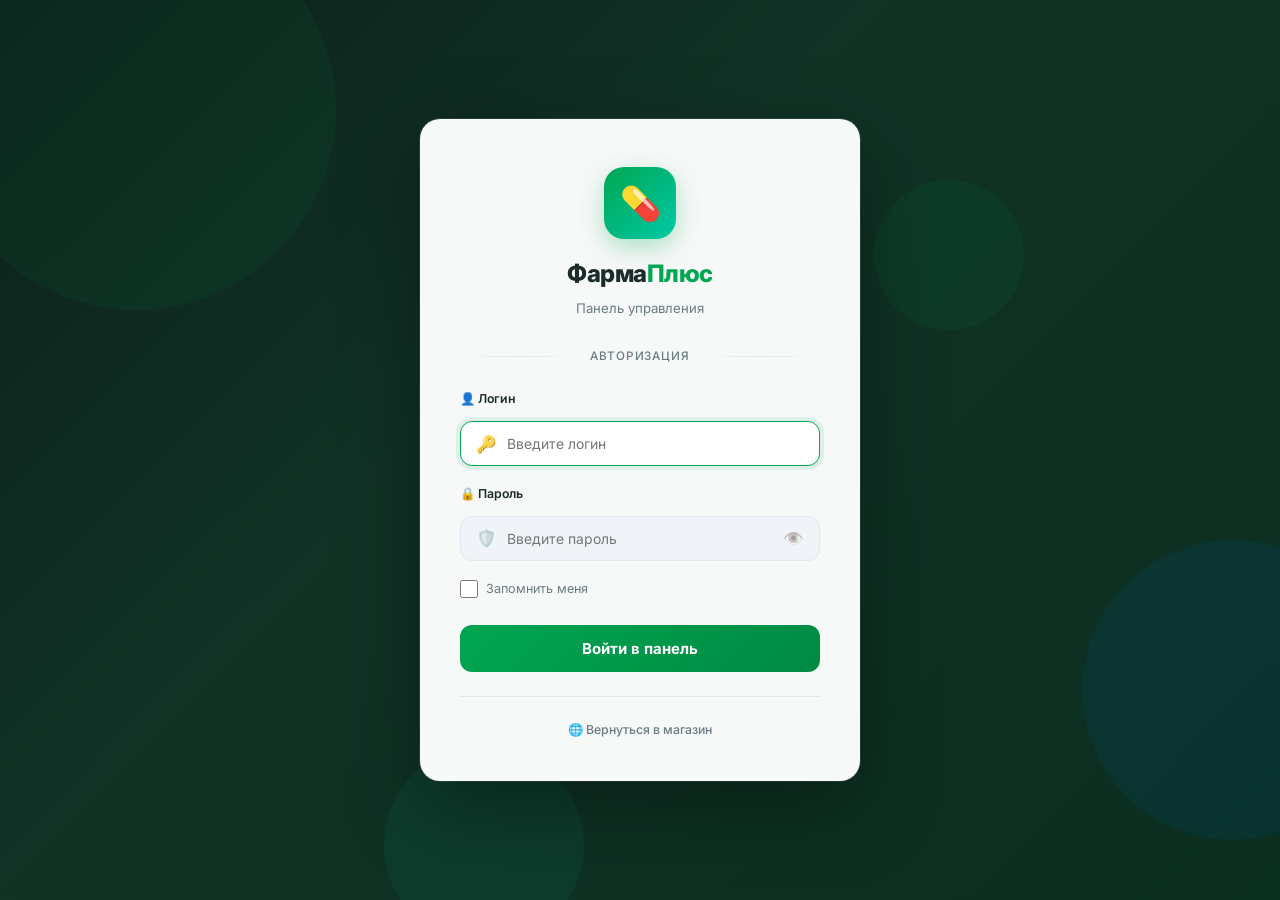
<file: admin/index.html>
<!DOCTYPE html>
<html lang="ru">

<head>
  <meta charset="UTF-8">
  <meta name="viewport" content="width=device-width, initial-scale=1.0">
  <title>Панель управления — ФармаПлюс CMS</title>
  <meta name="description" content="Административная панель управления интернет-аптекой ФармаПлюс">
  <link rel="stylesheet" href="css/admin.css">
</head>

<body>
  <div class="admin-layout">

    <aside class="sidebar" id="admin-sidebar">
      <div class="sidebar__logo">
        <span class="sidebar__logo-icon">💊</span> Фарма<span>Плюс</span>
      </div>
      <nav class="sidebar__nav">
        <a href="index.html" class="sidebar__link sidebar__link--active">
          <span class="sidebar__link-icon">📊</span> Дашборд
        </a>
        <a href="products.html" class="sidebar__link">
          <span class="sidebar__link-icon">📦</span> Товары
        </a>
        <a href="add-product.html" class="sidebar__link">
          <span class="sidebar__link-icon">➕</span> Добавить товар
        </a>
        <a href="orders.html" class="sidebar__link">
          <span class="sidebar__link-icon">🧾</span> Заказы
        </a>
        <a href="categories.html" class="sidebar__link">
          <span class="sidebar__link-icon">📁</span> Категории
        </a>
      </nav>
      <div class="sidebar__footer">
        <a href="../index.html" class="sidebar__store-link">🌐 Перейти в магазин</a>
        <a href="#" class="sidebar__store-link" id="admin-logout-btn" style="margin-top:8px;color:#ff6b6b;">🚪 Выйти</a>
      </div>
    </aside>
    <div style="position:fixed;inset:0;background:rgba(0,0,0,.4);z-index:99;display:none" id="sidebar-overlay"></div>


    <div class="admin-content">
      <header class="admin-header">
        <div class="admin-header__left">
          <button class="admin-header__burger" id="admin-burger"><span></span><span></span><span></span></button>
          <div class="admin-header__search">
            <span class="admin-header__search-icon">🔍</span>
            <input type="text" class="admin-header__search-input" placeholder="Поиск по панели...">
          </div>
        </div>
        <div class="admin-header__right">
          <button class="admin-header__notif">🔔<span class="admin-header__notif-dot"></span></button>
          <div class="admin-header__user">
            <div class="admin-header__avatar">АД</div>
            <div>
              <div class="admin-header__user-name">Администратор</div>
              <div class="admin-header__user-role">Суперадмин</div>
            </div>
          </div>
        </div>
      </header>

      <main class="admin-main">
        <h1 class="admin-page-title">Дашборд</h1>

        <div class="stats-grid" id="stats-grid">
          <div class="stat-card">
            <div class="stat-card__icon stat-card__icon--green">📦</div>
            <div class="stat-card__info">
              <span class="stat-card__value" id="stat-products">0</span>
              <span class="stat-card__label">Всего товаров</span>
              <span class="stat-card__trend stat-card__trend--up">↑ 12%</span>
            </div>
          </div>
          <div class="stat-card">
            <div class="stat-card__icon stat-card__icon--blue">🧾</div>
            <div class="stat-card__info">
              <span class="stat-card__value" id="stat-orders">0</span>
              <span class="stat-card__label">Заказов</span>
              <span class="stat-card__trend stat-card__trend--up">↑ 8%</span>
            </div>
          </div>
          <div class="stat-card">
            <div class="stat-card__icon stat-card__icon--orange">💰</div>
            <div class="stat-card__info">
              <span class="stat-card__value" id="stat-revenue">0 ₽</span>
              <span class="stat-card__label">Выручка</span>
              <span class="stat-card__trend stat-card__trend--up">↑ 15%</span>
            </div>
          </div>
          <div class="stat-card">
            <div class="stat-card__icon stat-card__icon--red">❌</div>
            <div class="stat-card__info">
              <span class="stat-card__value" id="stat-outofstock">0</span>
              <span class="stat-card__label">Нет в наличии</span>
              <span class="stat-card__trend stat-card__trend--down">↓ 3%</span>
            </div>
          </div>
        </div>

        <div class="dashboard-grid">

          <div class="panel">
            <div class="panel__header">
              <h2 class="panel__title">Последние заказы</h2>
              <a href="orders.html" class="btn btn--sm btn--outline">Все заказы →</a>
            </div>
            <div style="overflow-x:auto">
              <table class="admin-table">
                <thead>
                  <tr>
                    <th>ID</th>
                    <th>Покупатель</th>
                    <th>Сумма</th>
                    <th>Статус</th>
                  </tr>
                </thead>
                <tbody id="recent-orders"></tbody>
              </table>
            </div>
          </div>


          <div class="panel">
            <div class="panel__header">
              <h2 class="panel__title">Быстрые действия</h2>
            </div>
            <div class="panel__body">
              <div class="quick-actions">
                <a href="add-product.html" class="quick-action">
                  <span class="quick-action__icon">➕</span>
                  <span class="quick-action__text">Добавить товар</span>
                </a>
                <a href="orders.html" class="quick-action">
                  <span class="quick-action__icon">📋</span>
                  <span class="quick-action__text">Заказы</span>
                </a>
                <a href="categories.html" class="quick-action">
                  <span class="quick-action__icon">📁</span>
                  <span class="quick-action__text">Категории</span>
                </a>
                <a href="products.html" class="quick-action">
                  <span class="quick-action__icon">📦</span>
                  <span class="quick-action__text">Все товары</span>
                </a>
                <a href="../catalog.html" class="quick-action">
                  <span class="quick-action__icon">🌐</span>
                  <span class="quick-action__text">Витрина</span>
                </a>
                <a href="../contacts.html" class="quick-action">
                  <span class="quick-action__icon">📞</span>
                  <span class="quick-action__text">Контакты</span>
                </a>
              </div>
            </div>
          </div>
        </div>
      </main>
    </div>
  </div>

  <script src="js/admin.js"></script>
  <script>
    const user =
      JSON.parse(
        localStorage.getItem(
          'pharma_admin_auth'
        )
      );

    if (
      !user ||
      user.role !== 'ADMIN'
    ) {

      window.location.href =
        'login.html';
    }
    document.addEventListener('DOMContentLoaded', () => {
      const products = getStoredProducts();
      const orders = getStoredOrders();
      const revenue = orders.reduce((s, o) => s + o.total, 0);
      const outOfStock = products.filter(p => !p.inStock).length;

      document.getElementById('stat-products').textContent = products.length;
      document.getElementById('stat-orders').textContent = orders.length;
      document.getElementById('stat-revenue').textContent = formatPrice(revenue);
      document.getElementById('stat-outofstock').textContent = outOfStock;

      const tbody = document.getElementById('recent-orders');
      tbody.innerHTML = orders.slice(0, 5).map(o => `
        <tr>
          <td><strong style="color:var(--admin-accent)">${o.id}</strong></td>
          <td>${o.customer}</td>
          <td><strong>${formatPrice(o.total)}</strong></td>
          <td>${getStatusBadge(o.status)}</td>
        </tr>
      `).join('');
    });
  </script>
</body>

</html>
</file>
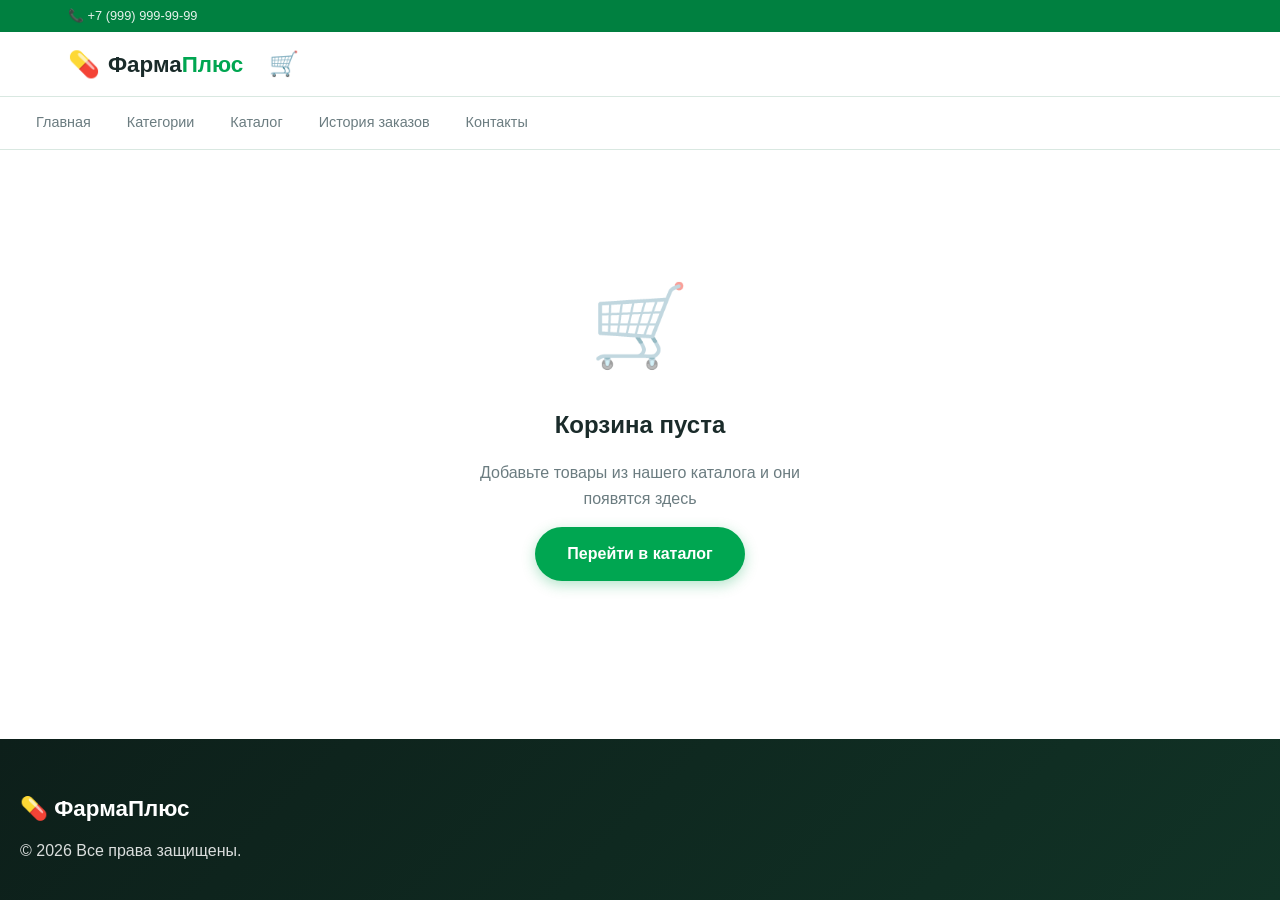
<file: cart.html>
<!doctype html>
<html lang="ru">

<head>
  <meta charset="UTF-8" />
  <meta name="viewport" content="width=device-width, initial-scale=1.0" />
  <title>Корзина покупок — ФармаПлюс</title>
  <meta name="description"
    content="Оформление заказа в интернет-аптеке ФармаПлюс. Быстрая доставка и удобные способы оплаты.">
  <link rel="stylesheet" href="css/style.css">
  <script src="https://api-maps.yandex.ru/2.1/?lang=ru_RU" type="text/javascript"></script>
</head>

<body>
  <!-- HEADER -->
  <header class="header">
    <div class="header__topbar">
      <div class="container header__topbar-inner">
        <span class="header__contact">📞 +7 (999) 999-99-99</span>
      </div>
    </div>
    <div class="header__main">
      <div class="container header__inner">
        <a href="index.html" class="header__logo">
          <span class="header__logo-icon">💊</span>
          <span class="header__logo-text">Фарма<span>Плюс</span></span>
        </a>
        <div class="header__actions">
          <a href="cart.html" class="header__cart">
            🛒 <span class="badge header__cart-badge" style="display:none;">0</span>
          </a>
          <button class="header__burger" id="burger-btn">
            <span></span><span></span><span></span>
          </button>
        </div>
      </div>
    </div>
    <nav class="header__nav">
      <div class="container header__nav-inner">
        <a href="index.html" class="header__nav-link">Главная</a>
        <a href="categories.html" class="header__nav-link">Категории</a>
        <a href="catalog.html" class="header__nav-link">Каталог</a>
        <a href="orders.html" class="header__nav-link">История заказов</a>
        <a href="contacts.html" class="header__nav-link">Контакты</a>
      </div>
    </nav>
  </header>

  <main class="page cart-page">
    <div class="container">


      <div id="cart-view" class="active">

      </div>


      <div id="checkout-view" class="checkout-section">
        <h1 class="section-title" style="margin-bottom: 28px;">Оформление заказа</h1>
        <div class="checkout-grid">
          <div class="checkout-form-container card">
            <form id="checkout-form" onsubmit="event.preventDefault(); placeOrder();">
              <div class="checkout-form__group">
                <label class="form-label">Получатель</label>
                <div class="checkout-form__row">
                  <input type="text" placeholder="Имя" class="form-input" required id="order-name" />
                  <input type="tel" placeholder="Телефон" class="form-input" required id="order-phone"
                    pattern="^\+7 \(\d{3}\) \d{3}-\d{2}-\d{2}$" title="Введите номер в формате +7 (999) 999-99-99" />
                </div>
              </div>

              <div class="checkout-form__group">
                <label class="form-label">Способ получения</label>
                <div class="checkout-options">
                  <div class="checkout-option checkout-option--active" onclick="setDelivery('courier')">
                    <span class="checkout-option__icon">🚚</span>
                    <span class="checkout-option__title">Курьер</span>
                  </div>
                  <div class="checkout-option" onclick="setDelivery('pickup')">
                    <span class="checkout-option__icon">🏪</span>
                    <span class="checkout-option__title">Самовывоз</span>
                  </div>
                </div>
              </div>

              <div id="address-fields" class="checkout-form__group">
                <label class="form-label">Адрес доставки</label>
                <div style="display: flex; gap: 8px;">
                  <input type="text" placeholder="Город, улица, дом" class="form-input" required id="order-address"
                    style="flex: 1;" autocomplete="off" />
                  <button type="button" class="btn btn--secondary"
                    onclick="document.getElementById('checkout-map').scrollIntoView({behavior: 'smooth', block: 'center'})">📍
                    Карта</button>
                </div>
                <div id="checkout-map" class="checkout-map-wrap"></div>
              </div>

              <div class="checkout-form__group">
                <label class="form-label">Способ оплаты</label>
                <select class="form-input">
                  <option>При получении (Картой или наличными)</option>
                  <option>Онлайн на сайте</option>
                  <option>СБП</option>
                </select>
              </div>

              <div style="margin-top: 32px; gap: 12px; display: flex;">
                <button type="button" class="btn btn--ghost" onclick="showView('cart')">Назад к корзине</button>
                <button type="submit" class="btn btn--primary btn--lg" style="flex: 1;">Подтвердить заказ</button>
              </div>
            </form>
          </div>


          <div id="checkout-summary" class="cart-summary">
            <!-- Rendered by JS -->
          </div>
        </div>
      </div>

      <!-- STEP 3: SUCCESS -->
      <div id="success-view" class="order-success">
        <div class="order-success__icon">✓</div>
        <h1 class="section-title">Заказ успешно оформлен!</h1>
        <p class="section-subtitle">
          Номер вашего заказа: <span class="order-success__number" id="order-id">#00000</span>
        </p>
        <p>Мы свяжемся с вами в течение 15 минут для подтверждения деталей.</p>
        <div class="order-success__actions">
          <a href="index.html" class="btn btn--primary">На главную</a>
          <a href="catalog.html" class="btn btn--outline">В каталог</a>
        </div>
      </div>

    </div>
  </main>

  <footer class="footer">
    <div class="container footer__inner">
      <div class="footer__brand">
        <a href="index.html" class="footer__logo">💊 ФармаПлюс</a>
        <p>© 2026 Все права защищены.</p>
      </div>
    </div>
  </footer>

  <script src="js/products.js"></script>
  <script src="js/main.js"></script>
  <script>
    let deliveryType = 'courier';

    function renderCart() {
      const cartView = document.getElementById('cart-view');
      const totalItems = cart.reduce((sum, item) => sum + item.quantity, 0);
      const totalPrice = cart.reduce((sum, item) => sum + item.product.price * item.quantity, 0);
      const delivery = totalPrice > 1000 ? 0 : 199;
      const total = totalPrice + delivery;

      if (cart.length === 0) {
        cartView.innerHTML = `
          <div class="cart-empty animate-fadeInUp">
            <div class="cart-empty__icon">🛒</div>
            <h2 class="cart-empty__title">Корзина пуста</h2>
            <p class="cart-empty__desc">Добавьте товары из нашего каталога и они появятся здесь</p>
            <a href="catalog.html" class="btn btn--primary btn--lg">Перейти в каталог</a>
          </div>
        `;
        return;
      }

      let itemsHtml = `
        <h1 class="section-title" style="margin-bottom: 28px;">
          🛒 Корзина <span class="cart-page__count">(${totalItems} товаров)</span>
        </h1>
        <div class="cart-page__layout">
          <div class="cart-page__items">
            <div class="cart-page__items-header">
              <span>${totalItems} товара(ов)</span>
              <button class="btn btn--ghost btn--sm" onclick="clearCart()">🗑 Очистить корзину</button>
            </div>
            <div class="cart-page__list">
      `;

      cart.forEach((item, index) => {
        itemsHtml += `
          <div class="cart-item">
            <img src="${item.product.imageUrl || 'img/placeholder.png'}" alt="${item.product.name}" class="cart-item__image" />
            <div class="cart-item__info">
              <span class="cart-item__category">${item.product.categoryName || ''}</span>
              <p class="cart-item__name">${item.product.name}</p>
              <span class="cart-item__unit-price">${item.product.price} ₽ / шт.</span>
            </div>
            <div class="cart-item__controls">
              <button class="cart-item__qty-btn" onclick="changeQuantity(${index}, -1)" ${item.quantity <= 1 ? 'disabled' : ''}>−</button>
              <span class="cart-item__qty">${item.quantity}</span>
              <button class="cart-item__qty-btn" onclick="changeQuantity(${index}, 1)">+</button>
            </div>
            <div class="cart-item__subtotal">${item.product.price * item.quantity} ₽</div>
            <button class="cart-item__remove btn btn--ghost" onclick="removeItem(${index})">✕</button>
          </div>
        `;
      });

      itemsHtml += `
            </div>
          </div>
          <div class="cart-summary animate-fadeInUp">
            <h3 class="cart-summary__title">Итого</h3>
            <div class="cart-summary__rows">
              <div class="cart-summary__row"><span>Товары (${totalItems} шт.)</span> <span>${totalPrice} ₽</span></div>
              <div class="cart-summary__row">
                <span>Доставка</span>
                <span class="${delivery === 0 ? 'cart-summary__free' : ''}">${delivery === 0 ? 'Бесплатно' : delivery + ' ₽'}</span>
              </div>
            </div>
            <div class="cart-summary__total"><span>Итого</span> <span>${total} ₽</span></div>
            <button class="btn btn--primary btn--lg cart-summary__order" onclick="showView('checkout')">К оформлению</button>
            <a href="catalog.html" class="btn btn--ghost cart-summary__continue">← Продолжить покупки</a>
          </div>
        </div>
      `;

      cartView.innerHTML = itemsHtml;


      document.getElementById('checkout-summary').innerHTML = `
        <h3 class="cart-summary__title">Ваш заказ</h3>
        <div class="cart-summary__rows">
          <div class="cart-summary__row"><span>Товары</span> <span>${totalPrice} ₽</span></div>
          <div class="cart-summary__row"><span>Доставка</span> <span>${delivery === 0 ? 'Бесплатно' : delivery + ' ₽'}</span></div>
        </div>
        <div class="cart-summary__total" style="border-bottom:none; margin-bottom:0;">
          <span>К оплате</span> <span>${total} ₽</span>
        </div>
      `;
    }

    function showView(view) {
      document.getElementById('cart-view').style.display = view === 'cart' ? 'block' : 'none';
      document.getElementById('checkout-view').classList.toggle('checkout-section--active', view === 'checkout');
      document.getElementById('success-view').classList.toggle('order-success--active', view === 'success');
      window.scrollTo({ top: 0, behavior: 'smooth' });
      if (view === 'checkout' && typeof checkoutMap !== 'undefined') {
        setTimeout(() => checkoutMap.container.fitToViewport(), 100);
      }
    }

    function setDelivery(type) {
      deliveryType = type;
      const options = document.querySelectorAll('.checkout-option');
      options[0].classList.toggle('checkout-option--active', type === 'courier');
      options[1].classList.toggle('checkout-option--active', type === 'pickup');

      const addr = document.getElementById('address-fields');
      addr.style.display = type === 'courier' ? 'block' : 'none';
      document.getElementById('order-address').required = type === 'courier';
    }

    function changeQuantity(index, delta) {
      cart[index].quantity += delta;
      if (cart[index].quantity < 1) cart[index].quantity = 1;
      localStorage.setItem('cart', JSON.stringify(cart));
      updateCartBadge();
      renderCart();
    }

    function removeItem(index) {
      cart.splice(index, 1);
      localStorage.setItem('cart', JSON.stringify(cart));
      updateCartBadge();
      renderCart();
    }

    function clearCart() {
      cart = [];
      localStorage.setItem('cart', JSON.stringify(cart));
      updateCartBadge();
      renderCart();
    }

    async function placeOrder() {

      const phoneInput =
        document.getElementById(
          'order-phone'
        );

      const phoneStr =
        phoneInput.value;

      const phoneRegex =
        /^\+7 \(\d{3}\) \d{3}-\d{2}-\d{2}$/;

      if (!phoneRegex.test(phoneStr)) {

        phoneInput.classList.add(
          'form-input--error'
        );

        alert(
          'Введите корректный номер телефона'
        );

        return;
      }

      phoneInput.classList.remove(
        'form-input--error'
      );



      const customerName =
        document.getElementById(
          'order-name'
        ).value.trim();

      const phone =
        document.getElementById(
          'order-phone'
        ).value.trim();

      const address =
        deliveryType === 'courier'

          ? document.getElementById(
            'order-address'
          ).value.trim()

          : 'Самовывоз';



      const totalPrice =
        cart.reduce(

          (sum, item) =>

            sum +
            item.product.price *
            item.quantity,

          0
        );

      const delivery =
        totalPrice > 1000
          ? 0
          : 199;

      const finalTotal =
        totalPrice + delivery;

      const orderData = {

        customerName,
        phone,
        address,
        totalPrice: finalTotal,
        status: 'processing'
      };

      try {

        const response =
          await fetch(
            'http://localhost:8080/api/orders',
            {

              method: 'POST',

              headers: {
                'Content-Type':
                  'application/json'
              },

              body: JSON.stringify(
                orderData
              )
            }
          );

        if (!response.ok) {

          throw new Error(
            'Ошибка заказа'
          );
        }

        const createdOrder =
          await response.json();



        document.getElementById(
          'order-id'
        ).textContent =
          `#${createdOrder.id}`;



        cart = [];

        localStorage.setItem(
          'cart',
          JSON.stringify(cart)
        );

        updateCartBadge();



        showView('success');

      } catch (error) {

        console.error(
          'Ошибка оформления:',
          error
        );

        alert(
          'Ошибка оформления заказа'
        );
      }
    }

    document.addEventListener('DOMContentLoaded', function () {
      renderCart();


      const phoneInput = document.getElementById('order-phone');
      if (phoneInput) {
        phoneInput.addEventListener('input', function (e) {
          var input = e.target.value.replace(/\D/g, '');
          if (!input) { e.target.value = ''; return; }
          if (['7', '8', '9'].indexOf(input[0]) > -1) {
            if (input[0] === '9') input = '7' + input;
            var firstSymbols = (input[0] === '8') ? '8' : '+7';
            var formattedInputValue = firstSymbols + ' ';
            if (input.length > 1) formattedInputValue += '(' + input.substring(1, 4);
            if (input.length >= 5) formattedInputValue += ') ' + input.substring(4, 7);
            if (input.length >= 8) formattedInputValue += '-' + input.substring(7, 9);
            if (input.length >= 10) formattedInputValue += '-' + input.substring(9, 11);
            e.target.value = formattedInputValue;
          } else {
            e.target.value = '+' + input.substring(0, 16);
          }
        });
        phoneInput.addEventListener('keydown', function (e) {
          if (e.keyCode === 8 && e.target.value.replace(/\D/g, '').length === 1) {
            e.target.value = '';
          }
        });
      }
    });

    // Yandex Map 
    let checkoutMap, mapPlacemark;
    if (typeof ymaps !== 'undefined') {
      ymaps.ready(initMap);
    }

    function initMap() {
      checkoutMap = new ymaps.Map("checkout-map", {
        center: [56.129, 40.406], // Vladimir
        zoom: 12,
        controls: ['zoomControl', 'searchControl']
      });

      checkoutMap.events.add('click', function (e) {
        var coords = e.get('coords');

        if (mapPlacemark) {
          mapPlacemark.geometry.setCoordinates(coords);
        } else {
          mapPlacemark = createPlacemark(coords);
          checkoutMap.geoObjects.add(mapPlacemark);
          mapPlacemark.events.add('dragend', function () {
            getAddress(mapPlacemark.geometry.getCoordinates());
          });
        }
        getAddress(coords);
      });

      var searchControl = checkoutMap.controls.get('searchControl');
      searchControl.events.add('resultselect', function (e) {
        var index = e.get('index');
        searchControl.getResult(index).then(function (res) {
          var coords = res.geometry.getCoordinates();
          if (mapPlacemark) {
            mapPlacemark.geometry.setCoordinates(coords);
          } else {
            mapPlacemark = createPlacemark(coords);
            checkoutMap.geoObjects.add(mapPlacemark);
            mapPlacemark.events.add('dragend', function () {
              getAddress(mapPlacemark.geometry.getCoordinates());
            });
          }
          document.getElementById('order-address').value = res.properties.get('text');
        });
      });
    }

    function createPlacemark(coords) {
      return new ymaps.Placemark(coords, {
        iconCaption: 'Поиск...'
      }, {
        preset: 'islands#violetDotIconWithCaption',
        draggable: true
      });
    }

    function getAddress(coords) {
      mapPlacemark.properties.set('iconCaption', 'Поиск...');
      ymaps.geocode(coords).then(function (res) {
        var firstGeoObject = res.geoObjects.get(0);
        if (firstGeoObject) {
          var address = firstGeoObject.getAddressLine();
          document.getElementById('order-address').value = address;
          mapPlacemark.properties.set({
            iconCaption: address,
            balloonContent: address
          });
        }
      });
    }
  </script>
</body>

</html>
</file>
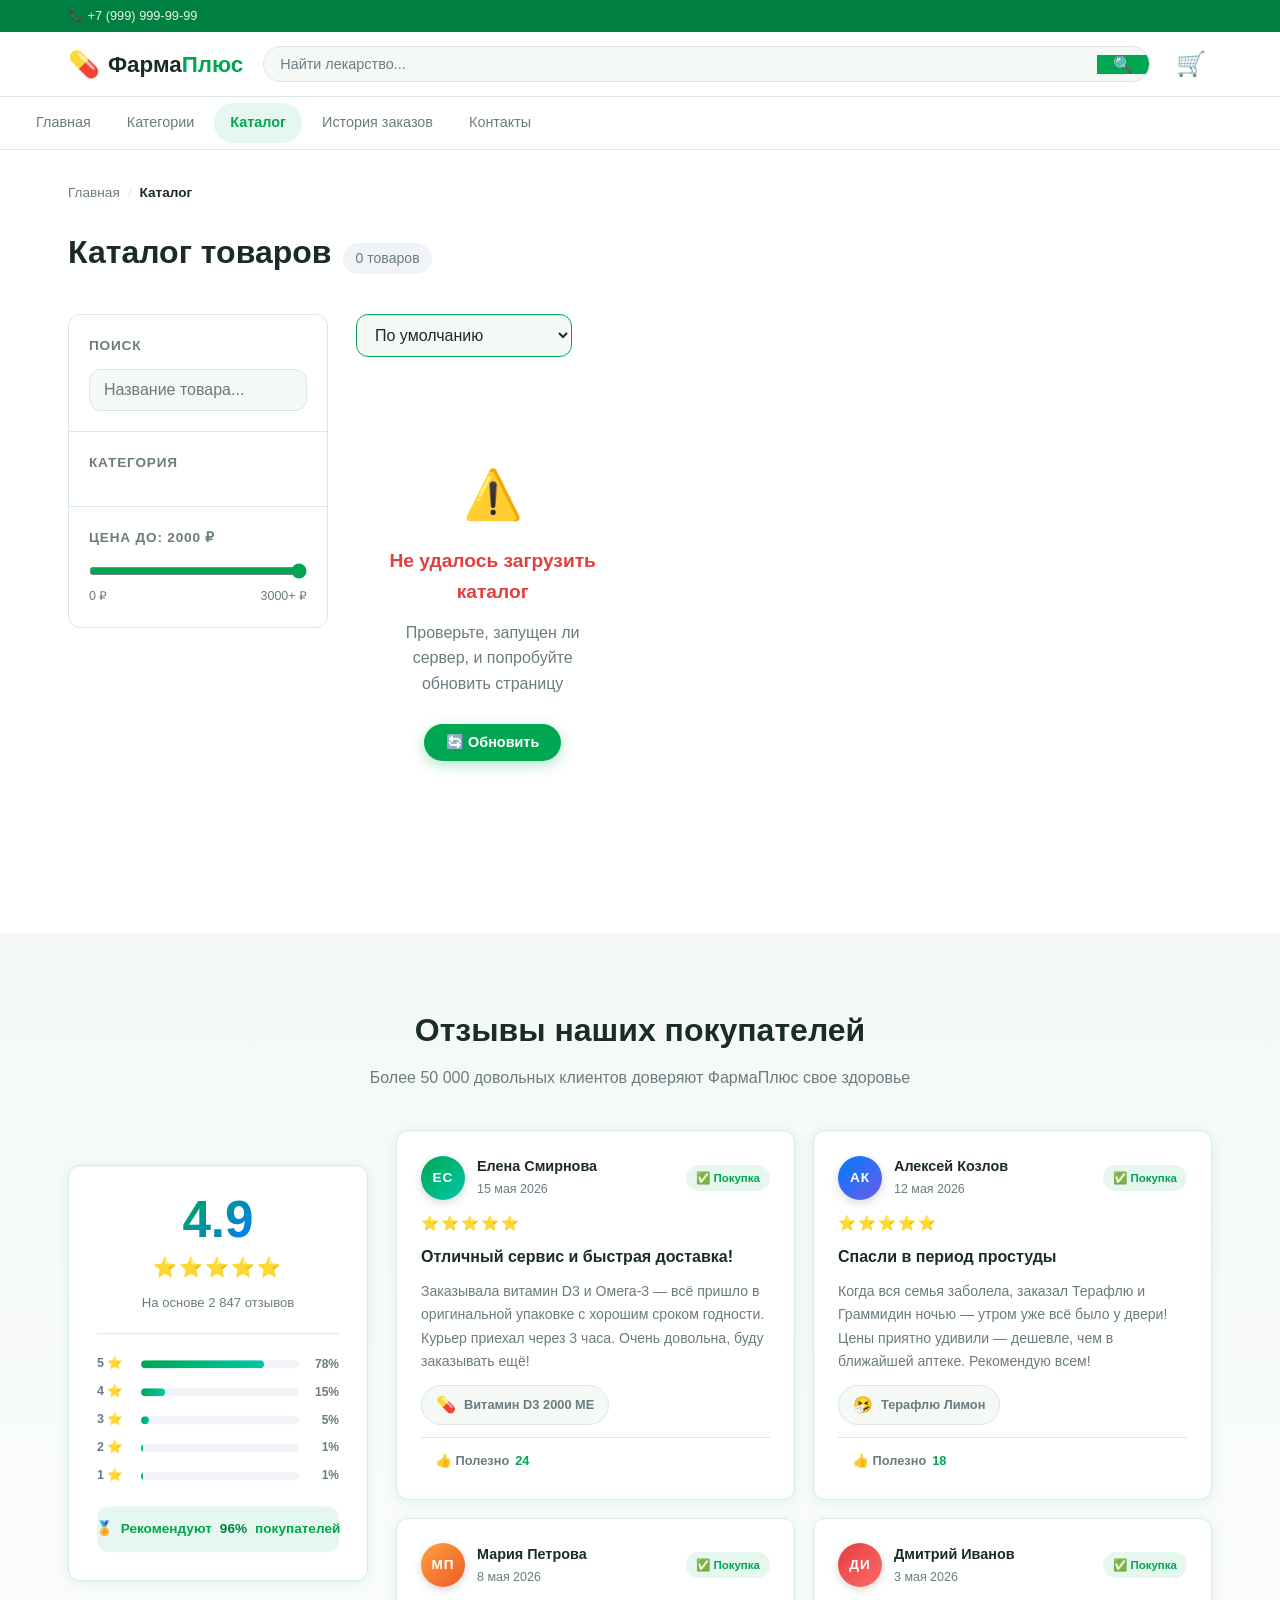
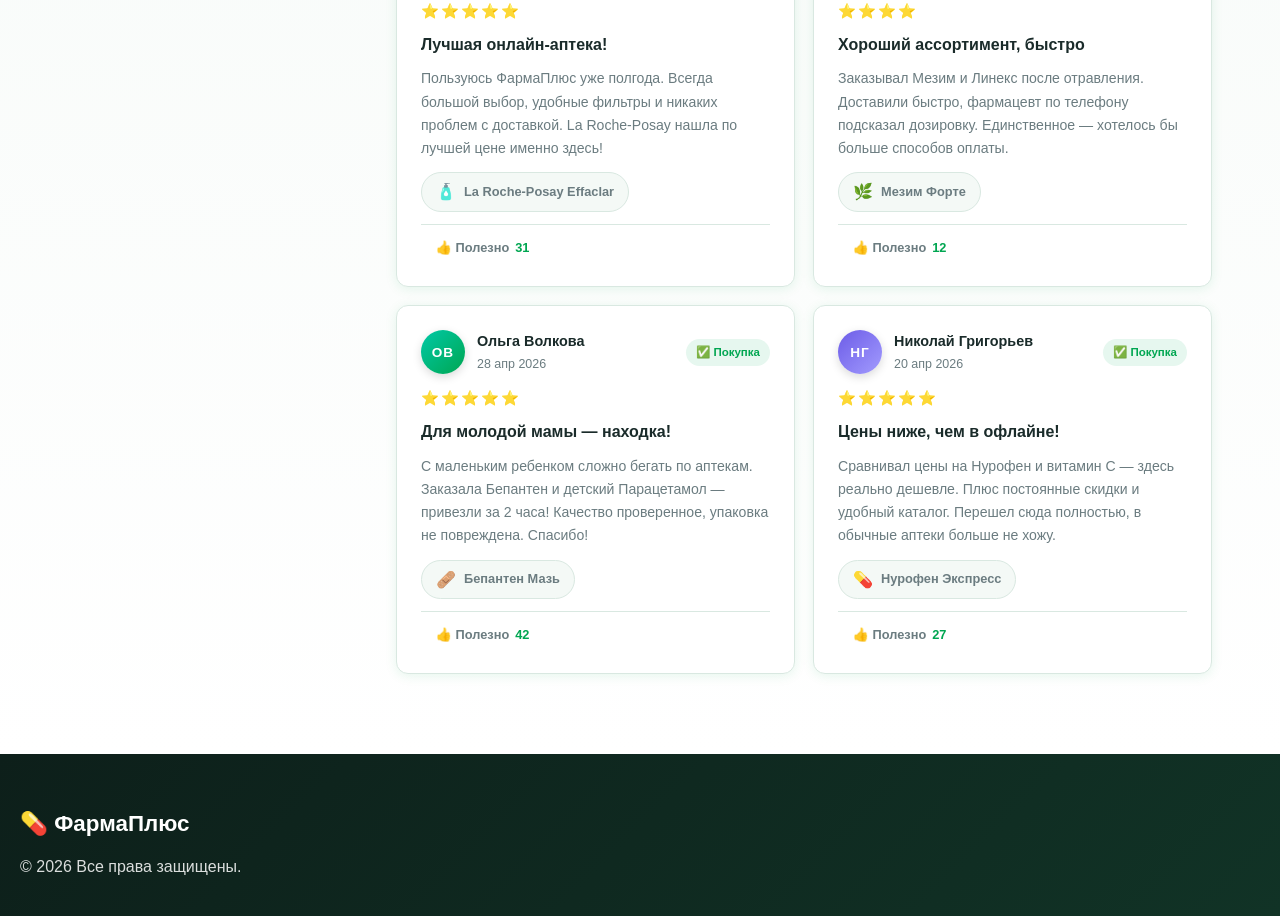
<file: catalog.html>
<!doctype html>
<html lang="ru">

<head>
  <meta charset="UTF-8" />
  <meta name="viewport" content="width=device-width, initial-scale=1.0" />
  <title>Каталог товаров — ФармаПлюс | Лекарства и витамины</title>
  <meta name="description"
    content="Заказывайте сертифицированные лекарства и БАДы в каталоге ФармаПлюс. Удобные фильтры, сортировка и быстрая доставка.">
  <link rel="stylesheet" href="css/style.css">
  <style>
    /* Loader */
    .catalog-loader {
      display: flex;
      flex-direction: column;
      align-items: center;
      justify-content: center;
      padding: 80px 20px;
      gap: 16px;
      grid-column: 1 / -1;
    }

    .catalog-loader__spinner {
      width: 44px;
      height: 44px;
      border: 4px solid #e2e8f0;
      border-top-color: #00a651;
      border-radius: 50%;
      animation: loaderSpin .7s linear infinite;
    }

    .catalog-loader__text {
      color: #6b7c80;
      font-size: .9rem;
      font-weight: 500;
    }

    .catalog-empty--error h3 {
      color: #e53e3e;
    }

    @keyframes loaderSpin {
      to {
        transform: rotate(360deg);
      }
    }
  </style>
</head>

<body>
  <!-- HEADER -->
  <header class="header">
    <div class="header__topbar">
      <div class="container header__topbar-inner">
        <span class="header__contact">📞 +7 (999) 999-99-99</span>
      </div>
    </div>
    <div class="header__main">
      <div class="container header__inner">
        <a href="index.html" class="header__logo">
          <span class="header__logo-icon">💊</span>
          <span class="header__logo-text">Фарма<span>Плюс</span></span>
        </a>
        <form class="header__search" action="catalog.html" method="GET">
          <input class="header__search-input" type="text" name="search" placeholder="Найти лекарство..."
            id="search-input" />
          <button type="submit" class="header__search-btn">🔍</button>
        </form>
        <div class="header__actions">
          <a href="cart.html" class="header__cart">
            🛒 <span class="badge header__cart-badge" style="display:none;">0</span>
          </a>
          <button class="header__burger" id="burger-btn">
            <span></span><span></span><span></span>
          </button>
        </div>
      </div>
    </div>
    <nav class="header__nav">
      <div class="container header__nav-inner">
        <a href="index.html" class="header__nav-link">Главная</a>
        <a href="categories.html" class="header__nav-link">Категории</a>
        <a href="catalog.html" class="header__nav-link header__nav-link--active">Каталог</a>
        <a href="orders.html" class="header__nav-link">История заказов</a>
        <a href="contacts.html" class="header__nav-link">Контакты</a>
      </div>
    </nav>
  </header>

  <main class="page catalog-page">
    <div class="container">
      <nav class="breadcrumbs">
        <a href="index.html" class="breadcrumbs__link">Главная</a>
        <span class="breadcrumbs__sep">/</span>
        <span class="breadcrumbs__item--active">Каталог</span>
      </nav>

      <div class="catalog-page__header">
        <h1 class="section-title">Каталог товаров</h1>
        <span class="catalog-page__count" id="results-count">0 товаров</span>
      </div>

      <div class="catalog-page__layout">

        <aside class="catalog-sidebar">
          <div class="catalog-sidebar__section">
            <h3 class="catalog-sidebar__title">Поиск</h3>
            <input type="text" id="filter-search" placeholder="Название товара..."
              class="form-input catalog-sidebar__search" />
          </div>

          <div class="catalog-sidebar__section">
            <h3 class="catalog-sidebar__title">Категория</h3>
            <div class="catalog-sidebar__cats" id="filter-categories">

            </div>
          </div>

          <div class="catalog-sidebar__section">
            <h3 class="catalog-sidebar__title" id="price-label">Цена до: 2000 ₽</h3>
            <input type="range" min="0" max="3000" value="3000" id="price-range" class="catalog-sidebar__range" />
            <div class="catalog-sidebar__range-labels">
              <span>0 ₽</span><span>3000+ ₽</span>
            </div>
          </div>
        </aside>


        <div class="catalog-main">
          <div class="catalog-main__toolbar">
            <select class="form-input catalog-main__sort" id="sort-select">
              <option value="default">По умолчанию</option>
              <option value="price_asc">Цена: по возрастанию</option>
              <option value="price_desc">Цена: по убыванию</option>
              <option value="name_asc">Название: А–Я</option>
            </select>
          </div>

          <div class="catalog-grid" id="catalog-grid">

          </div>

          <div class="catalog-pagination" id="pagination">

          </div>
        </div>
      </div>
    </div>
  </main>


  <section class="reviews-section" id="reviews-section">
    <div class="container">
      <div class="section-header">
        <h2 class="section-title">Отзывы наших покупателей</h2>
        <p class="section-subtitle">Более 50 000 довольных клиентов доверяют ФармаПлюс свое здоровье</p>
      </div>

      <div class="reviews-layout">

        <div class="reviews-summary card">
          <div class="reviews-summary__score">
            <span class="reviews-summary__number">4.9</span>
            <div class="reviews-summary__stars">⭐⭐⭐⭐⭐</div>
            <span class="reviews-summary__count">На основе 2 847 отзывов</span>
          </div>
          <div class="reviews-summary__bars">
            <div class="reviews-bar">
              <span class="reviews-bar__label">5 ⭐</span>
              <div class="reviews-bar__track">
                <div class="reviews-bar__fill" style="width: 78%"></div>
              </div>
              <span class="reviews-bar__pct">78%</span>
            </div>
            <div class="reviews-bar">
              <span class="reviews-bar__label">4 ⭐</span>
              <div class="reviews-bar__track">
                <div class="reviews-bar__fill" style="width: 15%"></div>
              </div>
              <span class="reviews-bar__pct">15%</span>
            </div>
            <div class="reviews-bar">
              <span class="reviews-bar__label">3 ⭐</span>
              <div class="reviews-bar__track">
                <div class="reviews-bar__fill" style="width: 5%"></div>
              </div>
              <span class="reviews-bar__pct">5%</span>
            </div>
            <div class="reviews-bar">
              <span class="reviews-bar__label">2 ⭐</span>
              <div class="reviews-bar__track">
                <div class="reviews-bar__fill" style="width: 1%"></div>
              </div>
              <span class="reviews-bar__pct">1%</span>
            </div>
            <div class="reviews-bar">
              <span class="reviews-bar__label">1 ⭐</span>
              <div class="reviews-bar__track">
                <div class="reviews-bar__fill" style="width: 1%"></div>
              </div>
              <span class="reviews-bar__pct">1%</span>
            </div>
          </div>
          <div class="reviews-summary__badge">
            <span>🏅</span> Рекомендуют <strong>96%</strong> покупателей
          </div>
        </div>


        <div class="reviews-grid" id="reviews-grid">

          <div class="review-card card animate-fadeInUp" style="animation-delay: 0s">
            <div class="review-card__header">
              <div class="review-card__avatar" style="background: linear-gradient(135deg, #00a651, #00c9a7)">ЕС</div>
              <div class="review-card__meta">
                <span class="review-card__author">Елена Смирнова</span>
                <span class="review-card__date">15 мая 2026</span>
              </div>
              <span class="review-card__verified" title="Подтверждённая покупка">✅ Покупка</span>
            </div>
            <div class="review-card__stars">⭐⭐⭐⭐⭐</div>
            <h4 class="review-card__title">Отличный сервис и быстрая доставка!</h4>
            <p class="review-card__text">Заказывала витамин D3 и Омега-3 — всё пришло в оригинальной упаковке с хорошим
              сроком годности. Курьер приехал через 3 часа. Очень довольна, буду заказывать ещё!</p>
            <div class="review-card__product">
              <span class="review-card__product-icon">💊</span>
              <span>Витамин D3 2000 ME</span>
            </div>
            <div class="review-card__footer">
              <button class="review-card__helpful" id="helpful-btn-1">👍 Полезно <span>24</span></button>
            </div>
          </div>


          <div class="review-card card animate-fadeInUp" style="animation-delay: 0.1s">
            <div class="review-card__header">
              <div class="review-card__avatar" style="background: linear-gradient(135deg, #007bff, #6c5ce7)">АК</div>
              <div class="review-card__meta">
                <span class="review-card__author">Алексей Козлов</span>
                <span class="review-card__date">12 мая 2026</span>
              </div>
              <span class="review-card__verified" title="Подтверждённая покупка">✅ Покупка</span>
            </div>
            <div class="review-card__stars">⭐⭐⭐⭐⭐</div>
            <h4 class="review-card__title">Спасли в период простуды</h4>
            <p class="review-card__text">Когда вся семья заболела, заказал Терафлю и Граммидин ночью — утром уже всё
              было у двери! Цены приятно удивили — дешевле, чем в ближайшей аптеке. Рекомендую всем!</p>
            <div class="review-card__product">
              <span class="review-card__product-icon">🤧</span>
              <span>Терафлю Лимон</span>
            </div>
            <div class="review-card__footer">
              <button class="review-card__helpful" id="helpful-btn-2">👍 Полезно <span>18</span></button>
            </div>
          </div>


          <div class="review-card card animate-fadeInUp" style="animation-delay: 0.2s">
            <div class="review-card__header">
              <div class="review-card__avatar" style="background: linear-gradient(135deg, #ff9f43, #ee5a24)">МП</div>
              <div class="review-card__meta">
                <span class="review-card__author">Мария Петрова</span>
                <span class="review-card__date">8 мая 2026</span>
              </div>
              <span class="review-card__verified" title="Подтверждённая покупка">✅ Покупка</span>
            </div>
            <div class="review-card__stars">⭐⭐⭐⭐⭐</div>
            <h4 class="review-card__title">Лучшая онлайн-аптека!</h4>
            <p class="review-card__text">Пользуюсь ФармаПлюс уже полгода. Всегда большой выбор, удобные фильтры и
              никаких проблем с доставкой. La Roche-Posay нашла по лучшей цене именно здесь!</p>
            <div class="review-card__product">
              <span class="review-card__product-icon">🧴</span>
              <span>La Roche-Posay Effaclar</span>
            </div>
            <div class="review-card__footer">
              <button class="review-card__helpful" id="helpful-btn-3">👍 Полезно <span>31</span></button>
            </div>
          </div>


          <div class="review-card card animate-fadeInUp" style="animation-delay: 0.3s">
            <div class="review-card__header">
              <div class="review-card__avatar" style="background: linear-gradient(135deg, #e53e3e, #ff6b6b)">ДИ</div>
              <div class="review-card__meta">
                <span class="review-card__author">Дмитрий Иванов</span>
                <span class="review-card__date">3 мая 2026</span>
              </div>
              <span class="review-card__verified" title="Подтверждённая покупка">✅ Покупка</span>
            </div>
            <div class="review-card__stars">⭐⭐⭐⭐</div>
            <h4 class="review-card__title">Хороший ассортимент, быстро</h4>
            <p class="review-card__text">Заказывал Мезим и Линекс после отравления. Доставили быстро, фармацевт по
              телефону подсказал дозировку. Единственное — хотелось бы больше способов оплаты.</p>
            <div class="review-card__product">
              <span class="review-card__product-icon">🌿</span>
              <span>Мезим Форте</span>
            </div>
            <div class="review-card__footer">
              <button class="review-card__helpful" id="helpful-btn-4">👍 Полезно <span>12</span></button>
            </div>
          </div>


          <div class="review-card card animate-fadeInUp" style="animation-delay: 0.4s">
            <div class="review-card__header">
              <div class="review-card__avatar" style="background: linear-gradient(135deg, #00c9a7, #00a651)">ОВ</div>
              <div class="review-card__meta">
                <span class="review-card__author">Ольга Волкова</span>
                <span class="review-card__date">28 апр 2026</span>
              </div>
              <span class="review-card__verified" title="Подтверждённая покупка">✅ Покупка</span>
            </div>
            <div class="review-card__stars">⭐⭐⭐⭐⭐</div>
            <h4 class="review-card__title">Для молодой мамы — находка!</h4>
            <p class="review-card__text">С маленьким ребенком сложно бегать по аптекам. Заказала Бепантен и детский
              Парацетамол — привезли за 2 часа! Качество проверенное, упаковка не повреждена. Спасибо!</p>
            <div class="review-card__product">
              <span class="review-card__product-icon">🩹</span>
              <span>Бепантен Мазь</span>
            </div>
            <div class="review-card__footer">
              <button class="review-card__helpful" id="helpful-btn-5">👍 Полезно <span>42</span></button>
            </div>
          </div>


          <div class="review-card card animate-fadeInUp" style="animation-delay: 0.5s">
            <div class="review-card__header">
              <div class="review-card__avatar" style="background: linear-gradient(135deg, #6c5ce7, #a29bfe)">НГ</div>
              <div class="review-card__meta">
                <span class="review-card__author">Николай Григорьев</span>
                <span class="review-card__date">20 апр 2026</span>
              </div>
              <span class="review-card__verified" title="Подтверждённая покупка">✅ Покупка</span>
            </div>
            <div class="review-card__stars">⭐⭐⭐⭐⭐</div>
            <h4 class="review-card__title">Цены ниже, чем в офлайне!</h4>
            <p class="review-card__text">Сравнивал цены на Нурофен и витамин С — здесь реально дешевле. Плюс постоянные
              скидки и удобный каталог. Перешел сюда полностью, в обычные аптеки больше не хожу.</p>
            <div class="review-card__product">
              <span class="review-card__product-icon">💊</span>
              <span>Нурофен Экспресс</span>
            </div>
            <div class="review-card__footer">
              <button class="review-card__helpful" id="helpful-btn-6">👍 Полезно <span>27</span></button>
            </div>
          </div>
        </div>
      </div>
    </div>
  </section>

  <footer class="footer">
    <div class="container footer__inner">
      <div class="footer__brand">
        <a href="index.html" class="footer__logo">💊 ФармаПлюс</a>
        <p>© 2026 Все права защищены.</p>
      </div>
    </div>
  </footer>

  <script src="js/products.js"></script>
  <script src="js/main.js"></script>
  <script src="js/catalog.js"></script>
  <script>

    document.querySelectorAll('.review-card__helpful').forEach(btn => {
      btn.addEventListener('click', function () {
        if (this.dataset.voted) return;
        this.dataset.voted = '1';
        const span = this.querySelector('span');
        const count = parseInt(span.textContent) + 1;
        span.textContent = count;
        this.style.color = 'var(--color-primary)';
        this.style.background = 'var(--color-primary-light)';
        this.style.borderColor = 'var(--color-primary-light)';
        this.style.pointerEvents = 'none';
      });
    });
  </script>
</body>

</html>
</file>
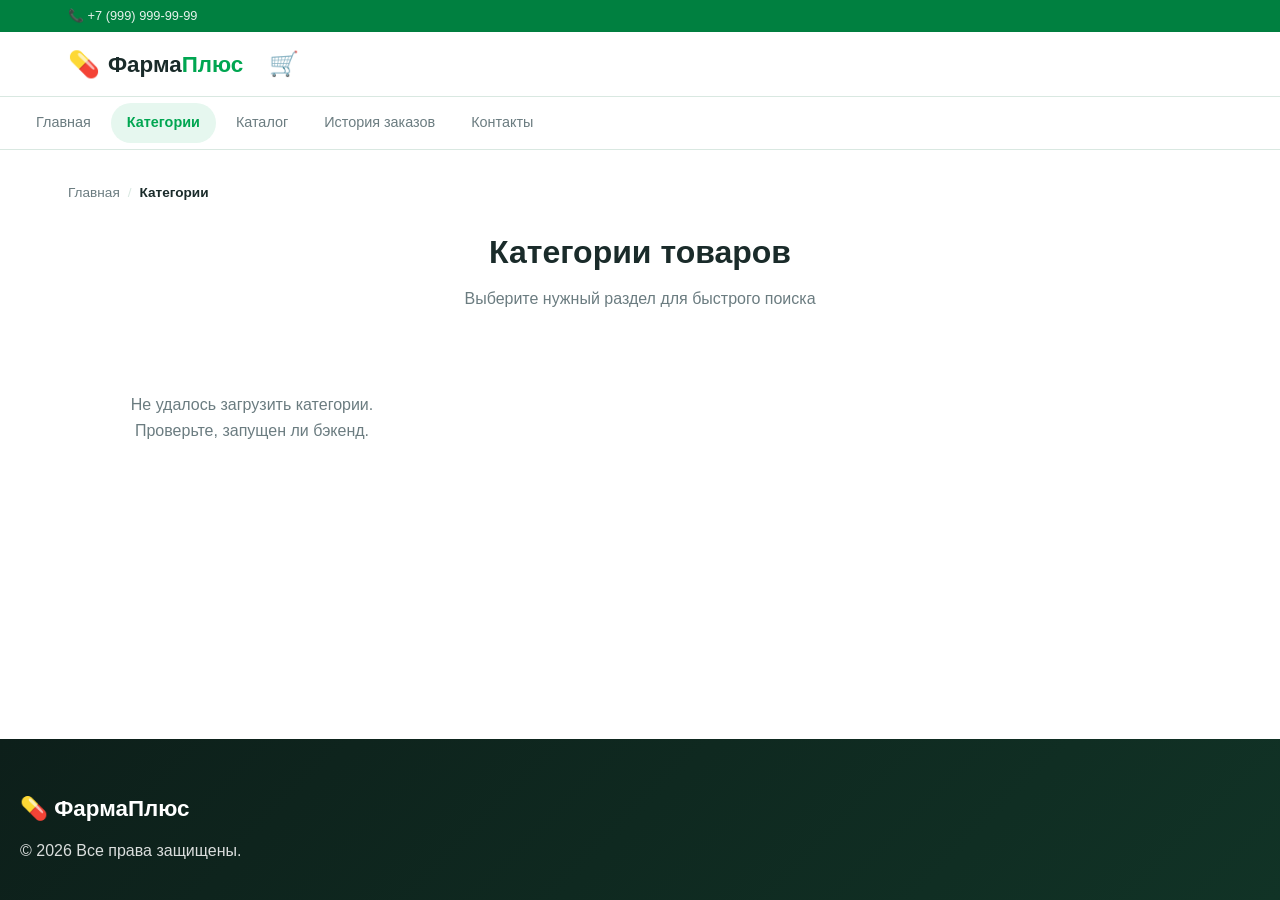
<file: categories.html>
<!doctype html>
<html lang="ru">
<head>
  <meta charset="UTF-8" />
  <meta name="viewport" content="width=device-width, initial-scale=1.0" />
  <title>Категории товаров — ФармаПлюс</title>
  <meta name="description" content="Все категории аптечных товаров: от витаминов до средств первой помощи. Удобный поиск и навигация.">
  <link rel="stylesheet" href="css/style.css">
</head>
<body>
  <!-- HEADER -->
  <header class="header">
    <div class="header__topbar">
      <div class="container header__topbar-inner">
        <span class="header__contact">📞 +7 (999) 999-99-99</span>
      </div>
    </div>
    <div class="header__main">
      <div class="container header__inner">
        <a href="index.html" class="header__logo">
          <span class="header__logo-icon">💊</span>
          <span class="header__logo-text">Фарма<span>Плюс</span></span>
        </a>
        <div class="header__actions">
          <a href="cart.html" class="header__cart">
            🛒 <span class="badge header__cart-badge" style="display:none;">0</span>
          </a>
          <button class="header__burger" id="burger-btn">
            <span></span><span></span><span></span>
          </button>
        </div>
      </div>
    </div>
    <nav class="header__nav">
      <div class="container header__nav-inner">
        <a href="index.html" class="header__nav-link">Главная</a>
        <a href="categories.html" class="header__nav-link header__nav-link--active">Категории</a>
        <a href="catalog.html" class="header__nav-link">Каталог</a>
        <a href="orders.html" class="header__nav-link">История заказов</a>
        <a href="contacts.html" class="header__nav-link">Контакты</a>
      </div>
    </nav>
  </header>

  <main class="page categories-page">
    <div class="container">
      <nav class="breadcrumbs">
        <a href="index.html" class="breadcrumbs__link">Главная</a>
        <span class="breadcrumbs__sep">/</span>
        <span class="breadcrumbs__item--active">Категории</span>
      </nav>

      <div class="section-header">
        <h1 class="section-title">Категории товаров</h1>
        <p class="section-subtitle">Выберите нужный раздел для быстрого поиска</p>
      </div>

      <div class="categories-grid" id="categories-grid">
        <!-- JS Render -->
      </div>
    </div>
  </main>

  <footer class="footer">
    <div class="container footer__inner">
      <div class="footer__brand">
        <a href="index.html" class="footer__logo">💊 ФармаПлюс</a>
        <p>© 2026 Все права защищены.</p>
      </div>
    </div>
  </footer>

  <script src="js/products.js"></script>
  <script src="js/main.js"></script>
  <script>
    document.addEventListener('DOMContentLoaded', async () => {
      const catGrid = document.getElementById('categories-grid');

      try {
        const categories = await fetchCategories();
        const fragment = document.createDocumentFragment();

        categories.forEach(cat => {
          const meta = getCategoryMeta(cat.name);
          const link = document.createElement('a');
          link.href = `catalog.html?category=${encodeURIComponent(cat.name)}`;
          link.className = 'cat-card card animate-fadeInUp';
          link.style.cssText = `--cat-color: ${meta.color}; --cat-bg: ${meta.bg}`;
          link.innerHTML = `
            <div class="cat-card__icon-wrap" style="background: ${meta.bg}">
              <span class="cat-card__icon">${meta.icon}</span>
            </div>
            <div class="cat-card__body">
              <h2 class="cat-card__title">${cat.name}</h2>
              <p class="cat-card__desc">${meta.description}</p>
              <span class="cat-card__link">Смотреть товары →</span>
            </div>
          `;
          fragment.appendChild(link);
        });

        catGrid.appendChild(fragment);

      } catch (error) {
        console.error('Categories load error:', error);
        catGrid.innerHTML = '<p style="color:#6b7c80;text-align:center;padding:40px;">Не удалось загрузить категории. Проверьте, запущен ли бэкенд.</p>';
      }
    });
  </script>
</body>
</html>
</file>
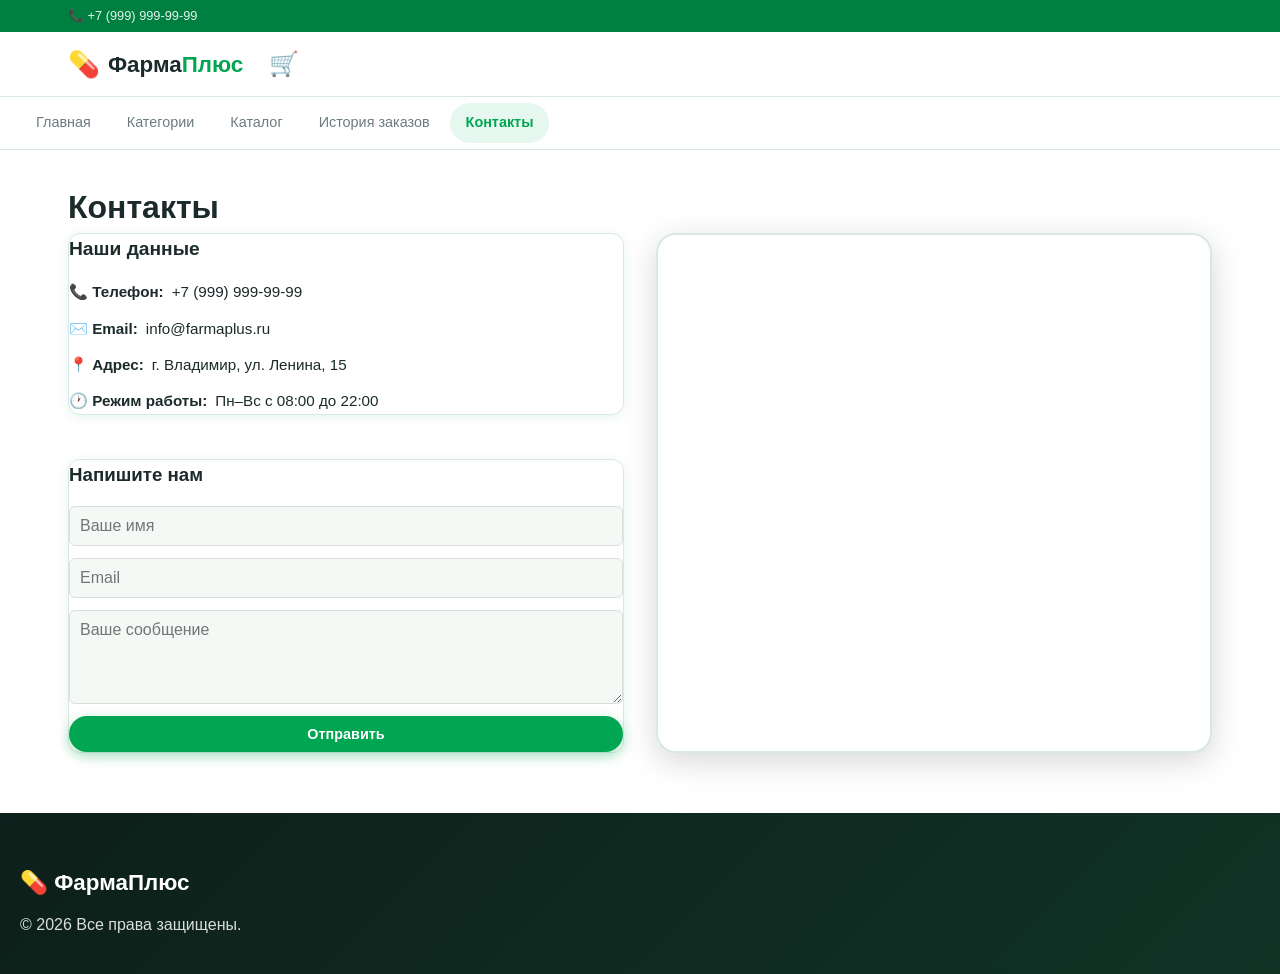
<file: contacts.html>
<!doctype html>
<html lang="ru">

<head>
  <meta charset="UTF-8" />
  <meta name="viewport" content="width=device-width, initial-scale=1.0" />
  <title>Контакты — ФармаПлюс | Мы на карте</title>
  <meta name="description"
    content="Как нас найти: адрес, телефон, электронная почта и интерактивная карта проезда к аптеке ФармаПлюс.">
  <link rel="stylesheet" href="css/style.css">
</head>

<body>
  <!-- HEADER -->
  <header class="header">
    <div class="header__topbar">
      <div class="container header__topbar-inner">
        <span class="header__contact">📞 +7 (999) 999-99-99</span>
      </div>
    </div>
    <div class="header__main">
      <div class="container header__inner">
        <a href="index.html" class="header__logo">
          <span class="header__logo-icon">💊</span>
          <span class="header__logo-text">Фарма<span>Плюс</span></span>
        </a>
        <div class="header__actions">
          <a href="cart.html" class="header__cart">
            🛒 <span class="badge header__cart-badge" style="display:none;">0</span>
          </a>
          <button class="header__burger" id="burger-btn">
            <span></span><span></span><span></span>
          </button>
        </div>
      </div>
    </div>
    <nav class="header__nav">
      <div class="container header__nav-inner">
        <a href="index.html" class="header__nav-link">Главная</a>
        <a href="categories.html" class="header__nav-link">Категории</a>
        <a href="catalog.html" class="header__nav-link">Каталог</a>
        <a href="orders.html" class="header__nav-link">История заказов</a>
        <a href="contacts.html" class="header__nav-link header__nav-link--active">Контакты</a>
      </div>
    </nav>
  </header>

  <main class="page contacts-page">
    <div class="container">
      <h1 class="page-title animate-fadeInUp">Контакты</h1>

      <div class="contacts-grid">
        <div class="contacts-info animate-fadeInLeft">
          <div class="contacts-card card">
            <h2 class="contacts-card__title">Наши данные</h2>
            <ul class="contacts-list">
              <li><strong>📞 Телефон:</strong> +7 (999) 999-99-99</li>
              <li><strong>✉️ Email:</strong> info@farmaplus.ru</li>
              <li><strong>📍 Адрес:</strong> г. Владимир, ул. Ленина, 15</li>
              <li><strong>🕐 Режим работы:</strong> Пн–Вс с 08:00 до 22:00</li>
            </ul>
          </div>

          <div class="contacts-form-wrap card" style="margin-top: 24px;">
            <h3>Напишите нам</h3>
            <form id="contact-form" onsubmit="event.preventDefault(); alert('Сообщение отправлено!'); this.reset();"
              style="display: flex; flex-direction: column; gap: 12px; margin-top: 16px;">
              <input type="text" placeholder="Ваше имя" required class="form-input"
                style="padding: 10px; border: 1px solid #ddd; border-radius: 6px;" />
              <input type="email" placeholder="Email" required class="form-input"
                style="padding: 10px; border: 1px solid #ddd; border-radius: 6px;" />
              <textarea placeholder="Ваше сообщение" required rows="4" class="form-input"
                style="padding: 10px; border: 1px solid #ddd; border-radius: 6px;"></textarea>
              <button type="submit" class="btn btn--primary">Отправить</button>
            </form>
          </div>
        </div>

        <div class="contacts-map card animate-fadeInRight" style="padding: 0; position: relative; overflow: hidden; height: 100%; min-height: 450px; border: 2px solid var(--color-border); border-radius: var(--radius-lg); box-shadow: var(--shadow-lg);">
          <iframe
            src="https://yandex.ru/map-widget/v1/?ll=40.380183%2C56.126435&z=17&pt=40.380183%2C56.126435,pm2rdm"
            width="100%" height="100%" frameborder="0" allowfullscreen="true"
            style="position: absolute; top: 0; left: 0; width: 100%; height: 100%; border: none; display: block;">
          </iframe>
        </div>
      </div>
    </div>
  </main>

  <footer class="footer">
    <div class="container footer__inner">
      <div class="footer__brand">
        <a href="index.html" class="footer__logo">💊 ФармаПлюс</a>
        <p>© 2026 Все права защищены.</p>
      </div>
    </div>
  </footer>

  <script src="js/products.js"></script>
  <script src="js/main.js"></script>
</body>

</html>
</file>
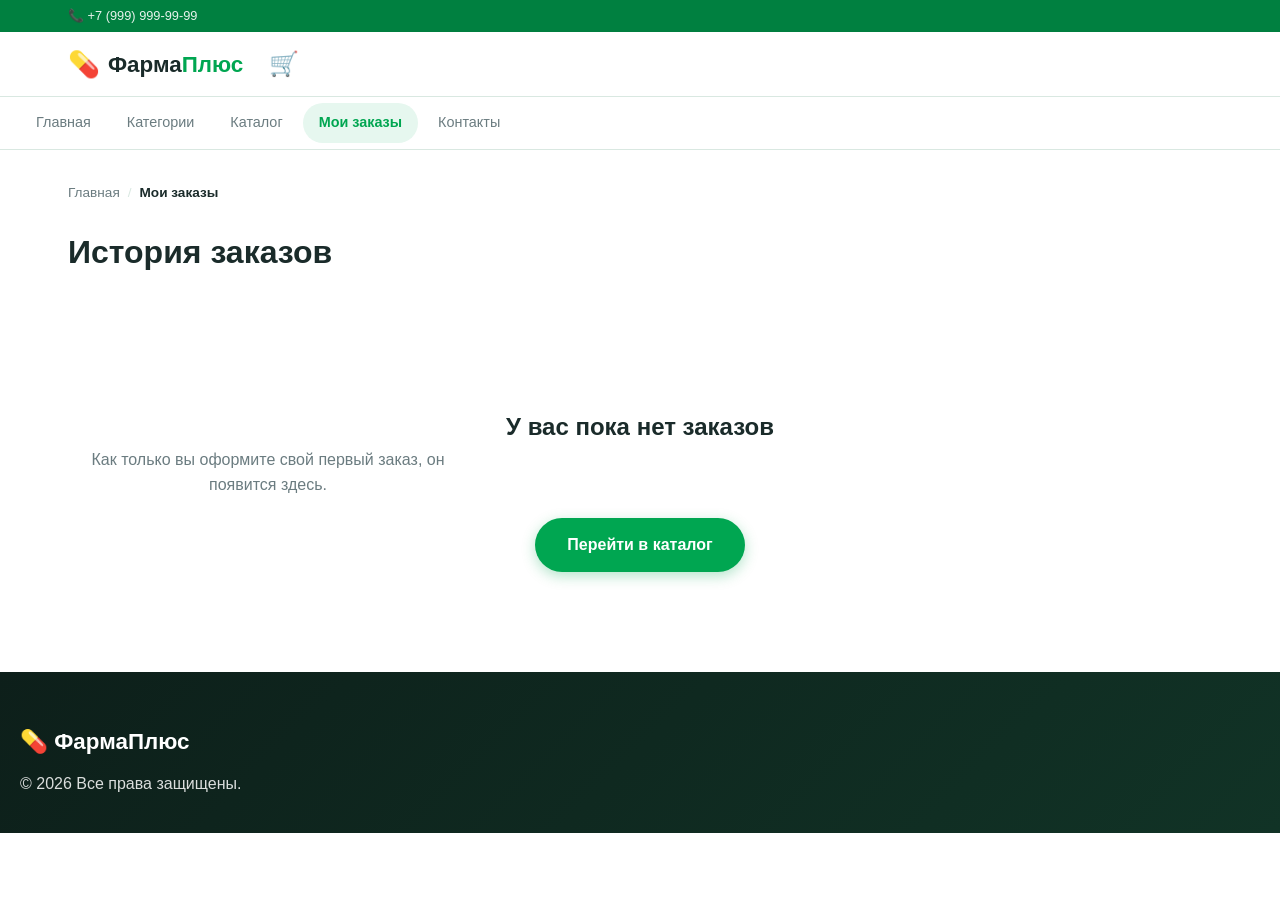
<file: orders.html>
<!doctype html>
<html lang="ru">

<head>
  <meta charset="UTF-8" />
  <meta name="viewport" content="width=device-width, initial-scale=1.0" />
  <title>История заказов — ФармаПлюс</title>
  <meta name="description" content="Просмотр ваших прошлых заказов и статусов доставки в интернет-аптеке ФармаПлюс.">
  <link rel="stylesheet" href="css/style.css">
  <style>
    .orders-list {
      display: flex;
      flex-direction: column;
      gap: 20px;
      margin-top: 30px;
    }

    .order-card {
      background: var(--color-bg);
      border: 1px solid var(--color-border);
      border-radius: var(--radius-md);
      padding: 24px;
      animation: 0.4s both fadeInUp;
    }

    .order-card__header {
      display: flex;
      justify-content: space-between;
      align-items: center;
      border-bottom: 1px solid var(--color-border);
      padding-bottom: 16px;
      margin-bottom: 16px;
    }

    .order-card__id {
      font-weight: 800;
      color: var(--color-primary);
      font-size: 1.1rem;
    }

    .order-card__date {
      color: var(--color-text-muted);
      font-size: 0.9rem;
    }

    .order-card__status {
      background: var(--color-primary-light);
      color: var(--color-primary);
      padding: 4px 12px;
      border-radius: var(--radius-full);
      font-size: 0.8rem;
      font-weight: 700;
    }

    .order-card__items {
      display: flex;
      flex-direction: column;
      gap: 10px;
    }

    .order-card__item {
      display: flex;
      justify-content: space-between;
      font-size: 0.95rem;
    }

    .order-card__footer {
      display: flex;
      justify-content: space-between;
      align-items: center;
      margin-top: 20px;
      padding-top: 16px;
      border-top: 1px dashed var(--color-border);
    }

    .order-card__total-label {
      color: var(--color-text-muted);
    }

    .order-card__total-val {
      font-weight: 800;
      font-size: 1.2rem;
    }

    .orders-empty {
      text-align: center;
      padding: 100px 20px;
    }
  </style>
</head>

<body>
  <!-- HEADER -->
  <header class="header">
    <div class="header__topbar">
      <div class="container header__topbar-inner">
        <span class="header__contact">📞 +7 (999) 999-99-99</span>
      </div>
    </div>
    <div class="header__main">
      <div class="container header__inner">
        <a href="index.html" class="header__logo">
          <span class="header__logo-icon">💊</span>
          <span class="header__logo-text">Фарма<span>Плюс</span></span>
        </a>
        <div class="header__actions">
          <a href="cart.html" class="header__cart">
            🛒 <span class="badge header__cart-badge" style="display:none;">0</span>
          </a>
          <button class="header__burger" id="burger-btn">
            <span></span><span></span><span></span>
          </button>
        </div>
      </div>
    </div>
    <nav class="header__nav">
      <div class="container header__nav-inner">
        <a href="index.html" class="header__nav-link">Главная</a>
        <a href="categories.html" class="header__nav-link">Категории</a>
        <a href="catalog.html" class="header__nav-link">Каталог</a>
        <a href="orders.html" class="header__nav-link header__nav-link--active">Мои заказы</a>
        <a href="contacts.html" class="header__nav-link">Контакты</a>
      </div>
    </nav>
  </header>

  <main class="page orders-page">
    <div class="container">
      <nav class="breadcrumbs">
        <a href="index.html" class="breadcrumbs__link">Главная</a>
        <span class="breadcrumbs__sep">/</span>
        <span class="breadcrumbs__item--active">Мои заказы</span>
      </nav>

      <h1 class="section-title">История заказов</h1>

      <div id="orders-container" class="orders-list">
        <!-- JS Render -->
      </div>
    </div>
    <footer class="footer">
      <div class="container footer__inner">
        <div class="footer__brand">
          <a href="index.html" class="footer__logo">💊 ФармаПлюс</a>
          <p>© 2026 Все права защищены.</p>
        </div>
      </div>
    </footer>

    <script src="js/main.js"></script>
    <script>
      document.addEventListener('DOMContentLoaded', () => {
        const container = document.getElementById('orders-container');
        const orderHistory = JSON.parse(localStorage.getItem('orderHistory') || '[]');

        if (orderHistory.length === 0) {
          container.innerHTML = `
          <div class="orders-empty animate-fadeInUp">
            <h2 class="cart-empty__title">У вас пока нет заказов</h2>
            <p class="cart-empty__desc">Как только вы оформите свой первый заказ, он появится здесь.</p>
            <a href="catalog.html" class="btn btn--primary btn--lg" style="margin-top: 20px;">Перейти в каталог</a>
          </div>
        `;
          return;
        }


        orderHistory.slice().reverse().forEach(order => {
          const date = new Date(order.date).toLocaleString('ru-RU');
          const itemsHtml = order.items.map(item => `
          <div class="order-card__item">
            <span>${item.product.name} × ${item.quantity}</span>
            <span>${item.product.price * item.quantity} ₽</span>
          </div>
        `).join('');

          container.innerHTML += `
          <div class="order-card card">
            <div class="order-card__header">
              <div>
                <span class="order-card__id">Заказ ${order.id}</span>
                <div class="order-card__date">${date}</div>
              </div>
              <span class="order-card__status">Выполнен</span>
            </div>
            <div class="order-card__items">
              ${itemsHtml}
              <div class="order-card__item" style="color: var(--color-text-muted);">
                <span>Доставка</span>
                <span>${order.delivery === 0 ? 'Бесплатно' : order.delivery + ' ₽'}</span>
              </div>
            </div>
            <div class="order-card__footer">
              <span class="order-card__total-label">Общий итог</span>
              <span class="order-card__total-val">${order.total} ₽</span>
            </div>
          </div>
        `;
        });
      });
    </script>
</body>

</html>
</file>
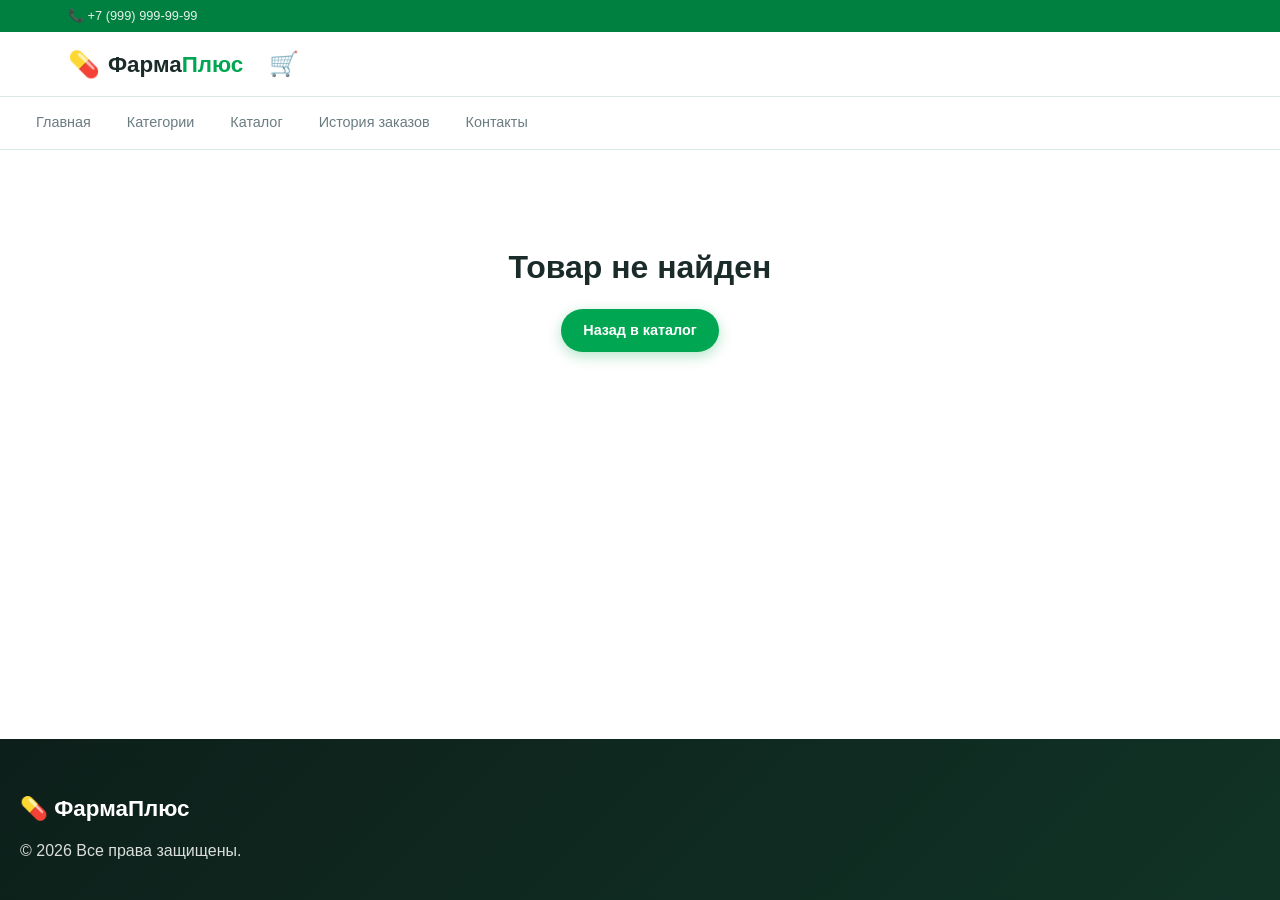
<file: product-page.html>
<!doctype html>
<html lang="ru">

<head>
  <meta charset="UTF-8" />
  <meta name="viewport" content="width=device-width, initial-scale=1.0" />
  <title>Товар — ФармаПлюс</title>
  <meta name="description"
    content="Подробное описание товара, характеристики, рейтинг и отзывы в интернет-аптеке ФармаПлюс.">
  <link rel="stylesheet" href="css/style.css">
</head>

<body>
  <!-- HEADER -->
  <header class="header">
    <div class="header__topbar">
      <div class="container header__topbar-inner">
        <span class="header__contact">📞 +7 (999) 999-99-99</span>
      </div>
    </div>
    <div class="header__main">
      <div class="container header__inner">
        <a href="index.html" class="header__logo">
          <span class="header__logo-icon">💊</span>
          <span class="header__logo-text">Фарма<span>Плюс</span></span>
        </a>
        <div class="header__actions">
          <a href="cart.html" class="header__cart">
            🛒 <span class="badge header__cart-badge" style="display:none;">0</span>
          </a>
          <button class="header__burger" id="burger-btn">
            <span></span><span></span><span></span>
          </button>
        </div>
      </div>
    </div>
    <nav class="header__nav">
      <div class="container header__nav-inner">
        <a href="index.html" class="header__nav-link">Главная</a>
        <a href="categories.html" class="header__nav-link">Категории</a>
        <a href="catalog.html" class="header__nav-link">Каталог</a>
        <a href="orders.html" class="header__nav-link">История заказов</a>
        <a href="contacts.html" class="header__nav-link">Контакты</a>
      </div>
    </nav>
  </header>

  <main class="page product-page" id="product-container">

  </main>

  <footer class="footer">
    <div class="container footer__inner">
      <div class="footer__brand">
        <a href="index.html" class="footer__logo">💊 ФармаПлюс</a>
        <p>© 2026 Все права защищены.</p>
      </div>
    </div>
  </footer>

  <script src="js/products.js"></script>
  <script src="js/main.js"></script>
  <script>
    document.addEventListener('DOMContentLoaded', async () => {
      const urlParams = new URLSearchParams(window.location.search);
      const productId = parseInt(urlParams.get('id'));
      const container = document.getElementById('product-container');

      if (!productId) {
        document.title = 'Товар не найден — ФармаПлюс';
        container.innerHTML = '<div class="container" style="padding:60px 20px;text-align:center;"><h1>Товар не найден</h1><a href="catalog.html" class="btn btn--primary" style="margin-top:16px;">Назад в каталог</a></div>';
        return;
      }


      container.innerHTML = '<div style="display:flex;align-items:center;justify-content:center;padding:80px 20px;gap:12px;"><div style="width:40px;height:40px;border:4px solid #e2e8f0;border-top-color:#00a651;border-radius:50%;animation:spin .7s linear infinite;"></div><span style="color:#6b7c80;">Загрузка...</span></div><style>@keyframes spin{to{transform:rotate(360deg)}}</style>';

      try {
        const product = await fetchProductById(productId);

        document.title = `${product.name} — Купить в ФармаПлюс`;
        const inCart = cart.some(item => item.product.id === product.id);

        container.innerHTML = `
          <div class="container">
            <div class="product-page__grid animate-fadeInUp">
              <div class="product-page__image-wrap">
                ${!product.stock ? '<span class="product-page__badge product-page__badge--out">Нет в наличии</span>' : ''}
                <img src="${product.imageUrl || 'img/placeholder.png'}" alt="${product.name}" class="product-page__image" />
              </div>
              
              <div class="product-page__info">
                <span class="product-page__category">${product.categoryName || 'Без категории'}</span>
                <h1 class="product-page__name">${product.name}</h1>

                <div class="product-page__prices">
                  <span class="product-page__price">${Number(product.price).toLocaleString('ru-RU')} ₽</span>
                </div>

                <div class="product-page__actions">
                  <button 
                    class="btn btn--lg ${inCart ? 'btn--outline' : 'btn--primary'}" 
                    onclick="addToCart(${product.id})" 
                    ${!product.stock ? 'disabled' : ''}
                    id="add-to-cart-${product.id}"
                  >
                    ${inCart ? '✓ В корзине' : 'Добавить в корзину'}
                  </button>
                </div>

                <p class="product-page__desc">${product.description || ''}</p>
                
                <div class="product-page__chars">
                  <div class="product-page__chars-title">Характеристики</div>
                  <table class="product-page__chars-table">
                    <tr class="product-page__chars-row">
                      <td class="product-page__chars-label">Категория</td>
                      <td class="product-page__chars-value">${product.categoryName || '—'}</td>
                    </tr>
                    <tr class="product-page__chars-row">
                      <td class="product-page__chars-label">Наличие</td>
                      <td class="product-page__chars-value">
                        ${product.stock ? '<span class="product-page__in-stock">В наличии</span>' : '<span class="product-page__out-stock">Под заказ</span>'}
                      </td>
                    </tr>
                  </table>
                </div>
              </div>
            </div>
          </div>
        `;
      } catch (error) {
        console.error('Product load error:', error);
        document.title = 'Товар не найден — ФармаПлюс';
        container.innerHTML = '<div class="container" style="padding:60px 20px;text-align:center;"><span style="font-size:3rem;">⚠️</span><h1 style="margin-top:12px;">Товар не найден</h1><p style="color:#6b7c80;margin:8px 0 20px;">Возможно, товар был удалён или сервер недоступен</p><a href="catalog.html" class="btn btn--primary">Назад в каталог</a></div>';
      }
    });
  </script>
</body>

</html>
</file>
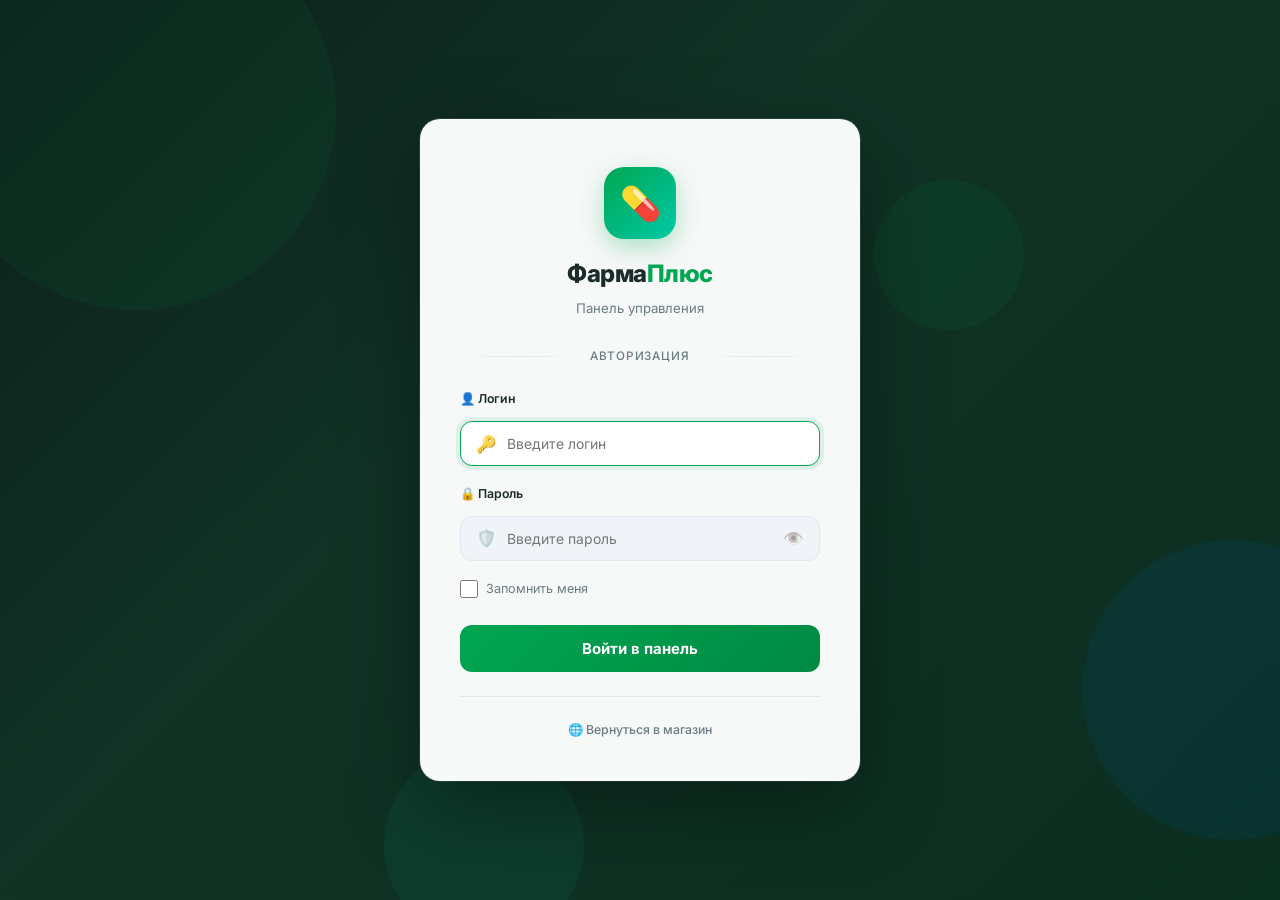
<file: admin/add-product.html>
<!DOCTYPE html>
<html lang="ru">

<head>
  <meta charset="UTF-8">
  <meta name="viewport" content="width=device-width, initial-scale=1.0">
  <title>Добавить товар — ФармаПлюс CMS</title>
  <link rel="stylesheet" href="css/admin.css">
</head>

<body>
  <div class="admin-layout">
    <aside class="sidebar" id="admin-sidebar">
      <div class="sidebar__logo"><span class="sidebar__logo-icon">💊</span> Фарма<span>Плюс</span></div>
      <nav class="sidebar__nav">
        <a href="index.html" class="sidebar__link"><span class="sidebar__link-icon">📊</span> Дашборд</a>
        <a href="products.html" class="sidebar__link"><span class="sidebar__link-icon">📦</span> Товары</a>
        <a href="add-product.html" class="sidebar__link sidebar__link--active"><span class="sidebar__link-icon">➕</span>
          Добавить товар</a>
        <a href="orders.html" class="sidebar__link"><span class="sidebar__link-icon">🧾</span> Заказы</a>
        <a href="categories.html" class="sidebar__link"><span class="sidebar__link-icon">📁</span> Категории</a>
      </nav>
      <div class="sidebar__footer"><a href="../index.html" class="sidebar__store-link">🌐 Перейти в магазин</a><a
          href="#" class="sidebar__store-link" id="admin-logout-btn" style="margin-top:8px;color:#ff6b6b;">🚪 Выйти</a>
      </div>
    </aside>
    <div style="position:fixed;inset:0;background:rgba(0,0,0,.4);z-index:99;display:none" id="sidebar-overlay"></div>

    <div class="admin-content">
      <header class="admin-header">
        <div class="admin-header__left">
          <button class="admin-header__burger" id="admin-burger"><span></span><span></span><span></span></button>
          <a href="products.html" class="btn btn--sm btn--ghost">← Назад к товарам</a>
        </div>
        <div class="admin-header__right">
          <div class="admin-header__user">
            <div class="admin-header__avatar">АД</div>
            <div>
              <div class="admin-header__user-name">Администратор</div>
              <div class="admin-header__user-role">Суперадмин</div>
            </div>
          </div>
        </div>
      </header>

      <main class="admin-main">
        <h1 class="admin-page-title" id="page-title">Добавить товар</h1>

        <div class="panel">
          <div class="panel__body">
            <form id="product-form" novalidate>
              <input type="hidden" id="product-id">
              <div class="form-row">
                <div class="form-group">
                  <label class="form-label form-label--required" for="product-name">Название товара</label>
                  <input type="text" class="form-input" id="product-name" placeholder="Например: Витамин С 1000мг">
                  <span class="form-error" id="error-name">Введите название товара</span>
                </div>
                <div class="form-group">
                  <label class="form-label form-label--required" for="product-category">Категория</label>
                  <select class="form-select" id="product-category">
                    <option value="">Выберите категорию</option>
                  </select>
                  <span class="form-error" id="error-category">Выберите категорию</span>
                </div>
              </div>

              <div class="form-group">
                <label class="form-label form-label--required" for="product-description">Описание</label>
                <textarea class="form-textarea" id="product-description"
                  placeholder="Подробное описание товара..."></textarea>
                <span class="form-error" id="error-description">Введите описание</span>
              </div>

              <div class="form-row">
                <div class="form-group">
                  <label class="form-label form-label--required" for="product-price">Цена (₽)</label>
                  <input type="number" class="form-input" id="product-price" placeholder="0" min="0">
                  <span class="form-error" id="error-price">Укажите цену</span>
                </div>
                <div class="form-group">
                  <label class="form-label" for="product-oldprice">Старая цена (₽)</label>
                  <input type="number" class="form-input" id="product-oldprice" placeholder="Необязательно" min="0">
                  <span class="form-hint">Оставьте пустым, если скидки нет</span>
                </div>
              </div>

              <div class="form-row">
                <div class="form-group">
                  <label class="form-label" for="product-image-url">Ссылка на изображение</label>
                  <input type="text" class="form-input" id="product-image-url" placeholder="img/product.png">
                </div>
                <div class="form-group">
                  <label class="form-label">Наличие</label>
                  <div style="display:flex;align-items:center;gap:12px;padding-top:4px">
                    <label class="form-switch">
                      <input type="checkbox" id="product-instock" checked>
                      <span class="form-switch__slider"></span>
                    </label>
                    <span id="stock-label" style="font-size:.9rem;font-weight:500">В наличии</span>
                  </div>
                </div>
              </div>

              <div class="form-group">
                <label class="form-label">Превью изображения</label>
                <div class="image-upload" id="image-upload-area">
                  <div class="image-upload__icon">📷</div>
                  <div class="image-upload__text">Нажмите или перетащите изображение</div>
                  <img class="image-upload__preview" id="image-preview" alt="Превью">
                  <input type="file" id="product-image-file" accept="image/*">
                </div>
              </div>

              <div style="display:flex;gap:12px;justify-content:flex-end;padding-top:12px">
                <a href="products.html" class="btn btn--outline">Отмена</a>
                <button type="submit" class="btn btn--primary" id="submit-btn">💾 Сохранить товар</button>
              </div>
            </form>
          </div>
        </div>
      </main>
    </div>
  </div>

  <script src="js/admin.js"></script>
  <script>

    let editingId = null;

    document.addEventListener(
      'DOMContentLoaded',
      initPage
    );
    /*запуск страницы, загрузка товаров и всего остального*/
    async function initPage() {

      const params =
        new URLSearchParams(
          window.location.search
        );

      editingId = params.get('id');

      await loadCategories();

      if (editingId) {

        const title =
          document.getElementById(
            'page-title'
          );

        if (title) {
          title.textContent =
            'Редактировать товар';
        }

        const submitBtn =
          document.getElementById(
            'submit-btn'
          );

        if (submitBtn) {
          submitBtn.textContent =
            '💾 Обновить товар';
        }

        await loadProduct(editingId);
      }

      const stockCheckbox =
        document.getElementById(
          'product-instock'
        );

      if (stockCheckbox) {

        stockCheckbox.addEventListener(
          'change',
          updateStockLabel
        );
      }

      const form =
        document.getElementById(
          'product-form'
        );

      if (form) {

        form.addEventListener(
          'submit',
          handleSubmit
        );
      }

      const imageInput =
        document.getElementById(
          'product-image-url'
        );

      if (imageInput) {

        imageInput.addEventListener(
          'input',
          updateImagePreview
        );
      }

      const uploadArea =
        document.getElementById(
          'image-upload-area'
        );

      const fileInput =
        document.getElementById(
          'product-image-file'
        );

      if (uploadArea && fileInput) {

        uploadArea.addEventListener(
          'click',
          () => fileInput.click()
        );

        fileInput.addEventListener(
          'change',
          handleFileSelect
        );
      }
    }

    /*  подгружает категории */

    async function loadCategories() {

      try {

        const response = await fetch(
          'http://localhost:8080/api/categories'
        );

        const categories =
          await response.json();

        const select =
          document.getElementById(
            'product-category'
          );

        if (!select) return;

        select.innerHTML =
          `
        <option value="">
          Выберите категорию
        </option>
      `;

        categories.forEach(c => {

          select.innerHTML += `
        <option value="${c.id}">
          ${c.name}
        </option>
      `;
        });

      } catch (error) {

        console.error(
          'Ошибка загрузки категорий:',
          error
        );
      }
    }

    /*загружает информацию о товаре*/

    async function loadProduct(id) {

      try {

        const response = await fetch(
          `http://localhost:8080/api/products/${id}`
        );

        const p =
          await response.json();

        const idField =
          document.getElementById(
            'product-id'
          );

        if (idField) {
          idField.value = p.id;
        }

        const nameField =
          document.getElementById(
            'product-name'
          );

        if (nameField) {
          nameField.value = p.name;
        }

        const categoryField =
          document.getElementById(
            'product-category'
          );

        if (categoryField) {
          categoryField.value =
            p.categoryId;
        }

        const descField =
          document.getElementById(
            'product-description'
          );

        if (descField) {
          descField.value =
            p.description || '';
        }

        const priceField =
          document.getElementById(
            'product-price'
          );

        if (priceField) {
          priceField.value =
            p.price;
        }

        const imageField =
          document.getElementById(
            'product-image-url'
          );

        if (imageField) {
          imageField.value =
            p.imageUrl || '';
        }

        const stockField =
          document.getElementById(
            'product-instock'
          );

        if (stockField) {
          stockField.checked =
            p.stock;
        }

        updateStockLabel();

        if (p.imageUrl) {

          const preview =
            document.getElementById(
              'image-preview'
            );

          if (preview) {

            preview.src =
              `../${p.imageUrl}`;

            preview.style.display =
              'block';
          }

          uploadArea =
            document.getElementById(
              'image-upload-area'
            );

          if (uploadArea) {

            uploadArea.classList.add(
              'image-upload--has-image'
            );
          }
        }

      } catch (error) {

        console.error(
          'Ошибка загрузки товара:',
          error
        );
      }
    }

    /* обновляет превью изображения*/

    function updateImagePreview(e) {

      const value =
        e.target.value;

      const preview =
        document.getElementById(
          'image-preview'
        );

      if (!preview) return;

      if (value) {

        preview.src =
          `../${value}`;

        preview.style.display =
          'block';

        const uploadArea =
          document.getElementById(
            'image-upload-area'
          );

        if (uploadArea) {

          uploadArea.classList.add(
            'image-upload--has-image'
          );
        }
      }
    }
    /* показывает выбранный файл  */
    function handleFileSelect(e) {

      const file =
        e.target.files[0];

      if (!file) return;

      const reader =
        new FileReader();

      reader.onload = ev => {

        const preview =
          document.getElementById(
            'image-preview'
          );

        if (!preview) return;

        preview.src =
          ev.target.result;

        preview.style.display =
          'block';

        const uploadArea =
          document.getElementById(
            'image-upload-area'
          );

        if (uploadArea) {

          uploadArea.classList.add(
            'image-upload--has-image'
          );
        }
      };

      reader.readAsDataURL(file);
    }

    /*обновление метки наличия товара */

    function updateStockLabel() {

      const checkbox =
        document.getElementById(
          'product-instock'
        );

      const label =
        document.getElementById(
          'stock-label'
        );

      if (!checkbox || !label) return;

      label.textContent =
        checkbox.checked
          ? 'В наличии'
          : 'Нет в наличии';
    }

    /* сохраняет товар и отправляет все на сервер*/
    async function handleSubmit(e) {

      e.preventDefault();

      const name =
        document.getElementById(
          'product-name'
        )?.value.trim();

      const categoryId =
        parseInt(
          document.getElementById(
            'product-category'
          )?.value
        );

      const description =
        document.getElementById(
          'product-description'
        )?.value.trim();

      const price =
        parseFloat(
          document.getElementById(
            'product-price'
          )?.value
        );

      const imageUrl =
        document.getElementById(
          'product-image-url'
        )?.value.trim();

      const stock =
        document.getElementById(
          'product-instock'
        )?.checked;

      const productData = {

        name,
        description,
        price,
        imageUrl,
        stock,
        categoryId
      };

      try {

        /* UPDATE */

        if (editingId) {

          await fetch(
            `http://localhost:8080/api/products/${editingId}`,
            {

              method: 'PUT',

              headers: {
                'Content-Type':
                  'application/json'
              },

              body: JSON.stringify(
                productData
              )
            }
          );

          alert(
            'Товар обновлён'
          );
        }

        /* CREATE */

        else {

          await fetch(
            'http://localhost:8080/api/products',
            {

              method: 'POST',

              headers: {
                'Content-Type':
                  'application/json'
              },

              body: JSON.stringify(
                productData
              )
            }
          );

          alert(
            'Товар добавлен'
          );
        }

        window.location.href =
          'products.html';

      } catch (error) {

        console.error(
          'Ошибка сохранения:',
          error
        );

        alert(
          'Ошибка сохранения товара'
        );
      }
    }

  </script>
</body>

</html>
</file>
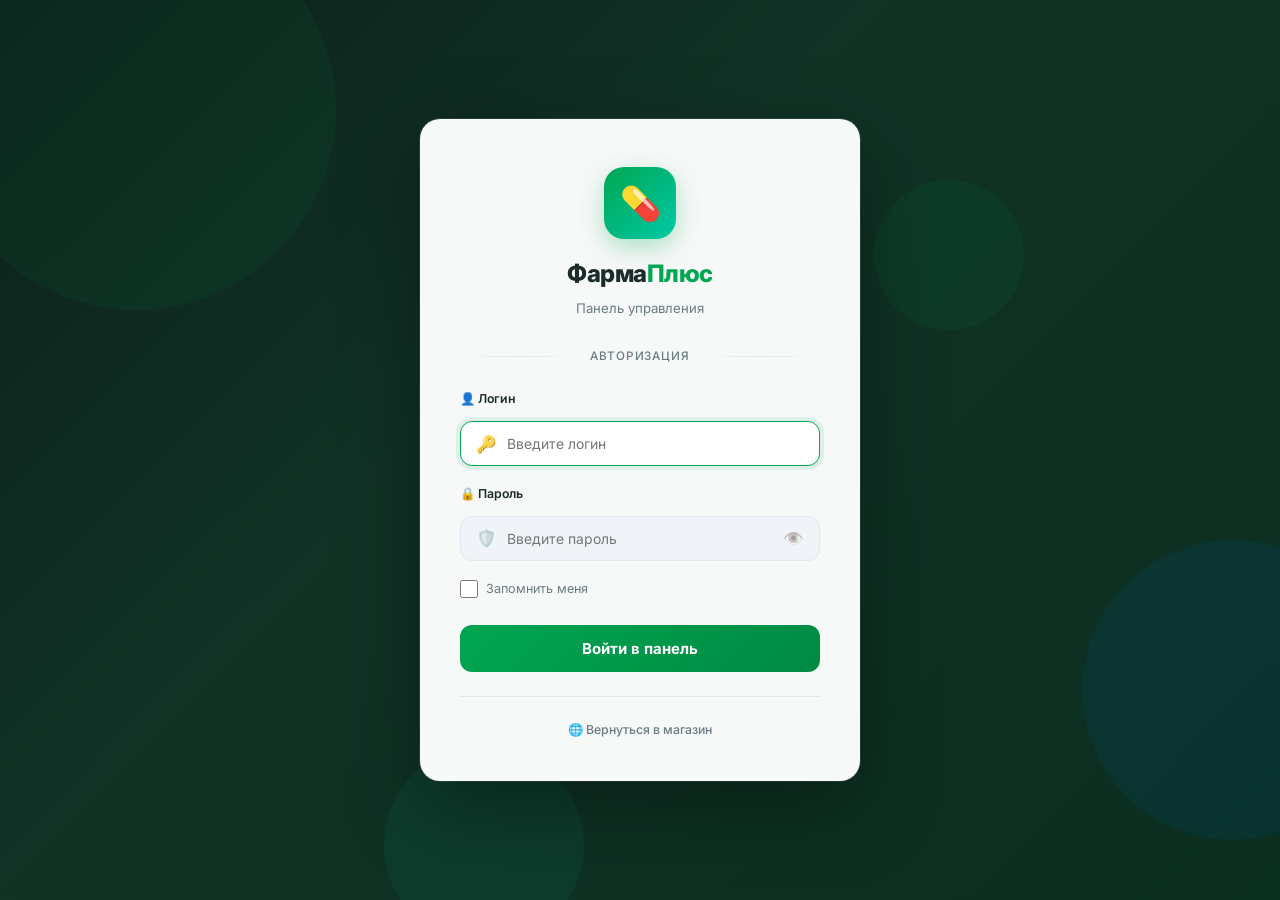
<file: admin/categories.html>
<!DOCTYPE html>
<html lang="ru">
<head>
  <meta charset="UTF-8">
  <meta name="viewport" content="width=device-width, initial-scale=1.0">
  <title>Управление категориями — ФармаПлюс CMS</title>
  <link rel="stylesheet" href="css/admin.css">
</head>
<body>
  <div class="admin-layout">
    <aside class="sidebar" id="admin-sidebar">
      <div class="sidebar__logo"><span class="sidebar__logo-icon">💊</span> Фарма<span>Плюс</span></div>
      <nav class="sidebar__nav">
        <a href="index.html" class="sidebar__link"><span class="sidebar__link-icon">📊</span> Дашборд</a>
        <a href="products.html" class="sidebar__link"><span class="sidebar__link-icon">📦</span> Товары</a>
        <a href="add-product.html" class="sidebar__link"><span class="sidebar__link-icon">➕</span> Добавить товар</a>
        <a href="orders.html" class="sidebar__link"><span class="sidebar__link-icon">🧾</span> Заказы</a>
        <a href="categories.html" class="sidebar__link sidebar__link--active"><span class="sidebar__link-icon">📁</span> Категории</a>
      </nav>
      <div class="sidebar__footer"><a href="../index.html" class="sidebar__store-link">🌐 Перейти в магазин</a><a href="#" class="sidebar__store-link" id="admin-logout-btn" style="margin-top:8px;color:#ff6b6b;">🚪 Выйти</a></div>
    </aside>
    <div style="position:fixed;inset:0;background:rgba(0,0,0,.4);z-index:99;display:none" id="sidebar-overlay"></div>

    <div class="admin-content">
      <header class="admin-header">
        <div class="admin-header__left">
          <button class="admin-header__burger" id="admin-burger"><span></span><span></span><span></span></button>
          <div class="admin-header__search">
            <span class="admin-header__search-icon">🔍</span>
            <input type="text" class="admin-header__search-input" placeholder="Поиск по панели...">
          </div>
        </div>
        <div class="admin-header__right">
          <button class="admin-header__notif">🔔<span class="admin-header__notif-dot"></span></button>
          <div class="admin-header__user">
            <div class="admin-header__avatar">АД</div>
            <div><div class="admin-header__user-name">Администратор</div><div class="admin-header__user-role">Суперадмин</div></div>
          </div>
        </div>
      </header>

      <main class="admin-main">
        <h1 class="admin-page-title">Управление категориями <span id="categories-count" style="font-size:.9rem;color:var(--admin-text-muted);font-weight:400"></span></h1>

        <div class="toolbar">
          <div class="toolbar__left"></div>
          <button class="btn btn--primary" onclick="openAddCategory()">➕ Новая категория</button>
        </div>

        <div class="panel">
          <div id="categories-list"></div>
        </div>
      </main>
    </div>
  </div>

  <!-- Add/Edit Category Modal -->
  <div class="modal-overlay" id="category-modal">
    <div class="modal">
      <div class="modal__header">
        <h3 class="modal__title" id="cat-modal-title">Новая категория</h3>
        <button class="modal__close" onclick="closeModal('category-modal')">✕</button>
      </div>
      <div class="modal__body">
        <input type="hidden" id="cat-editing-id">
        <div class="form-group">
          <label class="form-label form-label--required" for="cat-id">ID (латиницей)</label>
          <input type="text" class="form-input" id="cat-id" placeholder="например: supplements">
        </div>
        <div class="form-group">
          <label class="form-label form-label--required" for="cat-label">Название</label>
          <input type="text" class="form-input" id="cat-label" placeholder="Например: Добавки">
        </div>
        <div class="form-row">
          <div class="form-group">
            <label class="form-label" for="cat-icon">Эмодзи-иконка</label>
            <input type="text" class="form-input" id="cat-icon" placeholder="💊">
          </div>
          <div class="form-group">
            <label class="form-label" for="cat-color">Цвет</label>
            <input type="color" class="form-input" id="cat-color" value="#00a651" style="height:42px;padding:4px">
          </div>
        </div>
      </div>
      <div class="modal__footer">
        <button class="btn btn--outline" onclick="closeModal('category-modal')">Отмена</button>
        <button class="btn btn--primary" onclick="saveCategory()">💾 Сохранить</button>
      </div>
    </div>
  </div>

  <!-- Delete Category Modal -->
  <div class="modal-overlay" id="delete-cat-modal">
    <div class="modal">
      <div class="modal__header">
        <h3 class="modal__title">Удалить категорию</h3>
        <button class="modal__close" onclick="closeModal('delete-cat-modal')">✕</button>
      </div>
      <div class="modal__body"></div>
      <div class="modal__footer">
        <button class="btn btn--outline" onclick="closeModal('delete-cat-modal')">Отмена</button>
        <button class="btn btn--danger" id="confirm-delete-cat-btn">Удалить</button>
      </div>
    </div>
  </div>

  <script src="js/admin.js"></script>
  <script src="js/categories.js"></script>
</body>
</html>
</file>
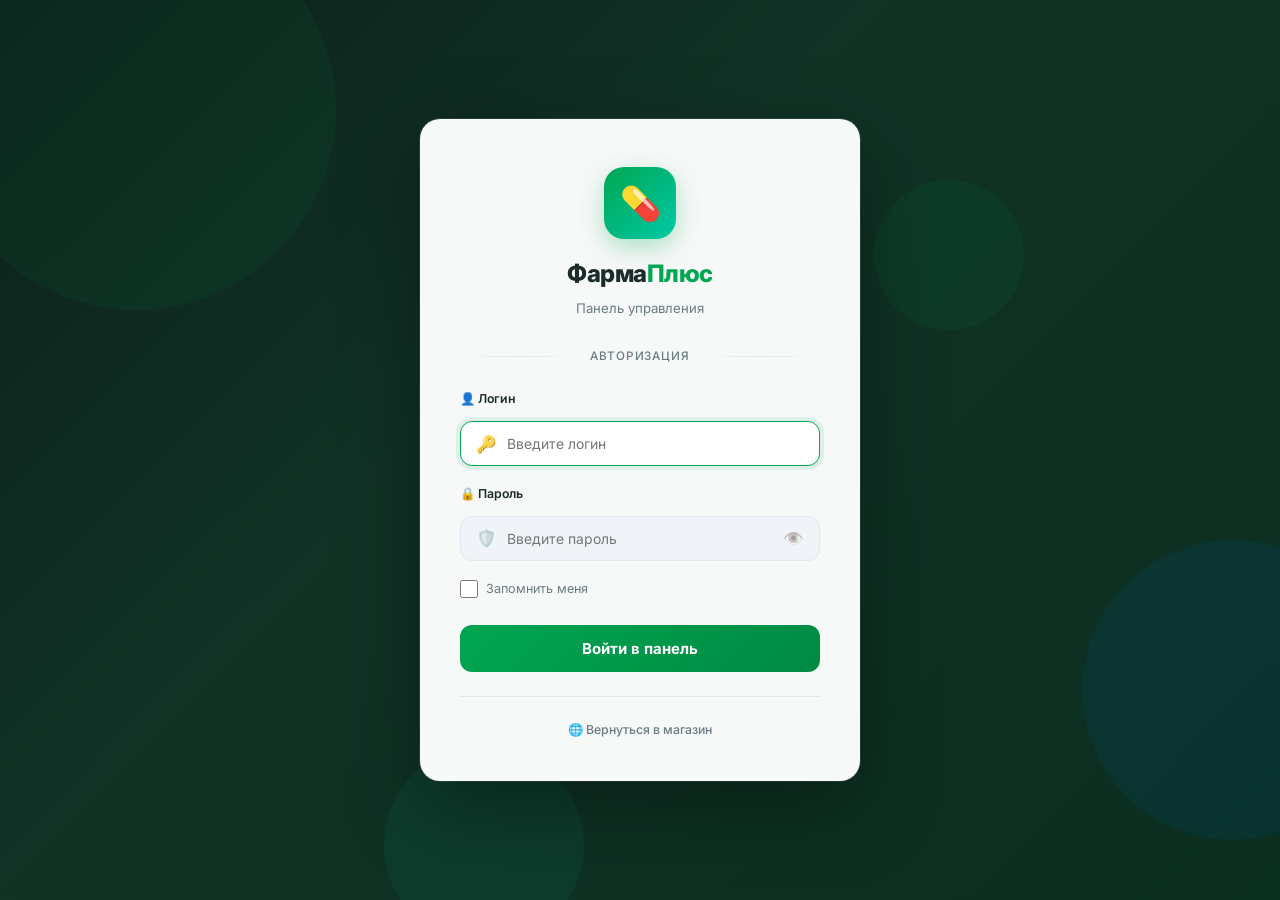
<file: admin/login.html>
<!DOCTYPE html>
<html lang="ru">

<head>
  <meta charset="UTF-8">
  <meta name="viewport" content="width=device-width, initial-scale=1.0">
  <title>Вход в панель управления — ФармаПлюс</title>
  <meta name="description" content="Авторизация администратора ФармаПлюс CMS">
  <link rel="stylesheet" href="css/admin.css">
  <style>
    /* ── Login Page Specific Styles ── */
    body.login-body {
      background: linear-gradient(135deg, #0d1f1a 0%, #113326 40%, #0a2e1f 100%);
      display: flex;
      align-items: center;
      justify-content: center;
      min-height: 100vh;
      padding: 20px;
      position: relative;
      overflow: hidden;
    }


    .login-bg {
      position: fixed;
      inset: 0;
      z-index: 0;
      overflow: hidden;
    }

    .login-bg__circle {
      position: absolute;
      border-radius: 50%;
      opacity: .07;
      animation: floatCircle 20s infinite ease-in-out;
    }

    .login-bg__circle:nth-child(1) {
      width: 400px;
      height: 400px;
      background: var(--admin-primary);
      top: -10%;
      left: -5%;
      animation-duration: 22s;
    }

    .login-bg__circle:nth-child(2) {
      width: 300px;
      height: 300px;
      background: var(--admin-accent);
      top: 60%;
      right: -8%;
      animation-duration: 18s;
      animation-delay: -5s;
    }

    .login-bg__circle:nth-child(3) {
      width: 200px;
      height: 200px;
      background: #00c9a7;
      bottom: -5%;
      left: 30%;
      animation-duration: 25s;
      animation-delay: -10s;
    }

    .login-bg__circle:nth-child(4) {
      width: 150px;
      height: 150px;
      background: var(--admin-primary);
      top: 20%;
      right: 20%;
      animation-duration: 20s;
      animation-delay: -7s;
    }

    @keyframes floatCircle {

      0%,
      100% {
        transform: translate(0, 0) scale(1);
      }

      25% {
        transform: translate(30px, -40px) scale(1.1);
      }

      50% {
        transform: translate(-20px, 20px) scale(.95);
      }

      75% {
        transform: translate(15px, 35px) scale(1.05);
      }
    }


    .login-card {
      position: relative;
      z-index: 1;
      width: 100%;
      max-width: 440px;
      background: rgba(255, 255, 255, .97);
      backdrop-filter: blur(20px);
      border-radius: 20px;
      box-shadow: 0 25px 80px rgba(0, 0, 0, .35), 0 0 0 1px rgba(255, 255, 255, .1);
      padding: 48px 40px 40px;
      animation: cardAppear .6s ease-out;
    }

    @keyframes cardAppear {
      from {
        opacity: 0;
        transform: translateY(30px) scale(.96);
      }

      to {
        opacity: 1;
        transform: translateY(0) scale(1);
      }
    }


    .login-logo {
      text-align: center;
      margin-bottom: 8px;
    }

    .login-logo__icon {
      display: inline-flex;
      align-items: center;
      justify-content: center;
      width: 72px;
      height: 72px;
      border-radius: 20px;
      background: linear-gradient(135deg, var(--admin-primary), #00c9a7);
      font-size: 2.2rem;
      margin-bottom: 16px;
      box-shadow: 0 8px 24px rgba(0, 166, 81, .3);
      animation: iconPulse 3s infinite ease-in-out;
    }

    @keyframes iconPulse {

      0%,
      100% {
        box-shadow: 0 8px 24px rgba(0, 166, 81, .3);
      }

      50% {
        box-shadow: 0 8px 32px rgba(0, 166, 81, .5);
      }
    }

    .login-logo__title {
      font-size: 1.6rem;
      font-weight: 800;
      color: var(--admin-text);
      letter-spacing: -.02em;
    }

    .login-logo__title span {
      color: var(--admin-primary);
    }

    .login-logo__subtitle {
      font-size: .88rem;
      color: var(--admin-text-muted);
      margin-top: 4px;
      font-weight: 400;
    }

    /* Separator */
    .login-separator {
      display: flex;
      align-items: center;
      gap: 14px;
      margin: 28px 0 24px;
      color: var(--admin-text-muted);
      font-size: .78rem;
      font-weight: 500;
      text-transform: uppercase;
      letter-spacing: .08em;
    }

    .login-separator::before,
    .login-separator::after {
      content: '';
      flex: 1;
      height: 1px;
      background: linear-gradient(90deg, transparent, var(--admin-border), transparent);
    }

    /* Form */
    .login-form .form-group {
      margin-bottom: 18px;
    }

    .login-form .form-label {
      font-size: .82rem;
      font-weight: 600;
      color: var(--admin-text);
      margin-bottom: 6px;
      display: flex;
      align-items: center;
      gap: 6px;
    }

    .login-form .form-input {
      width: 100%;
      padding: 13px 16px 13px 46px;
      border: 1.5px solid var(--admin-border);
      border-radius: 12px;
      font-size: .93rem;
      background: var(--admin-bg);
      transition: all var(--admin-transition);
    }

    .login-form .form-input:focus {
      background: var(--admin-white);
      border-color: var(--admin-primary);
      box-shadow: 0 0 0 4px rgba(0, 166, 81, .1);
    }

    .login-form .form-input.input--error {
      border-color: var(--admin-danger);
      box-shadow: 0 0 0 4px rgba(229, 62, 62, .1);
    }

    .input-wrapper {
      position: relative;
    }

    .input-wrapper__icon {
      position: absolute;
      left: 16px;
      top: 50%;
      transform: translateY(-50%);
      font-size: 1.1rem;
      opacity: .5;
      transition: opacity var(--admin-transition);
      pointer-events: none;
    }

    .input-wrapper:focus-within .input-wrapper__icon {
      opacity: .85;
    }

    .input-wrapper__toggle {
      position: absolute;
      right: 12px;
      top: 50%;
      transform: translateY(-50%);
      background: none;
      border: none;
      font-size: 1.1rem;
      cursor: pointer;
      opacity: .4;
      transition: opacity var(--admin-transition);
      padding: 4px;
    }

    .input-wrapper__toggle:hover {
      opacity: .8;
    }


    .login-error {
      display: none;
      align-items: center;
      gap: 10px;
      padding: 12px 16px;
      background: var(--admin-danger-light);
      color: var(--admin-danger);
      border-radius: 10px;
      font-size: .85rem;
      font-weight: 500;
      margin-bottom: 18px;
      animation: shakeError .4s ease-out;
      border: 1px solid rgba(229, 62, 62, .15);
    }

    .login-error--visible {
      display: flex;
    }

    @keyframes shakeError {

      0%,
      100% {
        transform: translateX(0);
      }

      20% {
        transform: translateX(-8px);
      }

      40% {
        transform: translateX(8px);
      }

      60% {
        transform: translateX(-4px);
      }

      80% {
        transform: translateX(4px);
      }
    }


    .login-btn {
      width: 100%;
      padding: 14px 24px;
      border: none;
      border-radius: 12px;
      background: linear-gradient(135deg, var(--admin-primary), #008a44);
      color: #fff;
      font-size: 1rem;
      font-weight: 700;
      cursor: pointer;
      transition: all .3s ease;
      position: relative;
      overflow: hidden;
      margin-top: 4px;
    }

    .login-btn:hover {
      transform: translateY(-2px);
      box-shadow: 0 8px 24px rgba(0, 166, 81, .35);
    }

    .login-btn:active {
      transform: translateY(0);
    }

    .login-btn--loading {
      pointer-events: none;
      opacity: .85;
    }

    .login-btn--loading .login-btn__text {
      visibility: hidden;
    }

    .login-btn__spinner {
      position: absolute;
      top: 50%;
      left: 50%;
      transform: translate(-50%, -50%);
      width: 22px;
      height: 22px;
      border: 3px solid rgba(255, 255, 255, .3);
      border-top-color: #fff;
      border-radius: 50%;
      display: none;
      animation: spin .6s linear infinite;
    }

    .login-btn--loading .login-btn__spinner {
      display: block;
    }

    @keyframes spin {
      to {
        transform: translate(-50%, -50%) rotate(360deg);
      }
    }


    .login-footer {
      text-align: center;
      margin-top: 24px;
      padding-top: 20px;
      border-top: 1px solid var(--admin-border);
    }

    .login-footer__link {
      display: inline-flex;
      align-items: center;
      gap: 6px;
      color: var(--admin-text-muted);
      font-size: .82rem;
      font-weight: 500;
      transition: color var(--admin-transition);
    }

    .login-footer__link:hover {
      color: var(--admin-primary);
    }


    .login-remember {
      display: flex;
      align-items: center;
      gap: 8px;
      margin-bottom: 22px;
    }

    .login-remember input[type="checkbox"] {
      width: 18px;
      height: 18px;
      accent-color: var(--admin-primary);
      cursor: pointer;
    }

    .login-remember label {
      font-size: .84rem;
      color: var(--admin-text-muted);
      cursor: pointer;
      user-select: none;
    }


    @media (max-width: 500px) {
      .login-card {
        padding: 36px 24px 32px;
        border-radius: 16px;
      }

      .login-logo__icon {
        width: 60px;
        height: 60px;
        font-size: 1.8rem;
      }

      .login-logo__title {
        font-size: 1.35rem;
      }
    }
  </style>
</head>

<body class="login-body">


  <div class="login-bg">
    <div class="login-bg__circle"></div>
    <div class="login-bg__circle"></div>
    <div class="login-bg__circle"></div>
    <div class="login-bg__circle"></div>
  </div>


  <div class="login-card">

    <div class="login-logo">
      <div class="login-logo__icon">💊</div>
      <div class="login-logo__title">Фарма<span>Плюс</span></div>
      <div class="login-logo__subtitle">Панель управления</div>
    </div>

    <div class="login-separator">Авторизация</div>

    <!-- Error Alert -->
    <div class="login-error" id="login-error">
      <span>❌</span>
      <span id="login-error-text">Неверный логин или пароль</span>
    </div>


    <form class="login-form" id="login-form" autocomplete="on">
      <div class="form-group">
        <label class="form-label" for="login-input">👤 Логин</label>
        <div class="input-wrapper">
          <span class="input-wrapper__icon">🔑</span>
          <input type="text" class="form-input" id="login-input" name="username" placeholder="Введите логин"
            autocomplete="username" required />
        </div>
      </div>

      <div class="form-group">
        <label class="form-label" for="password-input">🔒 Пароль</label>
        <div class="input-wrapper">
          <span class="input-wrapper__icon">🛡️</span>
          <input type="password" class="form-input" id="password-input" name="password" placeholder="Введите пароль"
            autocomplete="current-password" required />
          <button type="button" class="input-wrapper__toggle" id="toggle-password" title="Показать пароль">👁️</button>
        </div>
      </div>

      <div class="login-remember">
        <input type="checkbox" id="remember-me" />
        <label for="remember-me">Запомнить меня</label>
      </div>

      <button type="submit" class="login-btn" id="login-btn">
        <span class="login-btn__text">Войти в панель</span>
        <div class="login-btn__spinner"></div>
      </button>
    </form>

    <div class="login-footer">
      <a href="../index.html" class="login-footer__link">🌐 Вернуться в магазин</a>
    </div>
  </div>

  <script>
    const API_BASE = 'http://localhost:8080/api';

    const loginForm = document.getElementById('login-form');
    const loginInput = document.getElementById('login-input');
    const passwordInput = document.getElementById('password-input');
    const loginBtn = document.getElementById('login-btn');
    const loginError = document.getElementById('login-error');
    const loginErrorText = document.getElementById('login-error-text');
    const togglePassword = document.getElementById('toggle-password');


    const savedUser =
      JSON.parse(
        localStorage.getItem(
          'pharma_admin_auth'
        )
      );

    if (savedUser) {

      if (savedUser.role === 'ADMIN') {

        window.location.replace(
          'index.html'
        );

      } else {

        window.location.replace(
          '../index.html'
        );
      }
    }


    togglePassword.addEventListener('click', () => {
      const type = passwordInput.type === 'password' ? 'text' : 'password';
      passwordInput.type = type;
      togglePassword.textContent = type === 'password' ? '👁️' : '🙈';
    });


    [loginInput, passwordInput].forEach(input => {
      input.addEventListener('input', () => {
        loginError.classList.remove('login-error--visible');
        input.classList.remove('input--error');
      });
    });

    function showError(message) {
      loginErrorText.textContent = message;
      loginError.classList.remove('login-error--visible');

      void loginError.offsetWidth;
      loginError.classList.add('login-error--visible');
      loginInput.classList.add('input--error');
      passwordInput.classList.add('input--error');
    }

    function setLoading(loading) {
      if (loading) {
        loginBtn.classList.add('login-btn--loading');
      } else {
        loginBtn.classList.remove('login-btn--loading');
      }
    }

    loginForm.addEventListener('submit', async (e) => {
      e.preventDefault();

      const login = loginInput.value.trim();
      const password = passwordInput.value;


      if (!login) {
        showError('Введите логин');
        loginInput.focus();
        return;
      }
      if (!password) {
        showError('Введите пароль');
        passwordInput.focus();
        return;
      }

      setLoading(true);

      try {
        const response = await fetch(API_BASE + '/login', {
          method: 'POST',
          headers: { 'Content-Type': 'application/json' },
          body: JSON.stringify({ login, password })
        });

        const data = await response.json();

        if (data.success) {

          const authData = {
            login: data.login,
            role: data.role,
            timestamp: Date.now()
          };
          localStorage.setItem('pharma_admin_auth', JSON.stringify(authData));

          // Success animation
          loginBtn.style.background = 'var(--admin-primary)';
          loginBtn.classList.remove('login-btn--loading');
          loginBtn.innerHTML = '✅ Вход выполнен!';


          setTimeout(() => {

            if (data.role === 'ADMIN') {

              window.location.replace(
                'index.html'
              );

            } else {

              window.location.replace(
                '../index.html'
              );
            }

          }, 600);
        } else {
          setLoading(false);
          showError(data.message || 'Неверный логин или пароль');
        }
      } catch (err) {
        setLoading(false);
        showError('Сервер недоступен. Проверьте, запущен ли бэкенд.');
        console.error('Login error:', err);
      }
    });


    loginInput.focus();
  </script>
</body>

</html>
</file>
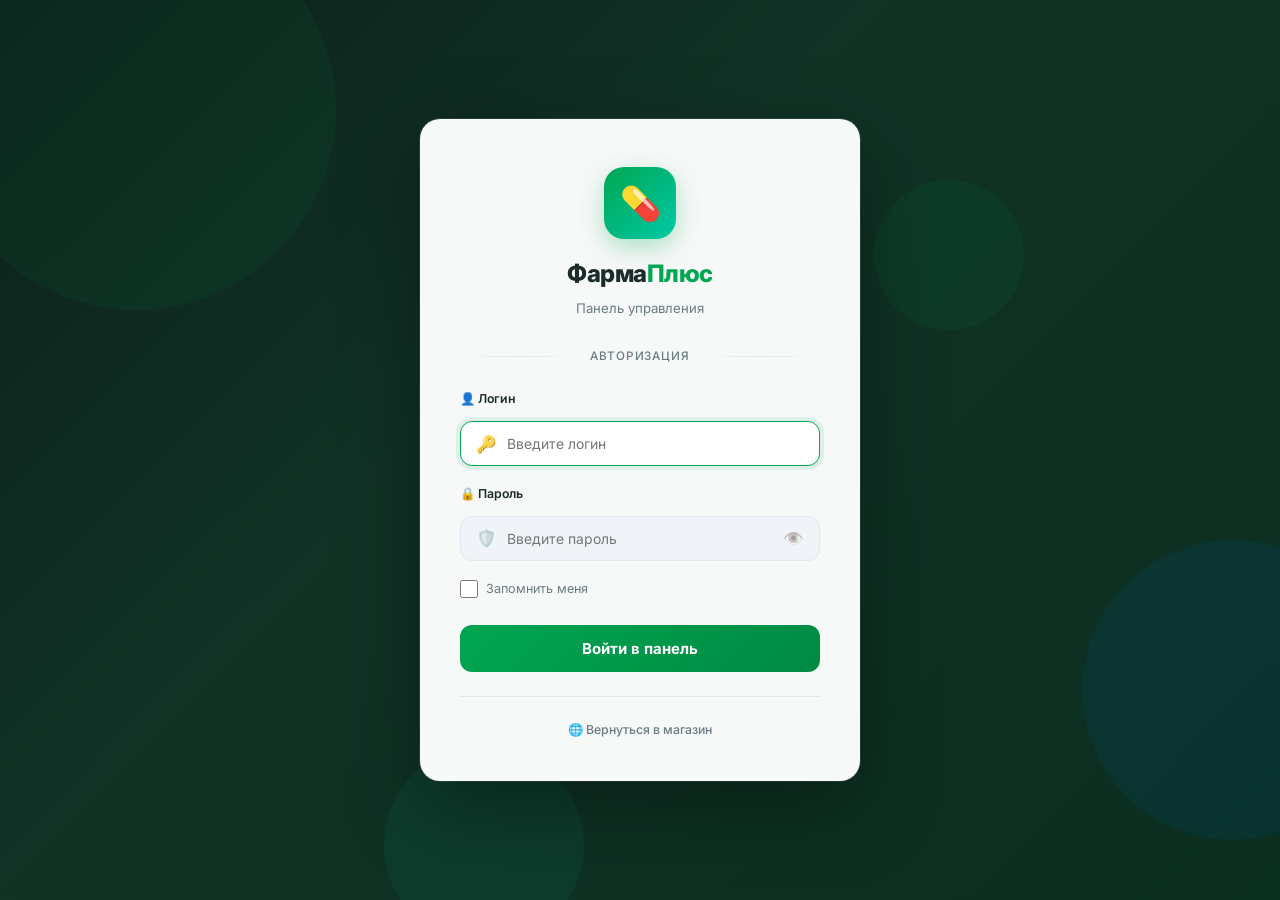
<file: admin/orders.html>
<!DOCTYPE html>
<html lang="ru">

<head>
  <meta charset="UTF-8">
  <meta name="viewport" content="width=device-width, initial-scale=1.0">
  <title>Управление заказами — ФармаПлюс CMS</title>
  <link rel="stylesheet" href="css/admin.css">
</head>

<body>
  <div class="admin-layout">
    <aside class="sidebar" id="admin-sidebar">
      <div class="sidebar__logo"><span class="sidebar__logo-icon">💊</span> Фарма<span>Плюс</span></div>
      <nav class="sidebar__nav">
        <a href="index.html" class="sidebar__link"><span class="sidebar__link-icon">📊</span> Дашборд</a>
        <a href="products.html" class="sidebar__link"><span class="sidebar__link-icon">📦</span> Товары</a>
        <a href="add-product.html" class="sidebar__link"><span class="sidebar__link-icon">➕</span> Добавить товар</a>
        <a href="orders.html" class="sidebar__link sidebar__link--active"><span class="sidebar__link-icon">🧾</span>
          Заказы</a>
        <a href="categories.html" class="sidebar__link"><span class="sidebar__link-icon">📁</span> Категории</a>
      </nav>
      <div class="sidebar__footer"><a href="../index.html" class="sidebar__store-link">🌐 Перейти в магазин</a><a
          href="#" class="sidebar__store-link" id="admin-logout-btn" style="margin-top:8px;color:#ff6b6b;">🚪 Выйти</a>
      </div>
    </aside>
    <div style="position:fixed;inset:0;background:rgba(0,0,0,.4);z-index:99;display:none" id="sidebar-overlay"></div>

    <div class="admin-content">
      <header class="admin-header">
        <div class="admin-header__left">
          <button class="admin-header__burger" id="admin-burger"><span></span><span></span><span></span></button>
          <div class="admin-header__search">
            <span class="admin-header__search-icon">🔍</span>
            <input type="text" class="admin-header__search-input" placeholder="Поиск по панели...">
          </div>
        </div>
        <div class="admin-header__right">
          <button class="admin-header__notif">🔔<span class="admin-header__notif-dot"></span></button>
          <div class="admin-header__user">
            <div class="admin-header__avatar">АД</div>
            <div>
              <div class="admin-header__user-name">Администратор</div>
              <div class="admin-header__user-role">Суперадмин</div>
            </div>
          </div>
        </div>
      </header>

      <main class="admin-main">
        <h1 class="admin-page-title">Управление заказами <span id="orders-count"
            style="font-size:.9rem;color:var(--admin-text-muted);font-weight:400"></span></h1>

        <div class="toolbar">
          <div class="toolbar__left">
            <div class="toolbar__search">
              <span class="toolbar__search-icon">🔍</span>
              <input type="text" class="toolbar__search-input" id="orders-search"
                placeholder="Поиск по ID или имени...">
            </div>
            <select class="form-select toolbar__filter" id="orders-status-filter">
              <option value="">Все статусы</option>
              <option value="processing">В обработке</option>
              <option value="shipped">Отправлен</option>
              <option value="delivered">Доставлен</option>
              <option value="cancelled">Отменён</option>
            </select>
          </div>
        </div>

        <div class="panel">
          <div style="overflow-x:auto">
            <table class="admin-table">
              <thead>
                <tr>
                  <th>ID</th>
                  <th>Покупатель</th>
                  <th>Дата</th>
                  <th>Сумма</th>
                  <th>Статус</th>
                  <th>Действия</th>
                </tr>
              </thead>
              <tbody id="orders-tbody"></tbody>
            </table>
          </div>
        </div>
      </main>
    </div>
  </div>


  <div class="modal-overlay" id="order-detail-modal">
    <div class="modal" style="max-width:640px">
      <div class="modal__header">
        <h3 class="modal__title">Детали заказа</h3>
        <button class="modal__close" onclick="closeModal('order-detail-modal')">✕</button>
      </div>
      <div class="modal__body"></div>
      <div class="modal__footer">
        <button class="btn btn--outline" onclick="closeModal('order-detail-modal')">Закрыть</button>
      </div>
    </div>
  </div>


  <div class="modal-overlay" id="status-modal">
    <div class="modal">
      <div class="modal__header">
        <h3 class="modal__title">Изменить статус — <span id="status-order-id"></span></h3>
        <button class="modal__close" onclick="closeModal('status-modal')">✕</button>
      </div>
      <div class="modal__body">
        <div class="form-group">
          <label class="form-label">Новый статус</label>
          <select class="form-select" id="status-select">
            <option value="processing">В обработке</option>
            <option value="shipped">Отправлен</option>
            <option value="delivered">Доставлен</option>
            <option value="cancelled">Отменён</option>
          </select>
        </div>
      </div>
      <div class="modal__footer">
        <button class="btn btn--outline" onclick="closeModal('status-modal')">Отмена</button>
        <button class="btn btn--primary" id="save-status-btn">Сохранить</button>
      </div>
    </div>
  </div>

  <script src="js/admin.js"></script>
  <script src="js/orders.js"></script>
  <script>

    const user =
      JSON.parse(
        localStorage.getItem(
          'pharma_admin_auth'
        )
      );

    if (
      !user ||
      user.role !== 'ADMIN'
    ) {

      window.location.href =
        'login.html';
    }

  </script>
</body>

</html>
</file>
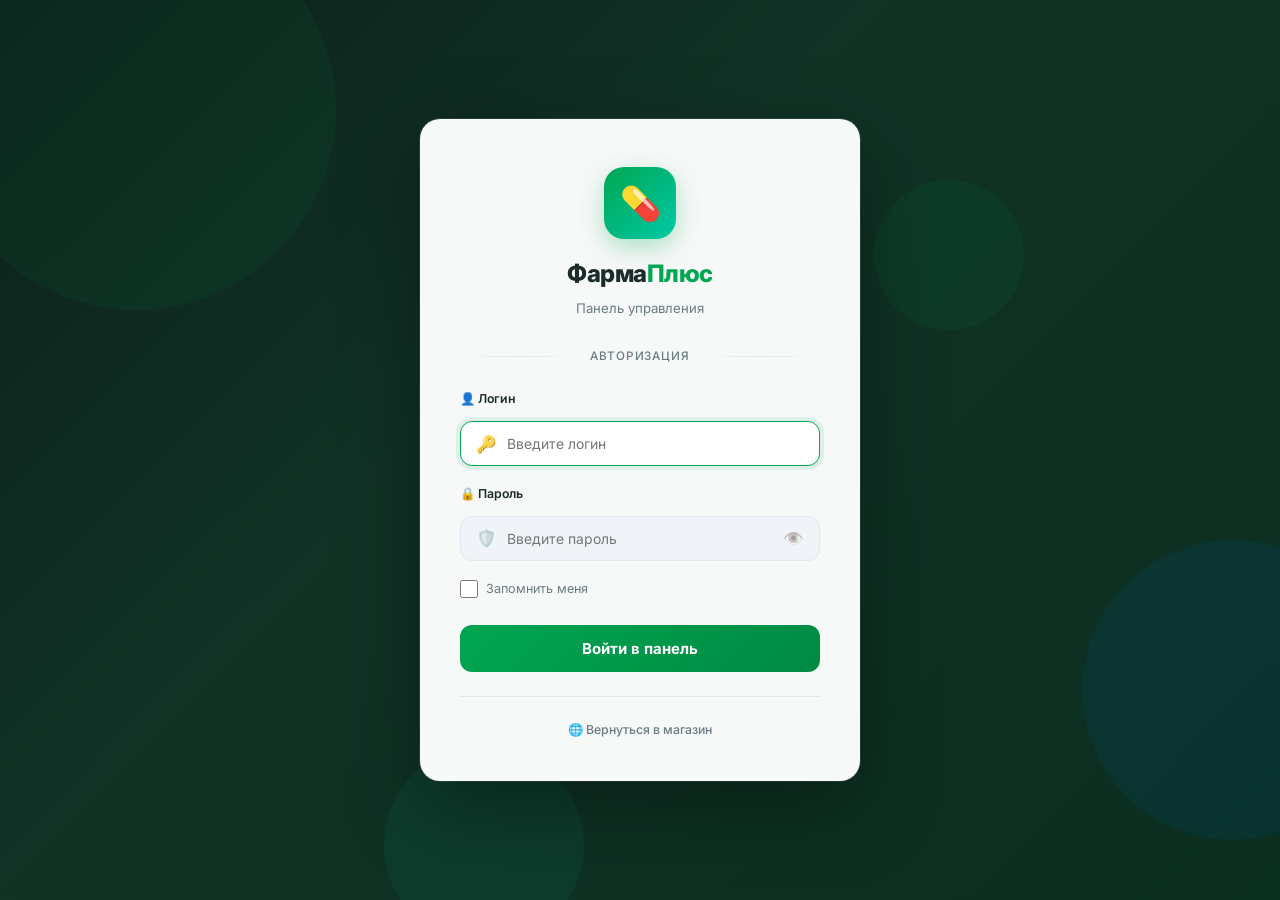
<file: admin/products.html>
<!DOCTYPE html>
<html lang="ru">

<head>
  <meta charset="UTF-8">
  <meta name="viewport" content="width=device-width, initial-scale=1.0">
  <title>Управление товарами — ФармаПлюс CMS</title>
  <link rel="stylesheet" href="css/admin.css">
</head>

<body>
  <div class="admin-layout">
    <aside class="sidebar" id="admin-sidebar">
      <div class="sidebar__logo"><span class="sidebar__logo-icon">💊</span> Фарма<span>Плюс</span></div>
      <nav class="sidebar__nav">
        <a href="index.html" class="sidebar__link"><span class="sidebar__link-icon">📊</span> Дашборд</a>
        <a href="products.html" class="sidebar__link sidebar__link--active"><span class="sidebar__link-icon">📦</span>
          Товары</a>
        <a href="add-product.html" class="sidebar__link"><span class="sidebar__link-icon">➕</span> Добавить товар</a>
        <a href="orders.html" class="sidebar__link"><span class="sidebar__link-icon">🧾</span> Заказы</a>
        <a href="categories.html" class="sidebar__link"><span class="sidebar__link-icon">📁</span> Категории</a>
      </nav>
      <div class="sidebar__footer"><a href="../index.html" class="sidebar__store-link">🌐 Перейти в магазин</a><a
          href="#" class="sidebar__store-link" id="admin-logout-btn" style="margin-top:8px;color:#ff6b6b;">🚪 Выйти</a>
      </div>
    </aside>
    <div style="position:fixed;inset:0;background:rgba(0,0,0,.4);z-index:99;display:none" id="sidebar-overlay"></div>

    <div class="admin-content">
      <header class="admin-header">
        <div class="admin-header__left">
          <button class="admin-header__burger" id="admin-burger"><span></span><span></span><span></span></button>
          <div class="admin-header__search">
            <span class="admin-header__search-icon">🔍</span>
            <input type="text" class="admin-header__search-input" placeholder="Поиск по панели...">
          </div>
        </div>
        <div class="admin-header__right">
          <button class="admin-header__notif">🔔<span class="admin-header__notif-dot"></span></button>
          <div class="admin-header__user">
            <div class="admin-header__avatar">АД</div>
            <div>
              <div class="admin-header__user-name">Администратор</div>
              <div class="admin-header__user-role">Суперадмин</div>
            </div>
          </div>
        </div>
      </header>

      <main class="admin-main">
        <h1 class="admin-page-title">Управление товарами <span id="products-count"
            style="font-size:.9rem;color:var(--admin-text-muted);font-weight:400"></span></h1>

        <div class="toolbar">
          <div class="toolbar__left">
            <div class="toolbar__search">
              <span class="toolbar__search-icon">🔍</span>
              <input type="text" class="toolbar__search-input" id="products-search" placeholder="Поиск товара...">
            </div>
            <select class="form-select toolbar__filter" id="products-cat-filter">
              <option value="">Все категории</option>
            </select>
            <select class="form-select toolbar__filter" id="products-stock-filter">
              <option value="">Наличие</option>
              <option value="in">В наличии</option>
              <option value="out">Нет в наличии</option>
            </select>
          </div>
          <a href="add-product.html" class="btn btn--primary">➕ Добавить товар</a>
        </div>

        <div class="panel">
          <div style="overflow-x:auto">
            <table class="admin-table">
              <thead>
                <tr>
                  <th>ID</th>
                  <th>Фото</th>
                  <th>Название</th>
                  <th>Категория</th>
                  <th>Цена</th>
                  <th>Наличие</th>
                  <th>Действия</th>
                </tr>
              </thead>
              <tbody id="products-tbody"></tbody>
            </table>
          </div>
          <div class="panel__footer">
            <div class="pagination" id="products-pagination"></div>
          </div>
        </div>
      </main>
    </div>
  </div>


  <div class="modal-overlay" id="delete-modal">
    <div class="modal">
      <div class="modal__header">
        <h3 class="modal__title">Удалить товар</h3>
        <button class="modal__close" onclick="closeModal('delete-modal')">✕</button>
      </div>
      <div class="modal__body"></div>
      <div class="modal__footer">
        <button class="btn btn--outline" onclick="closeModal('delete-modal')">Отмена</button>
        <button class="btn btn--danger" id="confirm-delete-btn">Удалить</button>
      </div>
    </div>
  </div>

  <script src="js/admin.js"></script>
  <script src="js/products.js"></script>
  <script>

    const user =
      JSON.parse(
        localStorage.getItem(
          'pharma_admin_auth'
        )
      );

    if (
      !user ||
      user.role !== 'ADMIN'
    ) {

      window.location.href =
        'login.html';
    }

  </script>
</body>

</html>
</file>
<file: admin/css/admin.css>
@import url('https://fonts.googleapis.com/css2?family=Inter:wght@300;400;500;600;700;800;900&display=swap');

/* ── Design Tokens ── */
:root {
  --admin-primary: #00a651;
  --admin-primary-dark: #008a44;
  --admin-primary-light: #e6f7ef;
  --admin-accent: #007bff;
  --admin-accent-light: #e8f2ff;
  --admin-bg: #f0f4f8;
  --admin-white: #ffffff;
  --admin-text: #1a2b2a;
  --admin-text-muted: #6b7c80;
  --admin-border: #e2e8f0;
  --admin-danger: #e53e3e;
  --admin-danger-light: #fff5f5;
  --admin-warning: #f6ad55;
  --admin-warning-light: #fffaf0;
  --admin-success: #00a651;
  --admin-success-light: #e6f7ef;
  --admin-sidebar-w: 260px;
  --admin-header-h: 64px;
  --admin-radius: 10px;
  --admin-radius-sm: 6px;
  --admin-shadow: 0 1px 3px rgba(0, 0, 0, .08);
  --admin-shadow-md: 0 4px 12px rgba(0, 0, 0, .1);
  --admin-transition: .25s ease;
  --admin-font: 'Inter', sans-serif;
}

*,
*::before,
*::after {
  box-sizing: border-box;
  margin: 0;
  padding: 0;
}

html {
  font-size: 15px;
  scroll-behavior: smooth;
}

body {
  font-family: var(--admin-font);
  background: var(--admin-bg);
  color: var(--admin-text);
  min-height: 100vh;
  line-height: 1.6;
}

a {
  color: inherit;
  text-decoration: none;
}

button {
  cursor: pointer;
  font-family: var(--admin-font);
  border: none;
  background: none;
}

input,
textarea,
select {
  font-family: var(--admin-font);
  font-size: .93rem;
}

img {
  max-width: 100%;
  display: block;
}

ul {
  list-style: none;
}


.admin-layout {
  display: flex;
  min-height: 100vh;
}

.admin-content {
  flex: 1;
  margin-left: var(--admin-sidebar-w);
  display: flex;
  flex-direction: column;
}

.admin-main {
  flex: 1;
  padding: 28px 32px 40px;
}

.admin-page-title {
  font-size: 1.5rem;
  font-weight: 800;
  margin-bottom: 24px;
}


.sidebar {
  position: fixed;
  top: 0;
  left: 0;
  bottom: 0;
  width: var(--admin-sidebar-w);
  background: linear-gradient(180deg, #0d1f1a 0%, #113326 100%);
  color: #fff;
  display: flex;
  flex-direction: column;
  z-index: 100;
  transition: transform var(--admin-transition);
}

.sidebar__logo {
  padding: 20px 24px;
  border-bottom: 1px solid rgba(255, 255, 255, .1);
  display: flex;
  align-items: center;
  gap: 10px;
  font-size: 1.25rem;
  font-weight: 800;
}

.sidebar__logo-icon {
  font-size: 1.5rem;
}

.sidebar__logo span {
  color: var(--admin-primary);
}

.sidebar__nav {
  flex: 1;
  padding: 16px 12px;
  display: flex;
  flex-direction: column;
  gap: 4px;
  overflow-y: auto;
}

.sidebar__link {
  display: flex;
  align-items: center;
  gap: 12px;
  padding: 11px 16px;
  border-radius: 8px;
  color: rgba(255, 255, 255, .65);
  font-size: .9rem;
  font-weight: 500;
  transition: all var(--admin-transition);
}

.sidebar__link:hover {
  background: rgba(255, 255, 255, .08);
  color: #fff;
}

.sidebar__link--active {
  background: var(--admin-primary);
  color: #fff;
  font-weight: 600;
  box-shadow: 0 4px 12px rgba(0, 166, 81, .4);
}

.sidebar__link-icon {
  font-size: 1.15rem;
  width: 24px;
  text-align: center;
}

.sidebar__footer {
  padding: 16px 24px;
  border-top: 1px solid rgba(255, 255, 255, .1);
}

.sidebar__store-link {
  display: flex;
  align-items: center;
  gap: 8px;
  color: rgba(255, 255, 255, .5);
  font-size: .82rem;
  transition: color var(--admin-transition);
}

.sidebar__store-link:hover {
  color: var(--admin-primary);
}


.admin-header {
  height: var(--admin-header-h);
  background: var(--admin-white);
  border-bottom: 1px solid var(--admin-border);
  display: flex;
  align-items: center;
  justify-content: space-between;
  padding: 0 32px;
  position: sticky;
  top: 0;
  z-index: 50;
}

.admin-header__left {
  display: flex;
  align-items: center;
  gap: 16px;
}

.admin-header__burger {
  display: none;
  width: 36px;
  height: 36px;
  flex-direction: column;
  justify-content: center;
  gap: 5px;
  padding: 8px;
  border-radius: 6px;
}

.admin-header__burger span {
  display: block;
  height: 2px;
  background: var(--admin-text);
  border-radius: 2px;
  transition: all var(--admin-transition);
}

.admin-header__burger:hover {
  background: var(--admin-bg);
}

.admin-header__search {
  display: flex;
  align-items: center;
  background: var(--admin-bg);
  border: 1.5px solid var(--admin-border);
  border-radius: 8px;
  padding: 0 14px;
  transition: border-color var(--admin-transition);
}

.admin-header__search:focus-within {
  border-color: var(--admin-primary);
}

.admin-header__search-icon {
  color: var(--admin-text-muted);
  margin-right: 8px;
}

.admin-header__search-input {
  border: none;
  background: none;
  outline: none;
  padding: 9px 0;
  width: 260px;
  color: var(--admin-text);
}

.admin-header__right {
  display: flex;
  align-items: center;
  gap: 16px;
}

.admin-header__notif {
  position: relative;
  width: 38px;
  height: 38px;
  display: flex;
  align-items: center;
  justify-content: center;
  border-radius: 8px;
  font-size: 1.2rem;
  transition: background var(--admin-transition);
}

.admin-header__notif:hover {
  background: var(--admin-bg);
}

.admin-header__notif-dot {
  position: absolute;
  top: 6px;
  right: 6px;
  width: 8px;
  height: 8px;
  background: var(--admin-danger);
  border-radius: 50%;
  border: 2px solid var(--admin-white);
}

.admin-header__user {
  display: flex;
  align-items: center;
  gap: 10px;
  padding: 6px 12px 6px 6px;
  border-radius: 8px;
  transition: background var(--admin-transition);
}

.admin-header__user:hover {
  background: var(--admin-bg);
}

.admin-header__avatar {
  width: 34px;
  height: 34px;
  border-radius: 50%;
  background: linear-gradient(135deg, var(--admin-primary), var(--admin-accent));
  color: #fff;
  display: flex;
  align-items: center;
  justify-content: center;
  font-weight: 700;
  font-size: .8rem;
}

.admin-header__user-name {
  font-weight: 600;
  font-size: .88rem;
}

.admin-header__user-role {
  font-size: .75rem;
  color: var(--admin-text-muted);
}


.stats-grid {
  display: grid;
  grid-template-columns: repeat(4, 1fr);
  gap: 20px;
  margin-bottom: 28px;
}

.stat-card {
  background: var(--admin-white);
  border-radius: var(--admin-radius);
  padding: 22px 24px;
  box-shadow: var(--admin-shadow);
  border: 1px solid var(--admin-border);
  display: flex;
  align-items: center;
  gap: 16px;
  transition: transform var(--admin-transition), box-shadow var(--admin-transition);
}

.stat-card:hover {
  transform: translateY(-3px);
  box-shadow: var(--admin-shadow-md);
}

.stat-card__icon {
  width: 52px;
  height: 52px;
  border-radius: 12px;
  display: flex;
  align-items: center;
  justify-content: center;
  font-size: 1.5rem;
  flex-shrink: 0;
}

.stat-card__icon--green {
  background: var(--admin-primary-light);
}

.stat-card__icon--blue {
  background: var(--admin-accent-light);
}

.stat-card__icon--orange {
  background: var(--admin-warning-light);
}

.stat-card__icon--red {
  background: var(--admin-danger-light);
}

.stat-card__info {
  display: flex;
  flex-direction: column;
  gap: 2px;
}

.stat-card__value {
  font-size: 1.6rem;
  font-weight: 800;
  line-height: 1.2;
}

.stat-card__label {
  font-size: .82rem;
  color: var(--admin-text-muted);
  font-weight: 500;
}

.stat-card__trend {
  font-size: .75rem;
  font-weight: 600;
  display: flex;
  align-items: center;
  gap: 3px;
  margin-top: 2px;
}

.stat-card__trend--up {
  color: var(--admin-success);
}

.stat-card__trend--down {
  color: var(--admin-danger);
}


.panel {
  background: var(--admin-white);
  border-radius: var(--admin-radius);
  border: 1px solid var(--admin-border);
  box-shadow: var(--admin-shadow);
  overflow: hidden;
}

.panel__header {
  display: flex;
  align-items: center;
  justify-content: space-between;
  padding: 18px 24px;
  border-bottom: 1px solid var(--admin-border);
}

.panel__title {
  font-size: 1.05rem;
  font-weight: 700;
}

.panel__body {
  padding: 24px;
}

.panel__footer {
  padding: 16px 24px;
  border-top: 1px solid var(--admin-border);
}


.admin-table {
  width: 100%;
  border-collapse: collapse;
}

.admin-table th {
  text-align: left;
  padding: 12px 16px;
  font-size: .78rem;
  font-weight: 700;
  text-transform: uppercase;
  letter-spacing: .05em;
  color: var(--admin-text-muted);
  background: var(--admin-bg);
  border-bottom: 1px solid var(--admin-border);
  white-space: nowrap;
}

.admin-table td {
  padding: 14px 16px;
  border-bottom: 1px solid var(--admin-border);
  font-size: .9rem;
  vertical-align: middle;
}

.admin-table tbody tr {
  transition: background var(--admin-transition);
}

.admin-table tbody tr:hover {
  background: #f8fafb;
}

.admin-table__img {
  width: 44px;
  height: 44px;
  border-radius: 8px;
  object-fit: cover;
  background: var(--admin-bg);
}

.admin-table__name {
  font-weight: 600;
}

.admin-table__actions {
  display: flex;
  gap: 6px;
}


.badge {
  display: inline-flex;
  align-items: center;
  padding: 4px 10px;
  border-radius: 20px;
  font-size: .75rem;
  font-weight: 600;
  white-space: nowrap;
}

.badge--success {
  background: var(--admin-success-light);
  color: var(--admin-success);
}

.badge--danger {
  background: var(--admin-danger-light);
  color: var(--admin-danger);
}

.badge--warning {
  background: var(--admin-warning-light);
  color: #c77c00;
}

.badge--info {
  background: var(--admin-accent-light);
  color: var(--admin-accent);
}

.badge--neutral {
  background: var(--admin-bg);
  color: var(--admin-text-muted);
}


.btn {
  display: inline-flex;
  align-items: center;
  justify-content: center;
  gap: 8px;
  padding: 10px 20px;
  border-radius: 8px;
  font-size: .88rem;
  font-weight: 600;
  transition: all var(--admin-transition);
  border: 1.5px solid transparent;
}

.btn--primary {
  background: var(--admin-primary);
  color: #fff;
}

.btn--primary:hover {
  background: var(--admin-primary-dark);
  transform: translateY(-1px);
  box-shadow: 0 4px 12px rgba(0, 166, 81, .3);
}

.btn--outline {
  border-color: var(--admin-border);
  color: var(--admin-text);
  background: var(--admin-white);
}

.btn--outline:hover {
  border-color: var(--admin-primary);
  color: var(--admin-primary);
  background: var(--admin-primary-light);
}

.btn--danger {
  background: var(--admin-danger);
  color: #fff;
}

.btn--danger:hover {
  opacity: .9;
}

.btn--sm {
  padding: 6px 12px;
  font-size: .8rem;
  border-radius: 6px;
}

.btn--icon {
  width: 34px;
  height: 34px;
  padding: 0;
  border-radius: 8px;
}

.btn--ghost {
  color: var(--admin-text-muted);
}

.btn--ghost:hover {
  background: var(--admin-bg);
  color: var(--admin-primary);
}


.form-group {
  display: flex;
  flex-direction: column;
  gap: 6px;
  margin-bottom: 20px;
}

.form-label {
  font-size: .85rem;
  font-weight: 600;
  color: var(--admin-text);
}

.form-label--required::after {
  content: ' *';
  color: var(--admin-danger);
}

.form-input,
.form-textarea,
.form-select {
  padding: 10px 14px;
  border: 1.5px solid var(--admin-border);
  border-radius: 8px;
  background: var(--admin-white);
  color: var(--admin-text);
  outline: none;
  transition: border-color var(--admin-transition), box-shadow var(--admin-transition);
}

.form-input:focus,
.form-textarea:focus,
.form-select:focus {
  border-color: var(--admin-primary);
  box-shadow: 0 0 0 3px rgba(0, 166, 81, .12);
}

.form-input--error {
  border-color: var(--admin-danger) !important;
}

.form-error {
  color: var(--admin-danger);
  font-size: .78rem;
  font-weight: 500;
  display: none;
}

.form-error--visible {
  display: block;
}

.form-textarea {
  resize: vertical;
  min-height: 120px;
}

.form-select {
  cursor: pointer;
}

.form-hint {
  font-size: .78rem;
  color: var(--admin-text-muted);
}

.form-row {
  display: grid;
  grid-template-columns: 1fr 1fr;
  gap: 20px;
}

.form-switch {
  position: relative;
  width: 44px;
  height: 24px;
}

.form-switch input {
  opacity: 0;
  width: 0;
  height: 0;
}

.form-switch__slider {
  position: absolute;
  inset: 0;
  background: var(--admin-border);
  border-radius: 24px;
  cursor: pointer;
  transition: background var(--admin-transition);
}

.form-switch__slider::before {
  content: '';
  position: absolute;
  width: 18px;
  height: 18px;
  left: 3px;
  bottom: 3px;
  background: #fff;
  border-radius: 50%;
  transition: transform var(--admin-transition);
  box-shadow: 0 1px 3px rgba(0, 0, 0, .2);
}

.form-switch input:checked+.form-switch__slider {
  background: var(--admin-primary);
}

.form-switch input:checked+.form-switch__slider::before {
  transform: translateX(20px);
}


.image-upload {
  border: 2px dashed var(--admin-border);
  border-radius: var(--admin-radius);
  padding: 32px;
  text-align: center;
  cursor: pointer;
  transition: all var(--admin-transition);
}

.image-upload:hover {
  border-color: var(--admin-primary);
  background: var(--admin-primary-light);
}

.image-upload__icon {
  font-size: 2.5rem;
  margin-bottom: 8px;
}

.image-upload__text {
  color: var(--admin-text-muted);
  font-size: .88rem;
}

.image-upload__preview {
  max-width: 200px;
  max-height: 160px;
  border-radius: 8px;
  margin: 12px auto 0;
  display: none;
  object-fit: contain;
}

.image-upload--has-image .image-upload__preview {
  display: block;
}

.image-upload--has-image .image-upload__icon,
.image-upload--has-image .image-upload__text {
  display: none;
}

.image-upload input[type="file"] {
  display: none;
}


.modal-overlay {
  position: fixed;
  inset: 0;
  background: rgba(0, 0, 0, .45);
  z-index: 200;
  display: none;
  align-items: center;
  justify-content: center;
  padding: 20px;
  animation: fadeIn .2s;
}

.modal-overlay--active {
  display: flex;
}

.modal {
  background: var(--admin-white);
  border-radius: var(--admin-radius);
  width: 100%;
  max-width: 520px;
  max-height: 90vh;
  overflow-y: auto;
  box-shadow: 0 20px 60px rgba(0, 0, 0, .2);
  animation: slideUp .3s;
}

.modal__header {
  display: flex;
  align-items: center;
  justify-content: space-between;
  padding: 20px 24px;
  border-bottom: 1px solid var(--admin-border);
}

.modal__title {
  font-size: 1.1rem;
  font-weight: 700;
}

.modal__close {
  width: 32px;
  height: 32px;
  display: flex;
  align-items: center;
  justify-content: center;
  border-radius: 6px;
  font-size: 1.2rem;
  color: var(--admin-text-muted);
  transition: all var(--admin-transition);
}

.modal__close:hover {
  background: var(--admin-bg);
  color: var(--admin-text);
}

.modal__body {
  padding: 24px;
}

.modal__footer {
  display: flex;
  justify-content: flex-end;
  gap: 10px;
  padding: 16px 24px;
  border-top: 1px solid var(--admin-border);
}


.toolbar {
  display: flex;
  align-items: center;
  justify-content: space-between;
  gap: 12px;
  flex-wrap: wrap;
  margin-bottom: 20px;
}

.toolbar__left {
  display: flex;
  align-items: center;
  gap: 12px;
  flex: 1;
}

.toolbar__search {
  display: flex;
  align-items: center;
  background: var(--admin-white);
  border: 1.5px solid var(--admin-border);
  border-radius: 8px;
  padding: 0 12px;
  flex: 1;
  max-width: 360px;
  transition: border-color var(--admin-transition);
}

.toolbar__search:focus-within {
  border-color: var(--admin-primary);
}

.toolbar__search-icon {
  color: var(--admin-text-muted);
  margin-right: 8px;
}

.toolbar__search-input {
  border: none;
  background: none;
  outline: none;
  padding: 9px 0;
  width: 100%;
}

.toolbar__filter {
  padding: 9px 14px;
}


.pagination {
  display: flex;
  align-items: center;
  justify-content: center;
  gap: 6px;
  margin-top: 20px;
}

.pagination__btn {
  width: 36px;
  height: 36px;
  display: flex;
  align-items: center;
  justify-content: center;
  border-radius: 8px;
  font-size: .88rem;
  font-weight: 600;
  border: 1.5px solid var(--admin-border);
  background: var(--admin-white);
  color: var(--admin-text);
  transition: all var(--admin-transition);
}

.pagination__btn:hover {
  border-color: var(--admin-primary);
  color: var(--admin-primary);
}

.pagination__btn--active {
  background: var(--admin-primary);
  color: #fff;
  border-color: var(--admin-primary);
}

.pagination__btn:disabled {
  opacity: .4;
  cursor: not-allowed;
}


.quick-actions {
  display: grid;
  grid-template-columns: repeat(3, 1fr);
  gap: 14px;
}

.quick-action {
  display: flex;
  flex-direction: column;
  align-items: center;
  gap: 10px;
  padding: 24px 16px;
  border-radius: var(--admin-radius);
  border: 1.5px solid var(--admin-border);
  background: var(--admin-white);
  transition: all var(--admin-transition);
  text-align: center;
}

.quick-action:hover {
  border-color: var(--admin-primary);
  transform: translateY(-2px);
  box-shadow: var(--admin-shadow-md);
}

.quick-action__icon {
  font-size: 1.8rem;
}

.quick-action__text {
  font-weight: 600;
  font-size: .88rem;
}


.dashboard-grid {
  display: grid;
  grid-template-columns: 2fr 1fr;
  gap: 24px;
}


.category-card {
  display: flex;
  align-items: center;
  justify-content: space-between;
  padding: 16px 20px;
  border-bottom: 1px solid var(--admin-border);
  transition: background var(--admin-transition);
}

.category-card:last-child {
  border-bottom: none;
}

.category-card:hover {
  background: #f8fafb;
}

.category-card__left {
  display: flex;
  align-items: center;
  gap: 14px;
}

.category-card__icon {
  width: 42px;
  height: 42px;
  border-radius: 10px;
  display: flex;
  align-items: center;
  justify-content: center;
  font-size: 1.3rem;
}

.category-card__info {
  display: flex;
  flex-direction: column;
}

.category-card__name {
  font-weight: 600;
  font-size: .93rem;
}

.category-card__count {
  font-size: .78rem;
  color: var(--admin-text-muted);
}

.category-card__actions {
  display: flex;
  gap: 6px;
}


.order-detail {
  display: grid;
  grid-template-columns: 1fr 1fr;
  gap: 20px;
}

.order-detail__section {
  display: flex;
  flex-direction: column;
  gap: 8px;
}

.order-detail__label {
  font-size: .78rem;
  font-weight: 700;
  text-transform: uppercase;
  letter-spacing: .05em;
  color: var(--admin-text-muted);
}

.order-detail__value {
  font-size: .93rem;
}


.toast {
  position: fixed;
  bottom: 24px;
  right: 24px;
  background: var(--admin-text);
  color: #fff;
  padding: 14px 24px;
  border-radius: 10px;
  font-size: .9rem;
  font-weight: 500;
  box-shadow: 0 8px 24px rgba(0, 0, 0, .2);
  z-index: 300;
  display: flex;
  align-items: center;
  gap: 10px;
  animation: slideUp .3s;
  transform: translateY(0);
  transition: transform .3s, opacity .3s;
}

.toast--success {
  background: var(--admin-primary);
}

.toast--error {
  background: var(--admin-danger);
}

.toast--hiding {
  transform: translateY(20px);
  opacity: 0;
}


.empty-state {
  text-align: center;
  padding: 60px 20px;
}

.empty-state__icon {
  font-size: 3rem;
  margin-bottom: 12px;
  opacity: .5;
}

.empty-state__title {
  font-size: 1.1rem;
  font-weight: 700;
  margin-bottom: 6px;
}

.empty-state__text {
  color: var(--admin-text-muted);
  font-size: .9rem;
}

@keyframes fadeIn {
  from {
    opacity: 0;
  }

  to {
    opacity: 1;
  }
}

@keyframes slideUp {
  from {
    opacity: 0;
    transform: translateY(16px);
  }

  to {
    opacity: 1;
    transform: translateY(0);
  }
}


@media (max-width: 1200px) {
  .stats-grid {
    grid-template-columns: repeat(2, 1fr);
  }

  .dashboard-grid {
    grid-template-columns: 1fr;
  }
}

@media (max-width: 900px) {
  .sidebar {
    transform: translateX(-100%);
  }

  .sidebar--open {
    transform: translateX(0);
  }

  .admin-content {
    margin-left: 0;
  }

  .admin-header__burger {
    display: flex;
  }

  .admin-header__search-input {
    width: 160px;
  }

  .form-row {
    grid-template-columns: 1fr;
  }

  .order-detail {
    grid-template-columns: 1fr;
  }
}

@media (max-width: 600px) {
  .stats-grid {
    grid-template-columns: 1fr;
  }

  .quick-actions {
    grid-template-columns: 1fr;
  }

  .admin-main {
    padding: 20px 16px;
  }

  .admin-header {
    padding: 0 16px;
  }

  .toolbar {
    flex-direction: column;
    align-items: stretch;
  }

  .toolbar__search {
    max-width: none;
  }

  .admin-header__search {
    display: none;
  }
}
</file>
<file: css/style.css>
.breadcrumbs{color:var(--color-text-muted);flex-wrap:wrap;align-items:center;gap:6px;margin-bottom:20px;font-size:.85rem;display:flex}.breadcrumbs__item{align-items:center;gap:6px;display:flex}.breadcrumbs__link{color:var(--color-text-muted);transition:color var(--transition)}.breadcrumbs__link:hover{color:var(--color-primary)}.breadcrumbs__sep{color:var(--color-border)}.breadcrumbs__item--active{color:var(--color-text);font-weight:600}
.cart-item{background:var(--color-bg);border:1px solid var(--color-border);border-radius:var(--radius-md);transition:box-shadow var(--transition);align-items:center;gap:16px;padding:16px;animation:.4s both fadeInUp;display:flex}.cart-item:hover{box-shadow:var(--shadow-md)}.cart-item__image{object-fit:cover;border-radius:var(--radius-sm);flex-shrink:0;width:72px;height:72px}.cart-item__info{flex-direction:column;flex:1;gap:4px;min-width:0;display:flex}.cart-item__category{text-transform:uppercase;letter-spacing:.08em;color:var(--color-primary);font-size:.72rem;font-weight:600}.cart-item__name{color:var(--color-text);white-space:nowrap;text-overflow:ellipsis;font-size:.95rem;font-weight:600;overflow:hidden}.cart-item__unit-price{color:var(--color-text-muted);font-size:.8rem}.cart-item__controls{background:var(--color-bg-soft);border:1px solid var(--color-border);border-radius:var(--radius-full);flex-shrink:0;align-items:center;gap:8px;padding:4px;display:flex}.cart-item__qty-btn{background:var(--color-bg);border:1px solid var(--color-border);width:30px;height:30px;color:var(--color-text);cursor:pointer;transition:all var(--transition);border-radius:50%;justify-content:center;align-items:center;font-size:1.1rem;font-weight:700;display:flex}.cart-item__qty-btn:hover:not(:disabled){background:var(--color-primary);color:#fff;border-color:var(--color-primary)}.cart-item__qty-btn:disabled{opacity:.4;cursor:not-allowed}.cart-item__qty{text-align:center;min-width:20px;font-size:.95rem;font-weight:700}.cart-item__subtotal{color:var(--color-text);text-align:right;flex-shrink:0;min-width:80px;font-size:1.05rem;font-weight:800}.cart-item__remove{color:var(--color-text-muted);border-radius:var(--radius-sm);transition:all var(--transition);flex-shrink:0;padding:6px 10px;font-size:.9rem}.cart-item__remove:hover{color:var(--color-error);background:#fff0f0}@media (width<=600px){.cart-item{flex-wrap:wrap}.cart-item__image{width:56px;height:56px}.cart-item__subtotal{min-width:unset;margin-left:auto}}.cart-page{padding:32px 0 60px}.cart-page__count{color:var(--color-text-muted);font-size:1.2rem;font-weight:400}.cart-empty{text-align:center;flex-direction:column;align-items:center;gap:16px;padding:80px 20px;display:flex}.cart-empty__icon{opacity:.5;font-size:5rem}.cart-empty__title{font-size:1.5rem;font-weight:800}.cart-empty__desc{color:var(--color-text-muted);max-width:360px;font-size:1rem}.cart-page__layout{grid-template-columns:1fr 340px;align-items:start;gap:28px;display:grid}.cart-page__items-header{color:var(--color-text-muted);justify-content:space-between;align-items:center;margin-bottom:16px;font-size:.9rem;font-weight:600;display:flex}.cart-page__list{flex-direction:column;gap:12px;display:flex}.cart-summary{background:var(--color-bg);border:1px solid var(--color-border);border-radius:var(--radius-md);padding:24px;position:sticky;top:160px}.cart-summary__title{margin-bottom:20px;font-size:1.1rem;font-weight:800}.cart-summary__rows{flex-direction:column;gap:12px;margin-bottom:16px;display:flex}.cart-summary__row{color:var(--color-text-muted);justify-content:space-between;font-size:.9rem;display:flex}.cart-summary__free{color:var(--color-primary);font-weight:700}.cart-summary__hint{color:var(--color-secondary);background:var(--color-secondary-light);border-radius:var(--radius-sm);padding:8px 12px;font-size:.78rem}.cart-summary__total{border-top:2px solid var(--color-border);justify-content:space-between;align-items:center;margin-bottom:20px;padding-top:16px;font-size:1.1rem;font-weight:800;display:flex}.cart-summary__order{justify-content:center;width:100%;margin-bottom:10px}.cart-summary__continue{width:100%;color:var(--color-text-muted);justify-content:center;font-size:.85rem}@media (width<=900px){.cart-page__layout{grid-template-columns:1fr}.cart-summary{position:static}}
.catalog-page{padding:32px 0 60px}.catalog-page__header{align-items:baseline;gap:12px;margin-bottom:28px;display:flex}.catalog-page__count{color:var(--color-text-muted);background:var(--color-bg-gray);border-radius:var(--radius-full);padding:4px 12px;font-size:.88rem}.catalog-page__layout{grid-template-columns:260px 1fr;align-items:start;gap:28px;display:grid}.catalog-sidebar{background:var(--color-bg);border:1px solid var(--color-border);border-radius:var(--radius-md);flex-direction:column;gap:0;display:flex;position:sticky;top:150px;overflow:hidden}.catalog-sidebar__section{border-bottom:1px solid var(--color-border);padding:20px}.catalog-sidebar__section:last-child{border-bottom:none}.catalog-sidebar__title{text-transform:uppercase;letter-spacing:.06em;color:var(--color-text-muted);margin-bottom:12px;font-size:.85rem;font-weight:700}.catalog-sidebar__search{width:100%}.catalog-sidebar__cats{flex-direction:column;gap:4px;display:flex}.catalog-sidebar__cat-btn{border-radius:var(--radius-sm);color:var(--color-text-muted);text-align:left;cursor:pointer;transition:all var(--transition);background:0 0;border:none;align-items:center;gap:8px;padding:8px 12px;font-size:.875rem;display:flex}.catalog-sidebar__cat-btn:hover{background:var(--color-primary-light);color:var(--color-primary)}.catalog-sidebar__cat-btn--active{background:var(--color-primary-light);color:var(--color-primary);font-weight:600}.catalog-sidebar__range{width:100%;accent-color:var(--color-primary);margin-bottom:8px}.catalog-sidebar__range-labels{color:var(--color-text-muted);justify-content:space-between;font-size:.78rem;display:flex}.catalog-main__toolbar{align-items:center;gap:12px;margin-bottom:20px;display:flex}.catalog-main__sort{cursor:pointer;max-width:240px;padding:8px 12px}.catalog-grid{grid-template-columns:repeat(3,1fr);gap:18px;display:grid}.catalog-empty{text-align:center;color:var(--color-text-muted);flex-direction:column;align-items:center;gap:12px;padding:80px 20px;display:flex}.catalog-empty span{font-size:3rem}.catalog-empty h3{color:var(--color-text);font-size:1.2rem}.catalog-pagination{flex-wrap:wrap;justify-content:center;gap:8px;margin-top:32px;display:flex}.catalog-pagination__btn{border-radius:var(--radius-sm);border:1.5px solid var(--color-border);cursor:pointer;background:var(--color-bg);width:36px;height:36px;color:var(--color-text);transition:all var(--transition);justify-content:center;align-items:center;font-size:.875rem;font-weight:600;display:flex}.catalog-pagination__btn:hover{border-color:var(--color-primary);color:var(--color-primary)}.catalog-pagination__btn--active{background:var(--color-primary);color:#fff;border-color:var(--color-primary)}@media (width<=900px){.catalog-page__layout{grid-template-columns:1fr}.catalog-sidebar{position:static}.catalog-sidebar__cats{flex-flow:wrap}.catalog-grid{grid-template-columns:repeat(2,1fr)}}@media (width<=540px){.catalog-grid{grid-template-columns:1fr}}
.categories-page{padding:32px 0 60px}.categories-grid{grid-template-columns:repeat(3,1fr);gap:20px;display:grid}.cat-card{color:var(--color-text);transition:all var(--transition);border:2px solid #0000;align-items:flex-start;gap:20px;padding:28px;display:flex}.cat-card:hover{border-color:var(--cat-color);transform:translateY(-4px)}.cat-card__icon-wrap{border-radius:var(--radius-md);flex-shrink:0;justify-content:center;align-items:center;width:64px;height:64px;display:flex}.cat-card__icon{font-size:2rem}.cat-card__body{flex-direction:column;gap:6px;display:flex}.cat-card__title{font-size:1.1rem;font-weight:700}.cat-card__desc{color:var(--color-text-muted);font-size:.875rem;line-height:1.5}.cat-card__link{color:var(--cat-color);margin-top:6px;font-size:.85rem;font-weight:600}@media (width<=768px){.categories-grid{grid-template-columns:1fr}}@media (width>=768px) and (width<=1024px){.categories-grid{grid-template-columns:repeat(2,1fr)}}
.contacts-page{padding:32px 0 60px}.contacts-page__layout{grid-template-columns:1fr 1fr;align-items:start;gap:32px;display:grid}.contacts-form{padding:32px}.contacts-form__title{margin-bottom:24px;font-size:1.2rem;font-weight:800}.contacts-form__success{background:var(--color-primary-light);color:var(--color-primary);border-radius:var(--radius-md);margin-bottom:20px;padding:14px 16px;font-size:.9rem;font-weight:600}.contacts-form__textarea{resize:vertical;min-height:120px}.contacts-info{flex-direction:column;gap:20px;display:flex}.contacts-info__cards{grid-template-columns:1fr 1fr;gap:14px;display:grid}.contacts-info-card{align-items:flex-start;gap:12px;padding:18px;display:flex}.contacts-info-card__icon{flex-shrink:0;font-size:1.6rem}.contacts-info-card__title{text-transform:uppercase;letter-spacing:.06em;color:var(--color-primary);margin-bottom:4px;font-size:.82rem;font-weight:700}.contacts-info-card__line{color:var(--color-text-muted);font-size:.875rem}.contacts-map{border-radius:var(--radius-md);box-shadow:var(--shadow-md);overflow:hidden}.contacts-map__iframe{border:none;width:100%;height:280px;display:block}@media (width<=900px){.contacts-page__layout{grid-template-columns:1fr}.contacts-info__cards{grid-template-columns:1fr 1fr}}@media (width<=480px){.contacts-info__cards{grid-template-columns:1fr}}
.hero {
    background: linear-gradient(135deg, #f0fdf6 0%, #e8f5ff 100%);
    padding: 60px 0;
    overflow: hidden
}

.hero__inner {
    grid-template-columns: 1fr 1fr;
    align-items: center;
    gap: 48px;
    display: grid
}

.hero__content {
    flex-direction: column;
    gap: 20px;
    display: flex
}

.hero__badge {
    border: 1px solid var(--color-border);
    border-radius: var(--radius-full);
    color: var(--color-text-muted);
    width: fit-content;
    box-shadow: var(--shadow-sm);
    background: #fff;
    align-items: center;
    gap: 6px;
    padding: 6px 14px;
    font-size: .82rem;
    font-weight: 600;
    display: inline-flex
}

.hero__title {
    color: var(--color-text);
    font-size: clamp(1.8rem, 4vw, 3rem);
    font-weight: 900;
    line-height: 1.15
}

.hero__title-accent {
    background: linear-gradient(90deg, var(--color-primary), var(--color-secondary));
    -webkit-text-fill-color: transparent;
    -webkit-background-clip: text;
    background-clip: text
}

.hero__subtitle {
    color: var(--color-text-muted);
    max-width: 480px;
    font-size: 1rem;
    line-height: 1.7
}

.hero__actions {
    flex-wrap: wrap;
    gap: 12px;
    display: flex
}

.hero__stats {
    flex-wrap: wrap;
    gap: 28px;
    padding-top: 8px;
    display: flex
}

.hero__stat {
    flex-direction: column;
    gap: 2px;
    display: flex
}

.hero__stat strong {
    color: var(--color-text);
    font-size: 1.3rem;
    font-weight: 800
}

.hero__stat span {
    color: var(--color-text-muted);
    font-size: .8rem
}

.hero__visual {
    position: relative
}

.hero__img {
    border-radius: var(--radius-lg);
    width: 100%;
    box-shadow: var(--shadow-lg);
    object-fit: cover;
    aspect-ratio: 4/3
}

.hero__floating {
    border-radius: var(--radius-md);
    box-shadow: var(--shadow-md);
    background: #fff;
    padding: 10px 16px;
    font-size: .82rem;
    font-weight: 600;
    animation: 3s infinite pulse;
    position: absolute
}

.hero__floating--1 {
    animation-delay: 0s;
    top: 20px;
    left: -20px
}

.hero__floating--2 {
    animation-delay: 1.5s;
    bottom: 30px;
    right: -16px
}

.home-categories {
    background: var(--color-bg);
    padding: 72px 0
}

.home-categories__grid {
    grid-template-columns: repeat(5, 1fr);
    gap: 16px;
    display: grid
}

.home-cat-card {
    text-align: center;
    border-radius: var(--radius-md);
    background: var(--cat-bg, var(--color-bg-soft));
    transition: all var(--transition);
    color: var(--color-text);
    border: 1.5px solid #0000;
    flex-direction: column;
    align-items: center;
    gap: 12px;
    padding: 24px 16px;
    display: flex
}

.home-cat-card:hover {
    border-color: var(--cat-color, var(--color-primary));
    box-shadow: 0 8px 24px color-mix(in srgb, var(--cat-color) 20%, transparent);
    transform: translateY(-4px)
}

.home-cat-card__icon {
    font-size: 2.4rem
}

.home-cat-card__title {
    color: var(--color-text);
    margin-bottom: 4px;
    font-size: .95rem;
    font-weight: 700
}

.home-cat-card__desc {
    color: var(--color-text-muted);
    font-size: .78rem;
    line-height: 1.4
}

.advantages {
    background: var(--color-bg-soft);
    padding: 72px 0
}

.advantages__grid {
    grid-template-columns: repeat(4, 1fr);
    gap: 20px;
    display: grid
}

.advantage-card {
    text-align: center;
    flex-direction: column;
    align-items: center;
    gap: 12px;
    padding: 28px 20px;
    display: flex
}

.advantage-card__icon {
    font-size: 2.6rem
}

.advantage-card__title {
    font-size: 1.05rem;
    font-weight: 700
}

.advantage-card__desc {
    color: var(--color-text-muted);
    font-size: .875rem;
    line-height: 1.5
}

.featured {
    background: var(--color-bg);
    padding: 72px 0
}

.featured__grid {
    grid-template-columns: repeat(3, 1fr);
    gap: 20px;
    display: grid
}

.featured__cta {
    text-align: center;
    margin-top: 36px
}

.promo-banner {
    background: linear-gradient(135deg, var(--color-primary), var(--color-secondary));
    color: #fff;
    padding: 48px 0
}

.promo-banner__inner {
    flex-wrap: wrap;
    justify-content: space-between;
    align-items: center;
    gap: 24px;
    display: flex
}

.promo-banner__title {
    margin-bottom: 6px;
    font-size: 1.5rem;
    font-weight: 800
}

.promo-banner__text {
    opacity: .9;
    font-size: 1rem
}

.promo-banner .btn--primary {
    color: var(--color-primary);
    background: #fff
}

.promo-banner .btn--primary:hover {
    background: #ffffffe6
}

@media (width<=1024px) {
    .home-categories__grid {
        grid-template-columns: repeat(3, 1fr)
    }

    .advantages__grid,
    .featured__grid {
        grid-template-columns: repeat(2, 1fr)
    }
}

@media (width<=768px) {
    .hero__inner {
        grid-template-columns: 1fr
    }

    .hero__visual {
        display: none
    }

    .hero {
        padding: 40px 0
    }

    .home-categories__grid {
        grid-template-columns: repeat(2, 1fr)
    }

    .featured__grid {
        grid-template-columns: 1fr
    }
}

@media (width<=480px) {

    .home-categories__grid,
    .advantages__grid {
        grid-template-columns: 1fr
    }
}
@import "https://fonts.googleapis.com/css2?family=Inter:wght@300;400;500;600;700;800&display=swap";:root{--color-primary:#00a651;--color-primary-dark:#008040;--color-primary-light:#e6f7ef;--color-secondary:#007bff;--color-secondary-dark:#0056b3;--color-secondary-light:#e8f2ff;--color-accent:#00c9a7;--color-bg:#fff;--color-bg-soft:#f4f9f6;--color-bg-gray:#f0f4f8;--color-text:#1a2b2a;--color-text-muted:#6b7c80;--color-border:#d9e8e1;--color-error:#e53e3e;--color-success:#00a651;--color-white:#fff;--font-family:"Inter", sans-serif;--font-size-base:16px;--shadow-sm:0 1px 4px #00000014;--shadow-md:0 4px 16px #0000001f;--shadow-lg:0 8px 32px #00000029;--shadow-card:0 2px 12px #00a6511a;--radius-sm:6px;--radius-md:12px;--radius-lg:20px;--radius-full:9999px;--transition:.25s ease;--transition-slow:.4s ease;--header-height:70px;--container-max:1240px;--container-pad:16px}*,:before,:after{box-sizing:border-box;margin:0;padding:0}html{font-size:var(--font-size-base);scroll-behavior:smooth}body{font-family:var(--font-family);background:var(--color-bg);color:var(--color-text);flex-direction:column;min-height:100vh;line-height:1.6;display:flex}a{color:inherit;text-decoration:none}img{border-radius:var(--radius-sm);max-width:100%;display:block}ul{list-style:none}button{cursor:pointer;font-family:var(--font-family);background:0 0;border:none}input,textarea,select{font-family:var(--font-family);font-size:1rem}.container{width:100%;max-width:var(--container-max);padding:0 var(--container-pad);margin:0 auto}.sr-only{clip:rect(0,0,0,0);white-space:nowrap;border:0;width:1px;height:1px;margin:-1px;padding:0;position:absolute;overflow:hidden}.btn{border-radius:var(--radius-full);transition:all var(--transition);cursor:pointer;justify-content:center;align-items:center;gap:8px;padding:10px 22px;font-size:.9rem;font-weight:600;display:inline-flex}.btn--primary{background:var(--color-primary);color:var(--color-white);box-shadow:0 4px 14px #00a6514d}.btn--primary:hover{background:var(--color-primary-dark);transform:translateY(-1px);box-shadow:0 6px 20px #00a65166}.btn--outline{border:2px solid var(--color-primary);color:var(--color-primary);background:0 0}.btn--outline:hover{background:var(--color-primary);color:var(--color-white);transform:translateY(-1px)}.btn--secondary{background:var(--color-secondary);color:var(--color-white);box-shadow:0 4px 14px #007bff4d}.btn--secondary:hover{background:var(--color-secondary-dark);transform:translateY(-1px)}.btn--ghost{color:var(--color-text-muted);background:0 0;padding:8px 14px}.btn--ghost:hover{background:var(--color-bg-gray);color:var(--color-primary)}.btn--danger{background:var(--color-error);color:#fff}.btn--danger:hover{opacity:.9}.btn:disabled{opacity:.5;cursor:not-allowed;transform:none!important}.btn--sm{padding:6px 14px;font-size:.82rem}.btn--lg{padding:14px 32px;font-size:1rem}.badge{border-radius:var(--radius-full);background:var(--color-secondary);color:#fff;justify-content:center;align-items:center;min-width:20px;height:20px;padding:0 5px;font-size:.7rem;font-weight:700;animation:.3s cubic-bezier(.34,1.56,.64,1) pop;display:inline-flex}.section-title{color:var(--color-text);margin-bottom:8px;font-size:clamp(1.4rem,3vw,2rem);font-weight:800}.section-subtitle{color:var(--color-text-muted);margin-bottom:32px;font-size:1rem}.section-header{text-align:center;margin-bottom:40px}@keyframes fadeInUp{0%{opacity:0;transform:translateY(24px)}to{opacity:1;transform:translateY(0)}}@keyframes fadeIn{0%{opacity:0}to{opacity:1}}@keyframes pop{0%{transform:scale(.6)}70%{transform:scale(1.15)}to{transform:scale(1)}}@keyframes pulse{0%,to{transform:scale(1)}50%{transform:scale(1.04)}}@keyframes spin{0%{transform:rotate(0)}to{transform:rotate(360deg)}}@keyframes shimmer{0%{background-position:-200% 0}to{background-position:200% 0}}@keyframes slideInLeft{0%{opacity:0;transform:translate(-30px)}to{opacity:1;transform:translate(0)}}@keyframes fadeInLeft{0%{opacity:0;transform:translateX(-30px)}to{opacity:1;transform:translateX(0)}}@keyframes fadeInRight{0%{opacity:0;transform:translateX(30px)}to{opacity:1;transform:translateX(0)}}.animate-fadeInUp{animation:.6s both fadeInUp}.animate-fadeIn{animation:.4s both fadeIn}.animate-fadeInLeft{animation:.6s both fadeInLeft}.animate-fadeInRight{animation:.6s both fadeInRight}
.contacts-grid{grid-template-columns:1fr 1fr;align-items:stretch;gap:32px;display:grid}
@media (max-width: 900px){.contacts-grid{grid-template-columns:1fr}}
.contacts-list{display:flex;flex-direction:column;gap:12px;list-style:none;padding:0}.contacts-list li{display:flex;gap:8px;font-size:0.95rem}
.contacts-card__title{font-size:1.2rem;font-weight:800;margin-bottom:16px}.card{background:var(--color-bg);border-radius:var(--radius-md);box-shadow:var(--shadow-card);border:1px solid var(--color-border);transition:transform var(--transition), box-shadow var(--transition)}.card:hover{box-shadow:var(--shadow-lg);transform:translateY(-4px)}.form-group{flex-direction:column;gap:6px;margin-bottom:18px;display:flex}.form-label{color:var(--color-text);font-size:.875rem;font-weight:600}.form-input{border:1.5px solid var(--color-border);border-radius:var(--radius-md);background:var(--color-bg-soft);color:var(--color-text);transition:border-color var(--transition), box-shadow var(--transition);outline:none;padding:11px 14px}.form-input:focus{border-color:var(--color-primary);background:var(--color-bg);box-shadow:0 0 0 3px #00a65126}.form-input--error{border-color:var(--color-error)}.form-error{color:var(--color-error);align-items:center;gap:4px;font-size:.8rem;display:flex}.loader{justify-content:center;align-items:center;padding:60px;display:flex}.loader__spinner{border:4px solid var(--color-border);border-top-color:var(--color-primary);border-radius:50%;width:44px;height:44px;animation:.8s linear infinite spin}.breadcrumbs{color:var(--color-text-muted);flex-wrap:wrap;align-items:center;gap:8px;margin-bottom:24px;font-size:.85rem;display:flex}.breadcrumbs__item--active{color:var(--color-text);font-weight:600}.breadcrumbs__sep{color:var(--color-border)}.breadcrumbs a:hover{color:var(--color-primary)}.page{flex:1;padding:32px 0 60px}.grid{display:grid}.grid--2{grid-template-columns:repeat(2,1fr);gap:20px}.grid--3{grid-template-columns:repeat(3,1fr);gap:20px}.grid--4{grid-template-columns:repeat(4,1fr);gap:20px}@media (width<=1024px){.grid--4,.grid--3{grid-template-columns:repeat(2,1fr)}}@media (width<=640px){.grid--4,.grid--3,.grid--2{grid-template-columns:1fr}}@media (width>=768px){:root{--container-pad:32px}}@media (width>=1024px){:root{--container-pad:48px}}.header{z-index:1000;position:sticky;top:0}.header__topbar{background:var(--color-primary-dark);color:var(--color-white);padding:6px 0;font-size:.8rem}.header__topbar-inner{flex-wrap:wrap;align-items:center;gap:20px;display:flex}.header__contact{opacity:.9;align-items:center;gap:4px;display:flex}.header__main{background:var(--color-bg);border-bottom:1px solid var(--color-border);box-shadow:var(--shadow-sm)}.header__inner{align-items:center;gap:20px;height:64px;display:flex}.header__logo{color:var(--color-text);white-space:nowrap;transition:opacity var(--transition);align-items:center;gap:8px;font-size:1.4rem;font-weight:800;display:flex}.header__logo:hover{opacity:.85}.header__logo-icon{font-size:1.6rem}.header__logo-text span{color:var(--color-primary)}.header__search{background:var(--color-bg-soft);border:1.5px solid var(--color-border);border-radius:var(--radius-full);transition:border-color var(--transition), box-shadow var(--transition);flex:1;align-items:center;display:flex;overflow:hidden}.header__search:focus-within{border-color:var(--color-primary);box-shadow:0 0 0 3px #00a6511f}.header__search-input{color:var(--color-text);background:0 0;border:none;outline:none;flex:1;padding:9px 16px;font-size:.9rem}.header__search-input::placeholder{color:var(--color-text-muted)}.header__search-btn{background:var(--color-primary);color:#fff;cursor:pointer;height:100%;transition:background var(--transition);border:none;padding:0 16px;font-size:1rem}.header__search-btn:hover{background:var(--color-primary-dark)}.header__actions{align-items:center;gap:12px;display:flex}.header__cart{border-radius:var(--radius-md);transition:background var(--transition), transform var(--transition);align-items:center;padding:6px;font-size:1.5rem;display:flex;position:relative}.header__cart:hover{background:var(--color-primary-light);transform:scale(1.1)}.header__cart-badge{position:absolute;top:-2px;right:-4px}.header__burger{border-radius:var(--radius-sm);width:38px;height:38px;transition:background var(--transition);flex-direction:column;justify-content:center;gap:5px;padding:8px;display:none}.header__burger:hover{background:var(--color-bg-gray)}.header__burger span{background:var(--color-text);height:2px;transition:transform var(--transition), opacity var(--transition);border-radius:2px;display:block}.header__burger--open span:first-child{transform:translateY(7px)rotate(45deg)}.header__burger--open span:nth-child(2){opacity:0}.header__burger--open span:nth-child(3){transform:translateY(-7px)rotate(-45deg)}.header__nav{background:var(--color-bg);border-bottom:1px solid var(--color-border)}.header__nav-inner{gap:4px;padding:6px 0;display:flex;overflow-x:auto}.header__nav-link{border-radius:var(--radius-full);color:var(--color-text-muted);transition:all var(--transition);white-space:nowrap;align-items:center;padding:8px 16px;font-size:.9rem;font-weight:500;display:inline-flex}.header__nav-link:hover{color:var(--color-primary);background:var(--color-primary-light)}.header__nav-link--active{color:var(--color-primary);background:var(--color-primary-light);font-weight:600}.header__overlay{z-index:999;background:#0000004d;position:fixed;inset:0}@media (width<=768px){.header__burger{display:flex}.header__topbar-inner{gap:12px}.header__contact:nth-child(3){display:none}.header__nav{background:var(--color-bg);width:260px;box-shadow:var(--shadow-lg);z-index:1001;border-bottom:none;padding-top:80px;display:none;position:fixed;top:0;bottom:0;right:0}.header__nav--open{display:flex}.header__nav-inner{overflow-x:unset;flex-direction:column;gap:4px;padding:16px}.header__nav-link{border-radius:var(--radius-md);padding:12px 16px;font-size:1rem}.header__search-input{font-size:.85rem}}@media (width<=480px){.header__contact:nth-child(2){display:none}.header__logo-text{font-size:1.1rem}}.footer{color:#ffffffd9;background:linear-gradient(135deg,#0d1f1a 0%,#113326 100%);margin-top:auto}.footer__inner{grid-template-columns:2fr 1fr 1fr 1.3fr;gap:40px;padding:52px 0 36px;display:grid}.footer__logo{color:#fff;transition:opacity var(--transition);margin-bottom:12px;font-size:1.4rem;font-weight:800;display:inline-block}.footer__logo:hover{opacity:.8}.footer__tagline{color:#ffffff8c;max-width:260px;margin-bottom:20px;font-size:.875rem;line-height:1.6}.footer__socials{gap:10px;display:flex}.footer__social{border-radius:var(--radius-sm);width:38px;height:38px;transition:background var(--transition), transform var(--transition);background:#ffffff14;justify-content:center;align-items:center;font-size:1.1rem;display:inline-flex}.footer__social:hover{background:var(--color-primary);transform:translateY(-2px)}.footer__heading{text-transform:uppercase;letter-spacing:.08em;color:var(--color-primary);margin-bottom:16px;font-size:.85rem;font-weight:700}.footer__list{flex-direction:column;gap:10px;display:flex}.footer__link{color:#ffffffa6;transition:color var(--transition), translate var(--transition);font-size:.875rem;display:inline-block}.footer__link:hover{color:var(--color-primary);translate:4px}.footer__info-item{color:#ffffffa6;align-items:center;gap:6px;font-size:.875rem;display:flex}.footer__bottom{color:#fff6;border-top:1px solid #ffffff14;padding:16px 0;font-size:.8rem}.footer__bottom-inner{flex-wrap:wrap;justify-content:space-between;align-items:center;gap:8px;display:flex}.footer__license{font-style:italic}@media (width<=1024px){.footer__inner{grid-template-columns:1fr 1fr}}@media (width<=640px){.footer__inner{grid-template-columns:1fr;gap:28px;padding:36px 0 24px}.footer__bottom-inner{text-align:center;flex-direction:column}}
.info-page{padding:32px 0 60px}.info-hero{grid-template-columns:1fr auto;align-items:center;gap:32px;margin-bottom:36px;padding:36px;display:grid;overflow:hidden}.info-hero__badge{background:var(--color-primary-light);color:var(--color-primary);border-radius:var(--radius-full);align-items:center;gap:6px;margin-bottom:12px;padding:5px 14px;font-size:.82rem;font-weight:600;display:inline-flex}.info-hero__title{margin-bottom:16px;font-size:clamp(1.2rem,2.5vw,1.6rem);font-weight:800;line-height:1.3}.info-hero__text{color:var(--color-text-muted);font-size:.97rem;line-height:1.75}.info-hero__img{object-fit:cover;border-radius:var(--radius-md);flex-shrink:0;width:240px;height:200px}.info-numbers{grid-template-columns:repeat(4,1fr);gap:16px;margin-bottom:48px;display:grid}.info-number{text-align:center;flex-direction:column;align-items:center;gap:6px;padding:24px;display:flex}.info-number__value{color:var(--color-primary);font-size:1.8rem;font-weight:900}.info-number__label{color:var(--color-text-muted);font-size:.875rem}.info-section{margin-bottom:40px}.info-section__title{margin-bottom:14px;font-size:1.3rem;font-weight:800}.info-section__text{color:var(--color-text-muted);font-size:.97rem;line-height:1.75}.info-license{margin-bottom:40px;padding:28px}.info-license__list{color:var(--color-text);flex-direction:column;gap:8px;margin-top:14px;font-size:.9rem;font-weight:600;display:flex}.info-delivery{margin-bottom:48px}.info-delivery__grid{grid-template-columns:repeat(3,1fr);gap:16px;display:grid}.info-delivery-card{text-align:center;flex-direction:column;align-items:center;gap:8px;padding:24px;display:flex}.info-delivery-card__icon{font-size:2rem}.info-delivery-card__title{font-size:1rem;font-weight:700}.info-delivery-card__desc{color:var(--color-text-muted);font-size:.82rem}.info-delivery-card__price{color:var(--color-primary);font-size:1.1rem}.info-cta{text-align:center;background:linear-gradient(135deg, var(--color-primary-light), var(--color-secondary-light));flex-direction:column;align-items:center;gap:12px;padding:48px 32px;display:flex}.info-cta h2{font-size:1.4rem;font-weight:800}.info-cta p{color:var(--color-text-muted)}@media (width<=1024px){.info-numbers{grid-template-columns:repeat(2,1fr)}.info-delivery__grid{grid-template-columns:1fr}}@media (width<=768px){.info-hero{grid-template-columns:1fr}.info-hero__img{width:100%;height:200px}.info-numbers{grid-template-columns:repeat(2,1fr)}}@media (width<=480px){.info-numbers{grid-template-columns:1fr}}

.checkout-section { display: none; }
.checkout-section--active { display: block; animation: fadeIn .4s; }
.checkout-grid { display: grid; grid-template-columns: 1fr 340px; gap: 32px; align-items: start; }
@media (max-width: 900px) { .checkout-grid { grid-template-columns: 1fr; } }
.checkout-form-container { padding: 32px; }
.checkout-form__group { margin-bottom: 24px; padding-bottom: 24px; border-bottom: 1px dashed var(--color-border); }
.checkout-form__group:last-child { border-bottom: none; padding-bottom: 0; }
.checkout-form__row { display: grid; grid-template-columns: 1fr 1fr; gap: 16px; }
@media (max-width: 600px) { .checkout-form__row { grid-template-columns: 1fr; } }
.checkout-options { display: grid; grid-template-columns: 1fr 1fr; gap: 16px; }
.checkout-option { border: 2px solid var(--color-border); border-radius: var(--radius-md); padding: 20px; display: flex; flex-direction: column; align-items: center; gap: 8px; cursor: pointer; transition: all var(--transition); background: var(--color-bg-soft); }
.checkout-option:hover { border-color: var(--color-primary-light); background: #fff; transform: translateY(-2px); box-shadow: var(--shadow-sm); }
.checkout-option--active { border-color: var(--color-primary); background: #fff; box-shadow: 0 0 0 4px var(--color-primary-light); }
.checkout-option__icon { font-size: 2.2rem; }
.checkout-option__title { font-weight: 700; font-size: 1.05rem; color: var(--color-text); }
.checkout-map-wrap { border-radius: var(--radius-md); overflow: hidden; border: 2px solid var(--color-border); height: 350px; margin-top: 16px; position: relative; z-index: 1;}
.order-success { display: none; text-align: center; padding: 80px 20px; flex-direction: column; align-items: center; gap: 16px; }
.order-success--active { display: flex; animation: fadeInUp .5s; }
.order-success__icon { width: 80px; height: 80px; border-radius: 50%; background: var(--color-primary); color: white; display: flex; align-items: center; justify-content: center; font-size: 2.5rem; margin-bottom: 12px; }
.order-success__number { font-weight: 900; color: var(--color-primary); font-size: 1.2rem; }
.order-success__actions { display: flex; gap: 12px; margin-top: 24px; }
.form-input:not(:placeholder-shown):invalid, .form-input.form-input--error { border-color: var(--color-error) !important; background-color: #fffafaf0; box-shadow: 0 0 0 3px rgba(229, 62, 62, 0.15); }
.form-input:not(:placeholder-shown):valid { border-color: var(--color-primary); }
.product-card{border-radius:var(--radius-md);background:var(--color-bg);border:1px solid var(--color-border);flex-direction:column;transition:transform .25s,box-shadow .25s;display:flex;overflow:hidden}.product-card:hover{box-shadow:var(--shadow-lg);transform:translateY(-6px)}.product-card__image-wrap {
  aspect-ratio: 4/3;
  background: #fff;
  display: flex !important;
  align-items: center;
  justify-content: center;
  position: relative;
  overflow: hidden;
  padding: 10px;
}
.product-card__image {
  object-fit: contain !important;
  width: auto !important;
  height: auto !important;
  max-width: 100%;
  max-height: 100%;
  border-radius: 0;
  transition: transform .4s;
}
.product-card__image-wrap:hover .product-card__image{transform:scale(1.06)}.product-card__discount,.product-card__out{border-radius:var(--radius-full);z-index:1;padding:3px 10px;font-size:.72rem;font-weight:700;position:absolute;top:10px;left:10px}.product-card__discount{color:#fff;background:#ff6b6b}.product-card__out{color:#fff;background:#888}.product-card__body{flex-direction:column;flex:1;gap:6px;padding:14px;display:flex}.product-card__category{text-transform:uppercase;letter-spacing:.08em;color:var(--color-primary);font-size:.72rem;font-weight:600}.product-card__name{color:var(--color-text);line-clamp:2;-webkit-line-clamp:2;transition:color var(--transition);-webkit-box-orient:vertical;font-size:.95rem;font-weight:600;line-height:1.4;display:-webkit-box;overflow:hidden}
.product-card__name:hover{color:var(--color-primary)}.product-card__desc{color:var(--color-text-muted);font-size:.8rem;line-height:1.4;display:-webkit-box;-webkit-line-clamp:2;-webkit-box-orient:vertical;overflow:hidden}.product-card__rating{align-items:center;gap:4px;font-size:.8rem;display:flex}.product-card__rating-score{color:var(--color-text);font-weight:700}.product-card__reviews{color:var(--color-text-muted)}.product-card__footer{border-top:1px solid var(--color-border);justify-content:space-between;align-items:center;gap:8px;margin-top:auto;padding-top:10px;display:flex}.product-card__prices{flex-direction:column;display:flex}.product-card__price{color:var(--color-text);font-size:1.05rem;font-weight:800}.product-card__old-price{color:var(--color-text-muted);font-size:.78rem;text-decoration:line-through}.product-card__btn{flex-shrink:0;padding:6px 12px;font-size:.78rem}
.product-page{padding:32px 0 60px}.product-page__error{text-align:center;flex-direction:column;align-items:center;gap:20px;padding:80px 20px;display:flex}.product-page__grid{grid-template-columns:1fr 1fr;align-items:start;gap:48px;display:grid}.product-page__image-wrap{border-radius:var(--radius-lg);background:#fff;display:flex;align-items:center;justify-content:center;aspect-ratio:1;position:relative;overflow:hidden}.product-page__image{object-fit:contain;width:auto;height:auto;max-width:100%;max-height:100%;transition:transform .4s}.product-page__image-wrap:hover .product-page__image{transform:scale(1.04)}.product-page__badge{border-radius:var(--radius-full);z-index:1;padding:4px 12px;font-size:.78rem;font-weight:700;position:absolute;top:16px;left:16px}.product-page__badge--sale{color:#fff;background:#ff6b6b}.product-page__badge--out{color:#fff;background:#888}.product-page__info{flex-direction:column;gap:18px;display:flex}.product-page__category{text-transform:uppercase;letter-spacing:.08em;color:var(--color-primary);font-size:.82rem;font-weight:700}.product-page__name{font-size:clamp(1.3rem,2.5vw,1.8rem);font-weight:800;line-height:1.25}.product-page__rating{align-items:center;gap:6px;font-size:.9rem;display:flex}.product-page__rating-score{font-weight:700}.product-page__reviews{color:var(--color-text-muted)}.product-page__prices{flex-wrap:wrap;align-items:baseline;gap:12px;display:flex}.product-page__price{color:var(--color-text);font-size:2rem;font-weight:900}.product-page__old-price{color:var(--color-text-muted);font-size:1.1rem;text-decoration:line-through}.product-page__saving{color:#fff;border-radius:var(--radius-full);background:#ff6b6b;padding:3px 10px;font-size:.82rem;font-weight:600}.product-page__actions{flex-wrap:wrap;gap:12px;display:flex}.product-page__desc{color:var(--color-text-muted);font-size:.97rem;line-height:1.75}.product-page__chars{border-radius:var(--radius-md);border:1px solid var(--color-border);overflow:hidden}.product-page__chars-title{background:var(--color-bg-soft);border-bottom:1px solid var(--color-border);padding:14px 16px;font-size:1rem;font-weight:700}.product-page__chars-table{border-collapse:collapse;width:100%}.product-page__chars-row:not(:last-child) td{border-bottom:1px solid var(--color-border)}.product-page__chars-label{color:var(--color-text-muted);background:var(--color-bg-soft);width:45%;padding:12px 16px;font-size:.875rem}.product-page__chars-value{padding:12px 16px;font-size:.875rem;font-weight:600}.legal-disclaimer{background:#fff9f9;border-color:#ffdbdb;margin-bottom:48px;padding:32px}.legal-disclaimer__title{color:#e53e3e;align-items:center;gap:8px;margin-bottom:16px;display:flex}.legal-disclaimer__text{color:#7c5e5e;text-align:justify;font-size:.9rem;line-height:1.7}.info-hero__badge--student{background:#edf2ff;color:#4c6ef5;border-color:#dbe4ff;margin-left:8px}

/* ═══════════════════════════════════════════ */
/*  REVIEWS SECTION                            */
/* ═══════════════════════════════════════════ */

.reviews-section {
  background: linear-gradient(180deg, var(--color-bg-soft) 0%, var(--color-bg) 100%);
  padding: 72px 0 80px;
  overflow: hidden;
}

.reviews-layout {
  display: grid;
  grid-template-columns: 300px 1fr;
  align-items: start;
  gap: 28px;
}

/* Summary Card */
.reviews-summary {
  padding: 28px;
  position: sticky;
  top: 160px;
}

.reviews-summary__score {
  text-align: center;
  display: flex;
  flex-direction: column;
  align-items: center;
  gap: 4px;
  padding-bottom: 20px;
  border-bottom: 1px solid var(--color-border);
  margin-bottom: 20px;
}

.reviews-summary__number {
  font-size: 3.2rem;
  font-weight: 900;
  color: var(--color-text);
  line-height: 1;
  background: linear-gradient(135deg, var(--color-primary), var(--color-secondary));
  -webkit-background-clip: text;
  -webkit-text-fill-color: transparent;
  background-clip: text;
}

.reviews-summary__stars {
  font-size: 1.2rem;
  letter-spacing: 2px;
  margin: 4px 0;
}

.reviews-summary__count {
  color: var(--color-text-muted);
  font-size: 0.82rem;
}

/* Rating Bars */
.reviews-summary__bars {
  display: flex;
  flex-direction: column;
  gap: 8px;
  margin-bottom: 20px;
}

.reviews-bar {
  display: flex;
  align-items: center;
  gap: 8px;
}

.reviews-bar__label {
  font-size: 0.78rem;
  font-weight: 600;
  color: var(--color-text-muted);
  min-width: 36px;
  white-space: nowrap;
}

.reviews-bar__track {
  flex: 1;
  height: 8px;
  background: var(--color-bg-gray);
  border-radius: var(--radius-full);
  overflow: hidden;
}

.reviews-bar__fill {
  height: 100%;
  border-radius: var(--radius-full);
  background: linear-gradient(90deg, var(--color-primary), var(--color-accent));
  transition: width 1s cubic-bezier(0.4, 0, 0.2, 1);
}

.reviews-bar__pct {
  font-size: 0.75rem;
  font-weight: 700;
  color: var(--color-text-muted);
  min-width: 32px;
  text-align: right;
}

.reviews-summary__badge {
  background: var(--color-primary-light);
  color: var(--color-primary);
  border-radius: var(--radius-md);
  padding: 12px 16px;
  font-size: 0.85rem;
  font-weight: 600;
  display: flex;
  align-items: center;
  gap: 8px;
  text-align: center;
  justify-content: center;
}

.reviews-summary__badge strong {
  color: var(--color-primary-dark);
}

/* Reviews Grid */
.reviews-grid {
  display: grid;
  grid-template-columns: repeat(2, 1fr);
  gap: 18px;
}

/* Review Card */
.review-card {
  padding: 24px;
  display: flex;
  flex-direction: column;
  gap: 12px;
  transition: transform 0.25s ease, box-shadow 0.25s ease;
}

.review-card:hover {
  transform: translateY(-4px);
  box-shadow: var(--shadow-lg);
}

.review-card__header {
  display: flex;
  align-items: center;
  gap: 12px;
}

.review-card__avatar {
  width: 44px;
  height: 44px;
  border-radius: 50%;
  color: #fff;
  font-weight: 800;
  font-size: 0.85rem;
  display: flex;
  align-items: center;
  justify-content: center;
  flex-shrink: 0;
  letter-spacing: 1px;
  box-shadow: 0 3px 10px rgba(0, 0, 0, 0.15);
}

.review-card__meta {
  display: flex;
  flex-direction: column;
  gap: 2px;
  flex: 1;
  min-width: 0;
}

.review-card__author {
  font-weight: 700;
  font-size: 0.9rem;
  color: var(--color-text);
}

.review-card__date {
  font-size: 0.78rem;
  color: var(--color-text-muted);
}

.review-card__verified {
  flex-shrink: 0;
  font-size: 0.72rem;
  font-weight: 600;
  color: var(--color-primary);
  background: var(--color-primary-light);
  padding: 4px 10px;
  border-radius: var(--radius-full);
  white-space: nowrap;
}

.review-card__stars {
  font-size: 0.9rem;
  letter-spacing: 2px;
}

.review-card__title {
  font-size: 1rem;
  font-weight: 700;
  color: var(--color-text);
  line-height: 1.3;
}

.review-card__text {
  color: var(--color-text-muted);
  font-size: 0.88rem;
  line-height: 1.65;
}

.review-card__product {
  display: flex;
  align-items: center;
  gap: 8px;
  background: var(--color-bg-soft);
  border: 1px solid var(--color-border);
  border-radius: var(--radius-full);
  padding: 6px 14px;
  width: fit-content;
  font-size: 0.8rem;
  font-weight: 600;
  color: var(--color-text-muted);
  transition: all var(--transition);
}

.review-card__product:hover {
  background: var(--color-primary-light);
  color: var(--color-primary);
  border-color: var(--color-primary-light);
}

.review-card__product-icon {
  font-size: 1rem;
}

.review-card__footer {
  display: flex;
  align-items: center;
  margin-top: auto;
  padding-top: 8px;
  border-top: 1px solid var(--color-border);
}

.review-card__helpful {
  display: flex;
  align-items: center;
  gap: 6px;
  font-size: 0.8rem;
  font-weight: 600;
  color: var(--color-text-muted);
  padding: 6px 14px;
  border-radius: var(--radius-full);
  cursor: pointer;
  transition: all var(--transition);
  background: none;
  border: 1.5px solid transparent;
}

.review-card__helpful:hover {
  color: var(--color-primary);
  background: var(--color-primary-light);
  border-color: var(--color-primary-light);
}

.review-card__helpful span {
  color: var(--color-primary);
  font-weight: 800;
}

/* Responsive */
@media (max-width: 1024px) {
  .reviews-layout {
    grid-template-columns: 1fr;
  }

  .reviews-summary {
    position: static;
    display: grid;
    grid-template-columns: auto 1fr auto;
    gap: 24px;
    align-items: center;
  }

  .reviews-summary__score {
    border-bottom: none;
    border-right: 1px solid var(--color-border);
    padding-bottom: 0;
    padding-right: 24px;
    margin-bottom: 0;
  }

  .reviews-summary__bars {
    margin-bottom: 0;
  }
}

@media (max-width: 768px) {
  .reviews-section {
    padding: 48px 0 56px;
  }

  .reviews-grid {
    grid-template-columns: 1fr;
  }

  .reviews-summary {
    grid-template-columns: 1fr;
  }

  .reviews-summary__score {
    border-right: none;
    border-bottom: 1px solid var(--color-border);
    padding-right: 0;
    padding-bottom: 20px;
  }
}

@media (max-width: 480px) {
  .review-card {
    padding: 18px;
  }

  .review-card__verified {
    display: none;
  }

  .reviews-summary {
    padding: 20px;
  }
}
</file>
